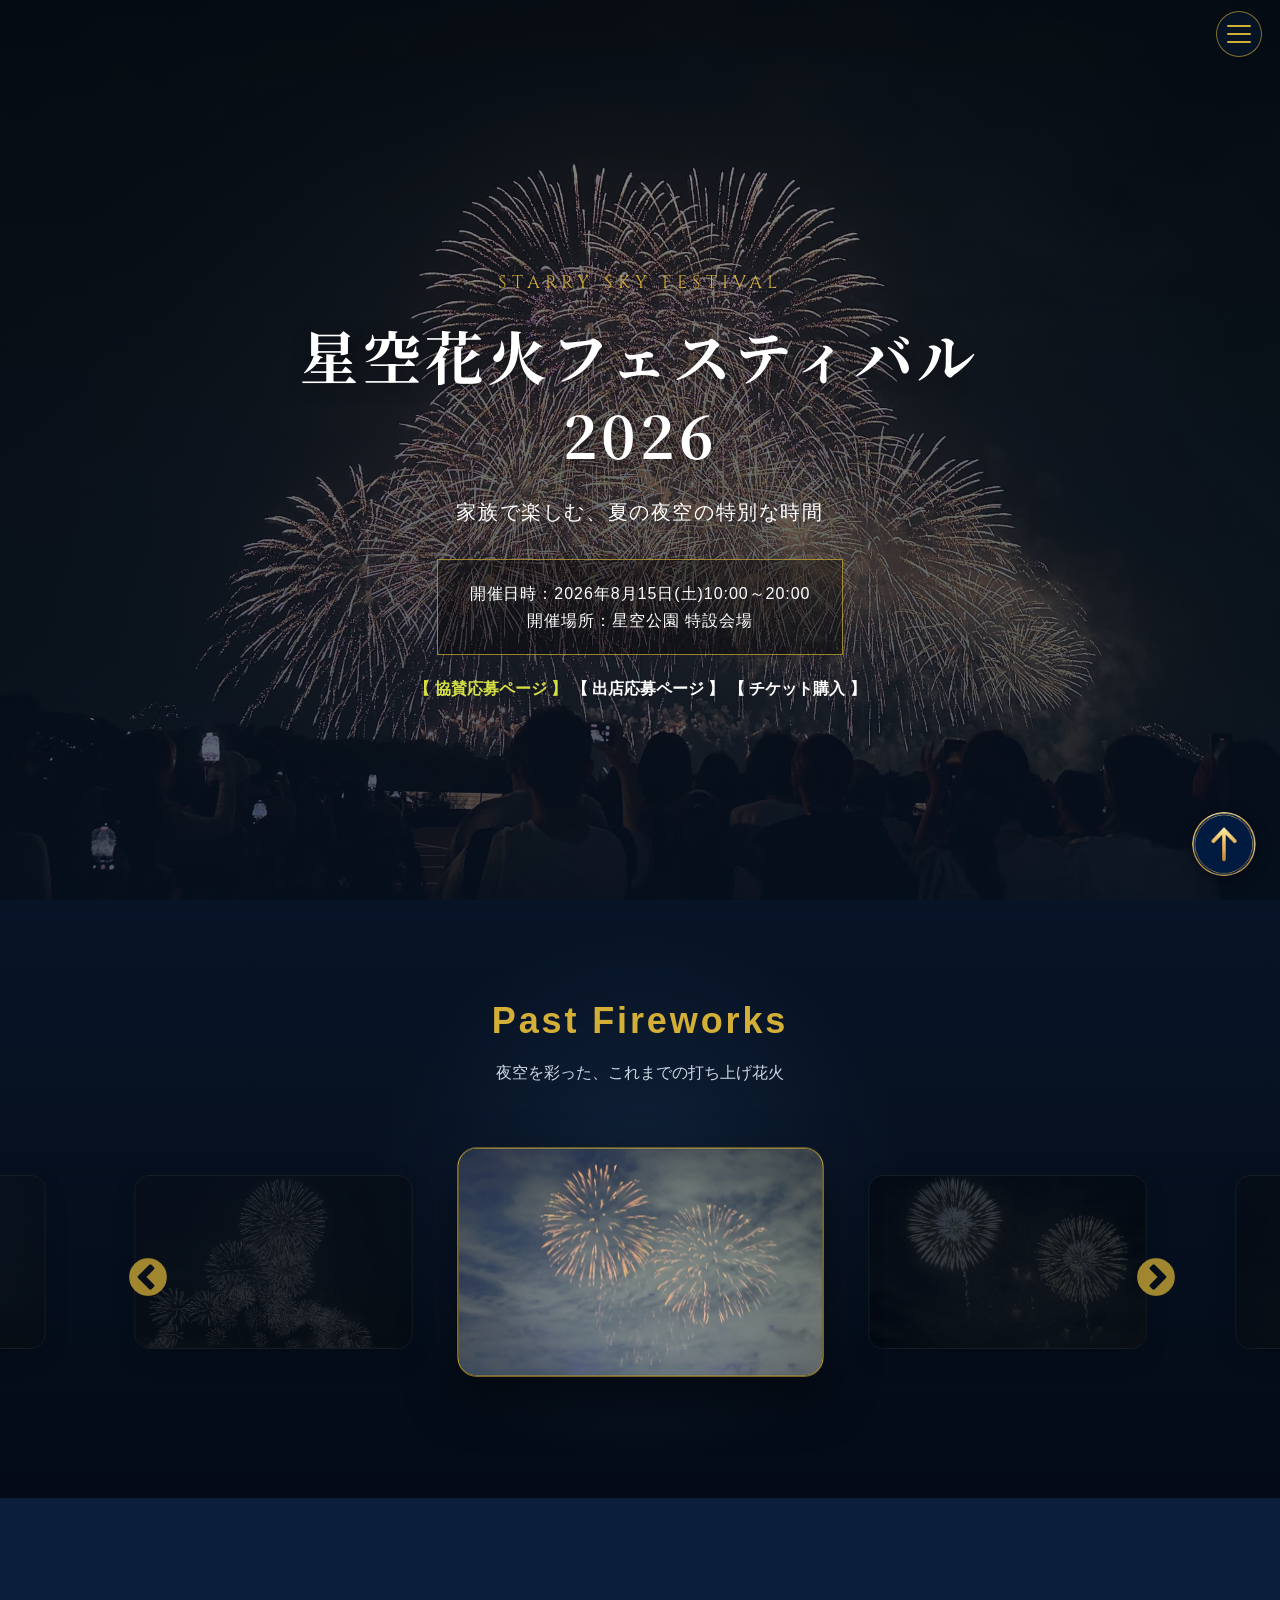
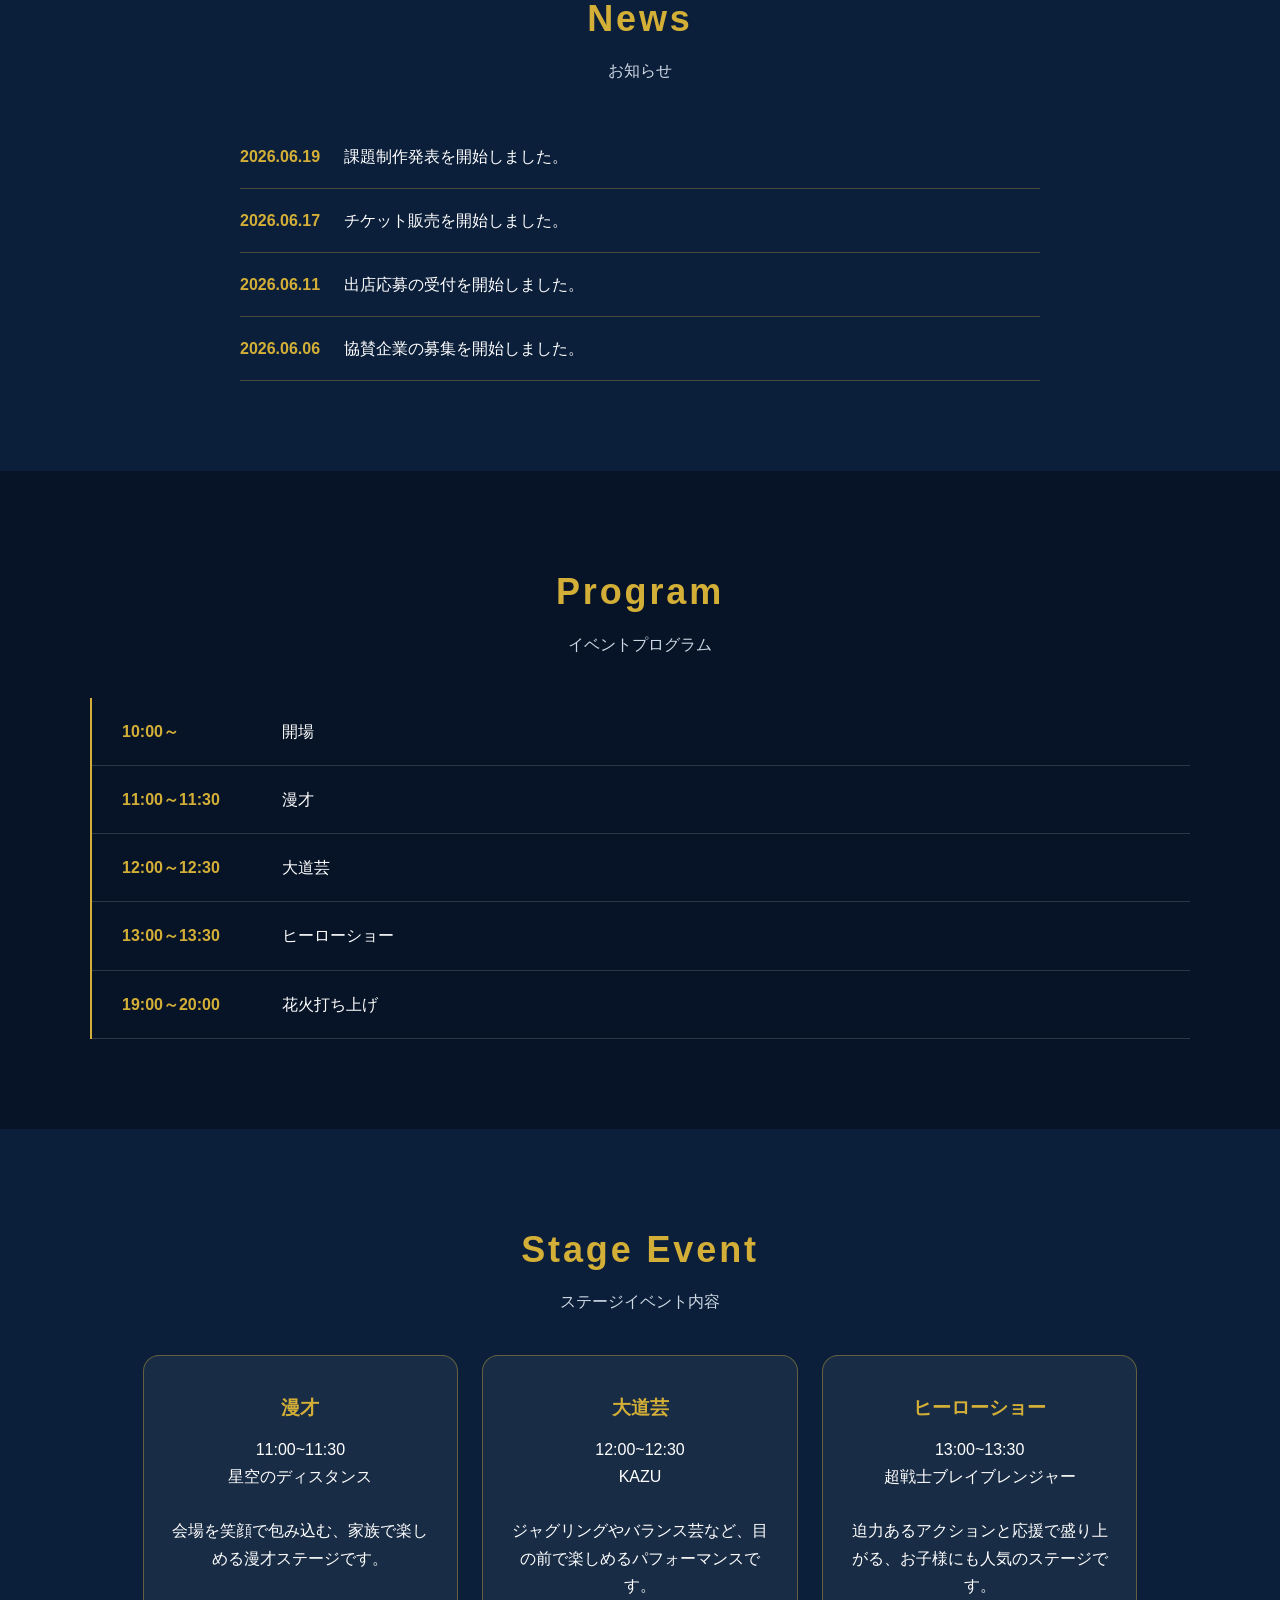
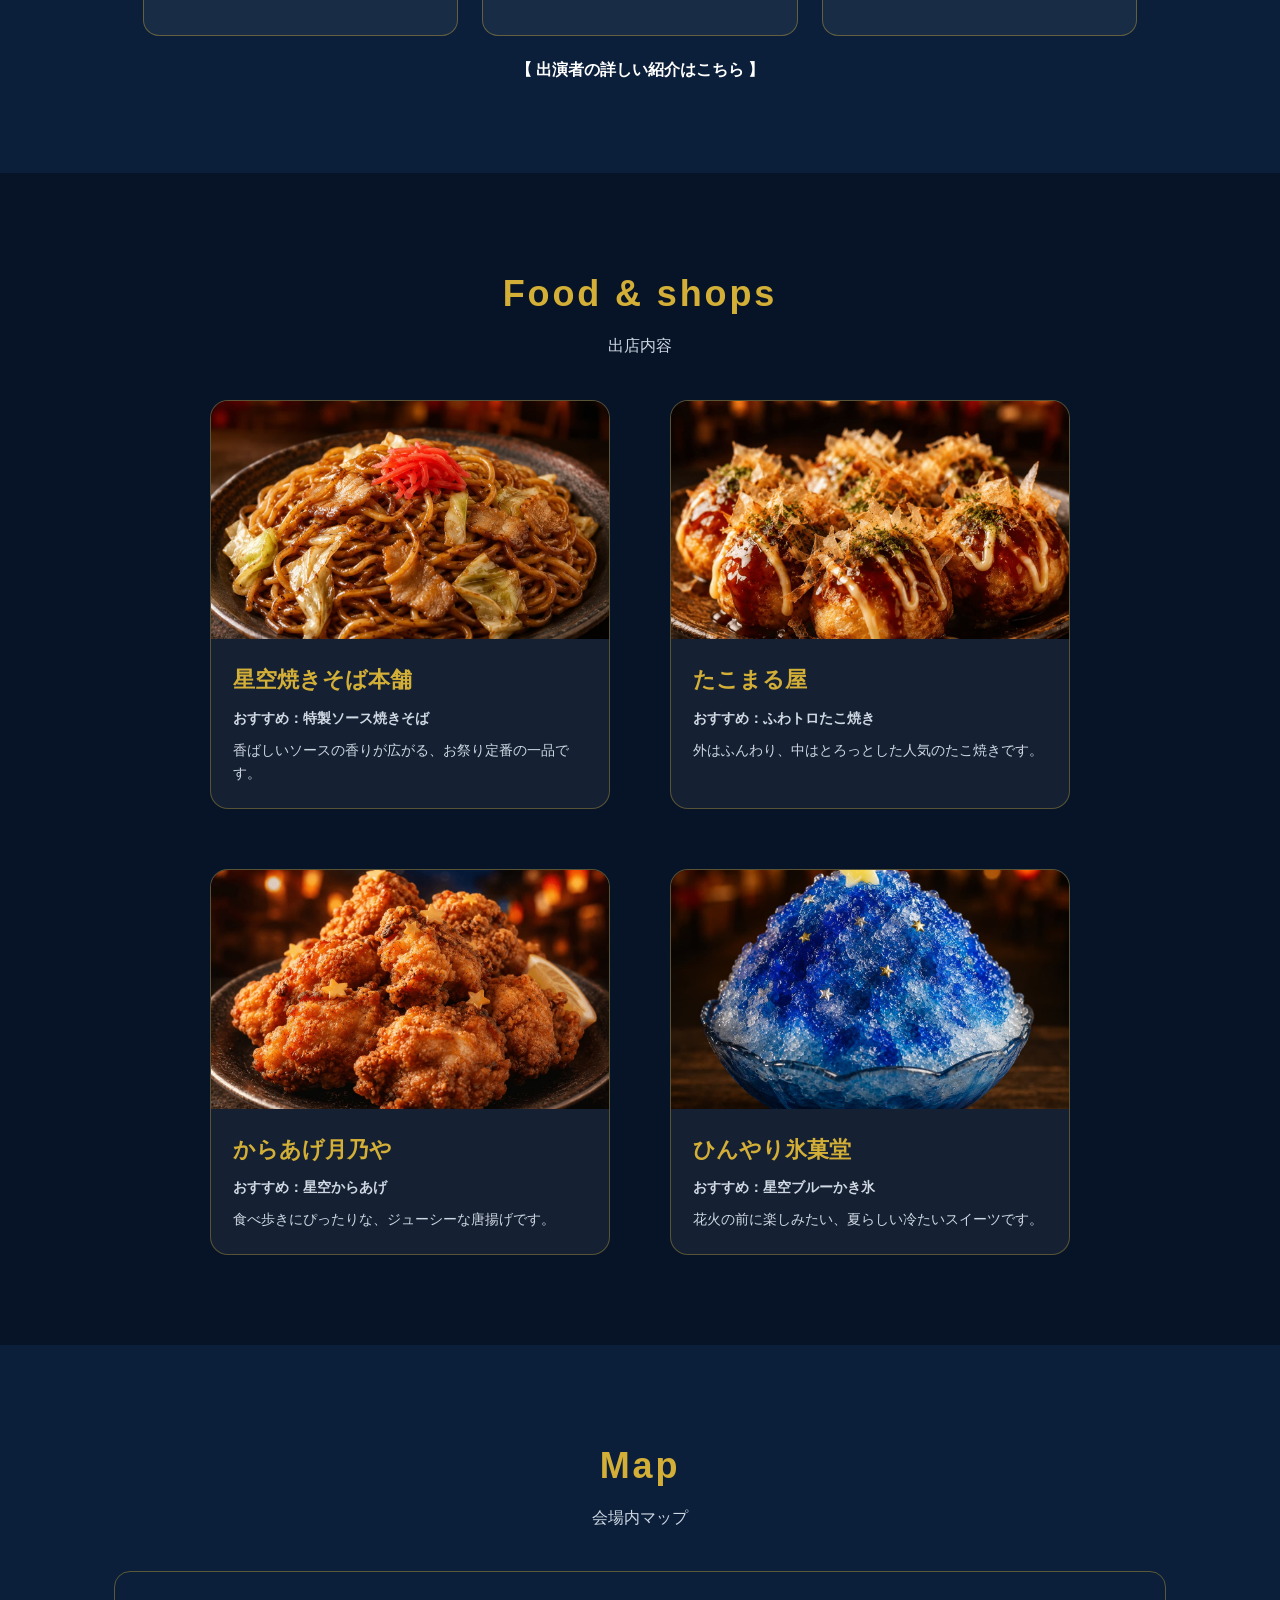
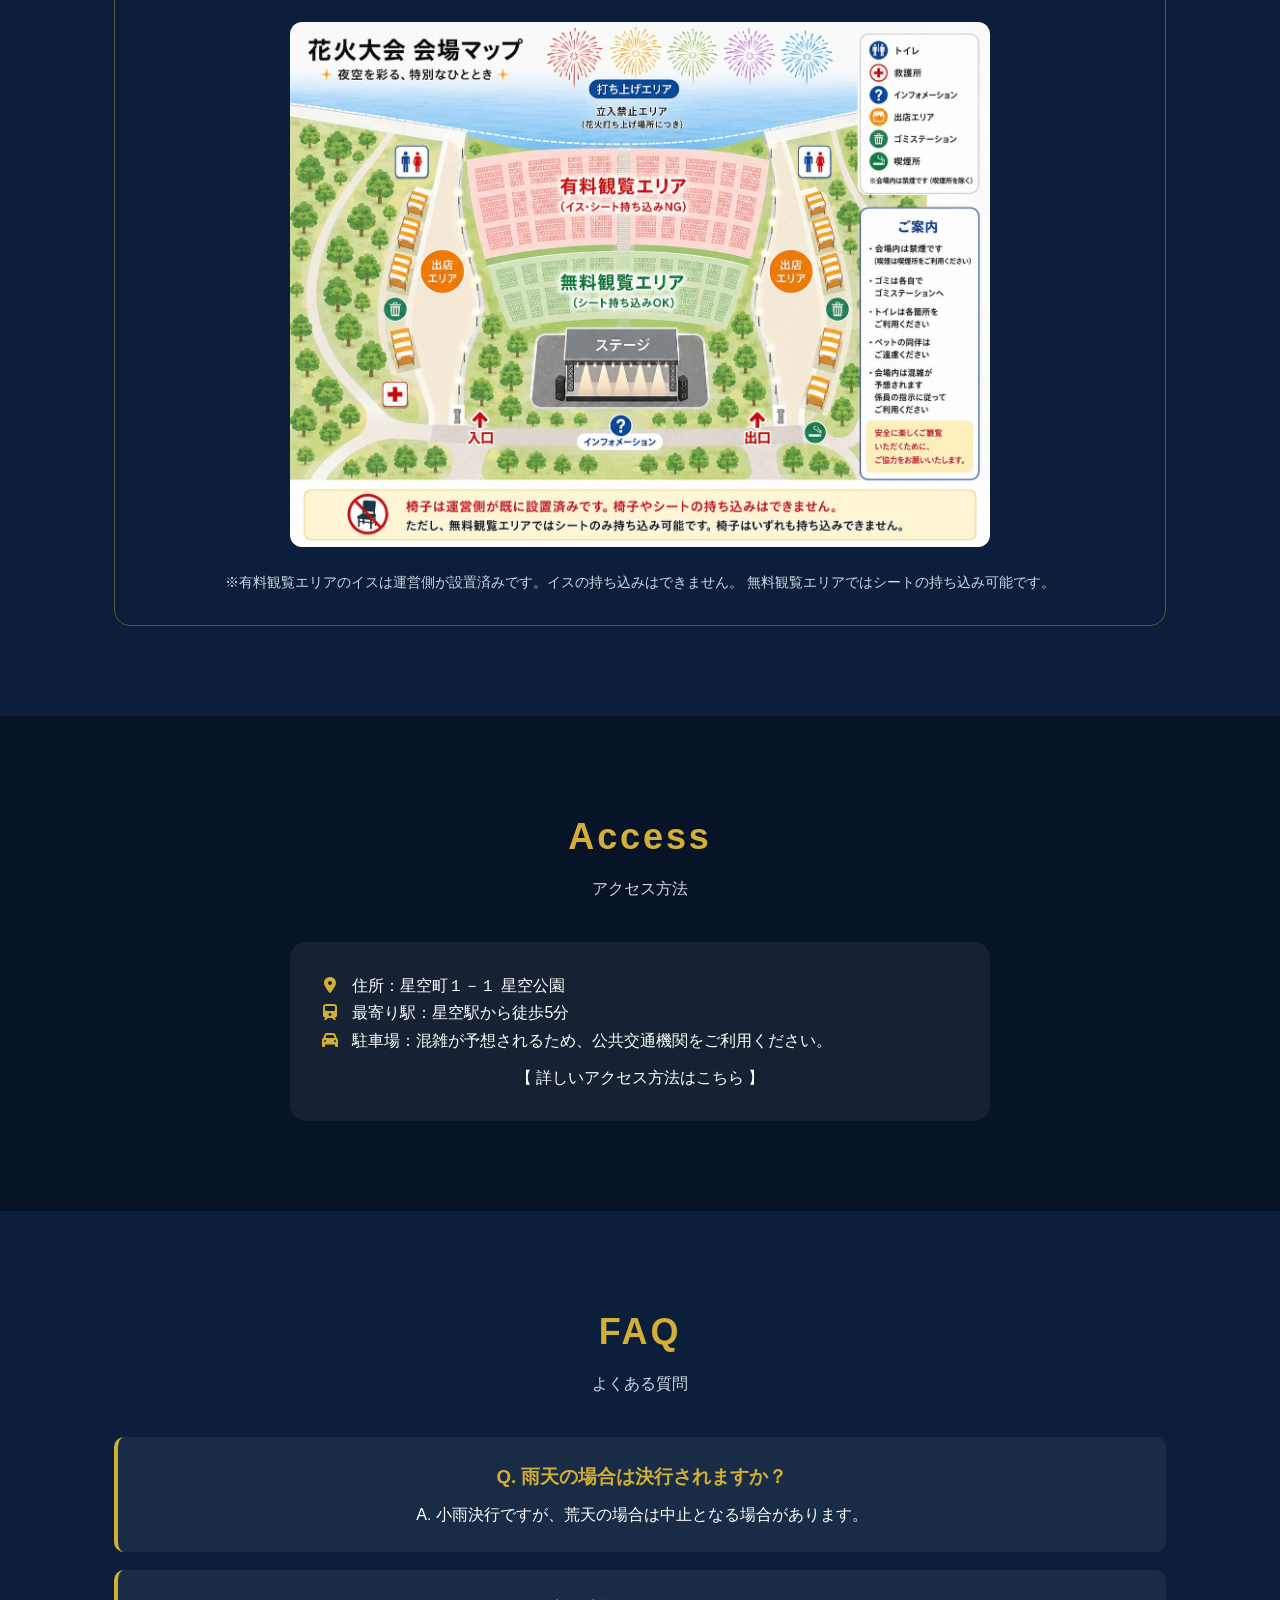
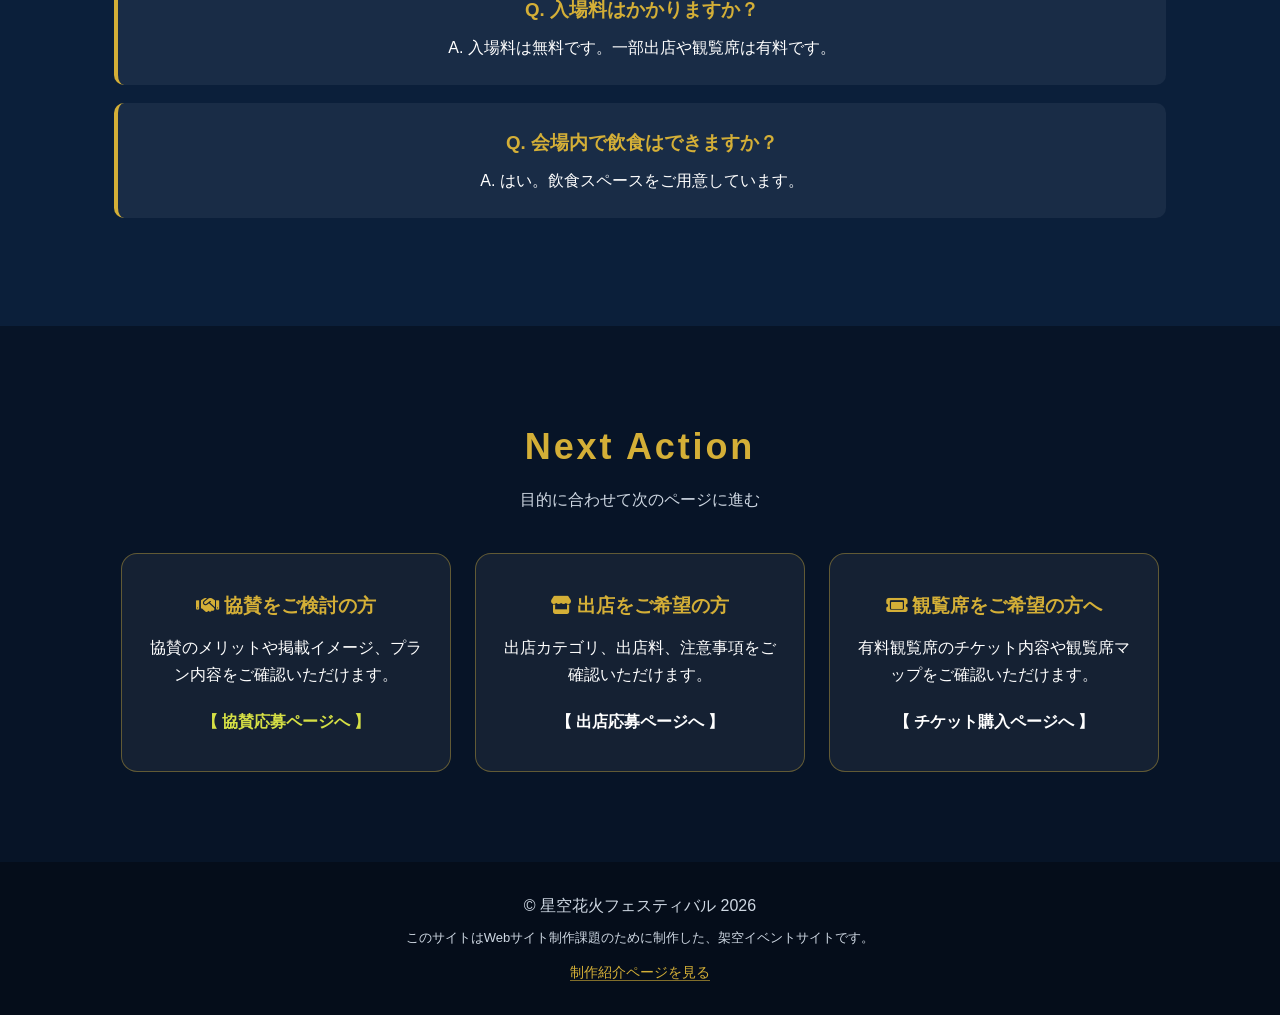
<file: index.html>
<!doctype html>
<html lang="ja">
  <head>
    <meta charset="UTF-8" />
    <meta name="viewport" content="width=device-width, initial-scale=1.0" />
    <!-- Google Fonts -->
    <link rel="preconnect" href="https://fonts.googleapis.com" />
    <link rel="preconnect" href="https://fonts.gstatic.com" crossorigin />
    <link
      href="https://fonts.googleapis.com/css2?family=Cinzel:wght@500;600;700&family=Noto+Serif+JP:wght@400;500;700&display=swap"
      rel="stylesheet"
    />
    <!-- Font Awesome -->
    <link
      rel="stylesheet"
      href="https://cdnjs.cloudflare.com/ajax/libs/font-awesome/6.5.1/css/all.min.css"
    />
    <!-- slick -->
    <link rel="stylesheet" type="text/css" href="slick/slick.css" />
    <link rel="stylesheet" type="text/css" href="slick/slick-theme.css" />
    <!-- 架空サイト -->
    <meta name="robots" content="nofollow, noindex" />
    <meta
      name="description"
      content="このサイトはWebサイト制作課題のために制作した、架空イベントの公式サイト風デモサイトです。"
    />
    <title>星空花火フェスティバル 2026｜課題制作用 架空イベントサイト</title>

    <!-- CSSファイルの読み込み -->
    <link rel="stylesheet" href="css/lightbox.css" />
    <link rel="stylesheet" href="style.css" />
  </head>
  <body id="top" class="home">
    <!-- ヘッダー -->
    <header class="header">
      <div class="header-inner">
        <h1 class="logo">
          <a
            href="index.html"
            aria-label="星空花火フェスティバル2026 トップページ"
          >
            <span class="logo-symbol" aria-hidden="true">✦</span>

            <span class="logo-title">
              <span class="logo-main">星空花火</span>
              <span class="logo-sub">フェスティバル</span>
            </span>

            <span class="logo-year">2026</span>
          </a>
        </h1>
        <ul class="pc-nav" aria-label="主要メニュー">
          <li>
            <a href="html/sponsor.html">
              <i class="fa-solid fa-handshake" aria-hidden="true"></i>
              <span>協賛</span>
            </a>
          </li>

          <li>
            <a href="html/ticket.html">
              <i class="fa-solid fa-ticket" aria-hidden="true"></i>
              <span>チケット</span>
            </a>
          </li>

          <li>
            <a href="html/demise.html">
              <i class="fa-solid fa-store" aria-hidden="true"></i>
              <span>出店</span>
            </a>
          </li>
        </ul>
      </div>
    </header>

    <button
      class="hamburger js-hamburger"
      type="button"
      aria-label="メニューを開く"
      aria-expanded="false"
      aria-controls="global-nav"
    >
      <span></span>
      <span></span>
      <span></span>
    </button>

    <nav id="global-nav" class="nav js-nav" aria-label="メインメニュー">
      <p class="nav-heading">QUICK LINKS</p>

      <ul class="nav-contact">
        <li>
          <a href="html/sponsor.html">
            <i class="fa-solid fa-handshake" aria-hidden="true"></i>
            <span>協賛</span>
          </a>
        </li>

        <li>
          <a href="html/ticket.html">
            <i class="fa-solid fa-ticket" aria-hidden="true"></i>
            <span>チケット</span>
          </a>
        </li>

        <li>
          <a href="html/demise.html">
            <i class="fa-solid fa-store" aria-hidden="true"></i>
            <span>出店</span>
          </a>
        </li>

        <li>
          <a href="html/contact.html">
            <i class="fa-solid fa-envelope" aria-hidden="true"></i>
            <span>お問い合わせ</span>
          </a>
        </li>
        <li>
          <a href="html/access.html">
            <i class="fa-solid fa-map-location-dot" aria-hidden="true"></i>
            <span>アクセス</span>
          </a>
        </li>

        <li>
          <a href="html/presentation.html">
            <i class="fa-solid fa-person-chalkboard" aria-hidden="true"></i>
            <span>HTML/CSS</span>
          </a>
        </li>
      </ul>

      <p class="nav-heading">EVENT INFO</p>

      <ul class="nav-event">
        <li><a href="#news">お知らせ</a></li>
        <li><a href="#program">プログラム</a></li>
        <li><a href="#stage">ステージ</a></li>
        <li><a href="#shop">出店内容</a></li>
        <li><a href="#map">会場内マップ</a></li>
        <li><a href="#access">アクセス</a></li>
        <li><a href="#faq">FAQ</a></li>
      </ul>
    </nav>
    <main>
      <!-- メインビジュアル -->
      <section class="hero">
        <div class="hero-content">
          <p class="hero-subtitle">Starry Sky Festival</p>
          <h2>星空花火フェスティバル 2026</h2>
          <p class="hero-text">家族で楽しむ、夏の夜空の特別な時間</p>

          <div class="event-info">
            <p>開催日時：2026年8月15日(土)10:00～20:00</p>
            <p>開催場所：星空公園 特設会場</p>
          </div>

          <div class="page-second">
            <a class="kyousan" href="html/sponsor.html">【 協賛応募ページ 】</a>
            <a href="html/demise.html">【 出店応募ページ 】</a>
            <a href="html/ticket.html">【 チケット購入 】</a>
          </div>
        </div>
      </section>

      <section class="section dark-section slider-section">
        <h2 class="section-title">Past Fireworks</h2>
        <p class="section-subtitle">夜空を彩った、これまでの打ち上げ花火</p>
        <div class="slider">
          <ul class="autoplay">
            <li>
              <a href="images/hanabi01.jpg" data-lightbox="hanabi">
                <img src="images/hanabi01.jpg" alt="hanabi01" />
              </a>
            </li>
            <li>
              <a href="images/hanabi02.jpg" data-lightbox="hanabi">
                <img src="images/hanabi02.jpg" alt="hanabi02" />
              </a>
            </li>
            <li>
              <a href="images/hanabi03.jpg" data-lightbox="hanabi">
                <img src="images/hanabi03.jpg" alt="hanabi03" />
              </a>
            </li>
            <li>
              <a href="images/hanabi04.jpg" data-lightbox="hanabi">
                <img src="images/hanabi04.jpg" alt="hanabi04" />
              </a>
            </li>
            <li>
              <a href="images/hanabi05.jpg" data-lightbox="hanabi">
                <img src="images/hanabi05.jpg" alt="hanabi05" />
              </a>
            </li>
            <li>
              <a href="images/hanabi06.jpg" data-lightbox="hanabi">
                <img src="images/hanabi06.jpg" alt="hanabi06" />
              </a>
            </li>
            <li>
              <a href="images/hanabi07.jpg" data-lightbox="hanabi">
                <img src="images/hanabi07.jpg" alt="hanabi07" />
              </a>
            </li>
            <li>
              <a href="images/hanabi08.jpg" data-lightbox="hanabi">
                <img src="images/hanabi08.jpg" alt="hanabi08" />
              </a>
            </li>
            <li>
              <a href="images/hanabi09.jpg" data-lightbox="hanabi">
                <img src="images/hanabi09.jpg" alt="hanabi09" />
              </a>
            </li>
          </ul>
        </div>
      </section>

      <section id="news" class="section">
        <h2 class="section-title">News</h2>
        <p class="section-subtitle">お知らせ</p>

        <div class="news-list">
          <article class="news-item">
            <span class="news-date">2026.06.19</span>
            <p>課題制作発表を開始しました。</p>
          </article>

          <article class="news-item">
            <span class="news-date">2026.06.17</span>
            <p>チケット販売を開始しました。</p>
          </article>

          <article class="news-item">
            <span class="news-date">2026.06.11</span>
            <p>出店応募の受付を開始しました。</p>
          </article>

          <article class="news-item">
            <span class="news-date">2026.06.06</span>
            <p>協賛企業の募集を開始しました。</p>
          </article>
        </div>
      </section>
      <!-- プログラム -->
      <section id="program" class="section dark-section">
        <h2 class="section-title">Program</h2>
        <p class="section-subtitle">イベントプログラム</p>

        <div class="timeline">
          <div class="timeline-item">
            <span class="time">10:00～</span>
            <p>開場</p>
          </div>
          <div class="timeline-item">
            <span class="time">11:00～11:30</span>
            <p>漫才</p>
          </div>
          <div class="timeline-item">
            <span class="time">12:00～12:30</span>
            <p>大道芸</p>
          </div>
          <div class="timeline-item">
            <span class="time">13:00～13:30</span>
            <p>ヒーローショー</p>
          </div>
          <div class="timeline-item">
            <span class="time">19:00～20:00</span>
            <p>花火打ち上げ</p>
          </div>
        </div>
      </section>

      <!-- ステージイベント -->
      <section id="stage" class="section">
        <h2 class="section-title">Stage Event</h2>
        <p class="section-subtitle">ステージイベント内容</p>

        <div class="card-area">
          <div class="card">
            <h3>漫才</h3>
            <p>11:00~11:30</p>
            <p>星空のディスタンス</p>
            <br />
            <p>会場を笑顔で包み込む、家族で楽しめる漫才ステージです。</p>
          </div>

          <div class="card">
            <h3>大道芸</h3>
            <p>12:00~12:30</p>
            <p>KAZU</p>
            <br />
            <p>
              ジャグリングやバランス芸など、目の前で楽しめるパフォーマンスです。
            </p>
          </div>

          <div class="card">
            <h3>ヒーローショー</h3>
            <p>13:00~13:30</p>
            <p>超戦士ブレイブレンジャー</p>
            <br />
            <p>
              迫力あるアクションと応援で盛り上がる、お子様にも人気のステージです。
            </p>
          </div>
        </div>
        <div class="page-second">
          <a href="html/stage-intro.html"> 【 出演者の詳しい紹介はこちら 】 </a>
        </div>
      </section>

      <!-- 出店 -->
      <section id="shop" class="section dark-section">
        <h2 class="section-title">Food & shops</h2>
        <p class="section-subtitle">出店内容</p>

        <div class="shop-list">
          <div class="shop-top-card">
            <a href="images/yakisoba.jpg" data-lightbox="shop">
              <img src="images/yakisoba.jpg" alt="焼きそば" />
            </a>
            <div class="shop-top-text">
              <h3>星空焼きそば本舗</h3>
              <p class="shop-recommend">おすすめ：特製ソース焼きそば</p>
              <p>香ばしいソースの香りが広がる、お祭り定番の一品です。</p>
            </div>
          </div>
          <div class="shop-top-card">
            <a href="images/takoyaki.jpg" data-lightbox="shop">
              <img src="images/takoyaki.jpg" alt="たこ焼き" />
            </a>
            <div class="shop-top-text">
              <h3>たこまる屋</h3>
              <p class="shop-recommend">おすすめ：ふわトロたこ焼き</p>
              <p>外はふんわり、中はとろっとした人気のたこ焼きです。</p>
            </div>
          </div>
          <div class="shop-top-card">
            <a href="images/karage.jpg" data-lightbox="shop">
              <img src="images/karage.jpg" alt="唐揚げ" />
            </a>
            <div class="shop-top-text">
              <h3>からあげ月乃や</h3>
              <p class="shop-recommend">おすすめ：星空からあげ</p>
              <p>食べ歩きにぴったりな、ジューシーな唐揚げです。</p>
            </div>
          </div>
          <div class="shop-top-card">
            <a href="images/kakigori.jpg" data-lightbox="shop">
              <img src="images/kakigori.jpg" alt="かき氷" />
            </a>
            <div class="shop-top-text">
              <h3>ひんやり氷菓堂</h3>
              <p class="shop-recommend">おすすめ：星空ブルーかき氷</p>
              <p>花火の前に楽しみたい、夏らしい冷たいスイーツです。</p>
            </div>
          </div>
        </div>
      </section>

      <!-- 会場マップ -->
      <section id="map" class="section">
        <h2 class="section-title">Map</h2>
        <p class="section-subtitle">会場内マップ</p>

        <div class="map-box">
          <a href="images/map.jpg" data-lightbox="map">
            <img src="images/map.jpg" alt="会場マップ" />
          </a>
          <p class="map-note">
            ※有料観覧エリアのイスは運営側が設置済みです。イスの持ち込みはできません。
            無料観覧エリアではシートの持ち込み可能です。
          </p>
        </div>
      </section>

      <!-- アクセス -->
      <section id="access" class="section dark-section">
        <h2 class="section-title">Access</h2>
        <p class="section-subtitle">アクセス方法</p>

        <div class="access-box">
          <p>
            <i class="fa-solid fa-location-dot" aria-hidden="true"></i>
            住所：星空町１－１ 星空公園
          </p>
          <p>
            <i class="fa-solid fa-train" aria-hidden="true"></i>
            最寄り駅：星空駅から徒歩5分
          </p>
          <p>
            <i class="fa-solid fa-car" aria-hidden="true"></i>
            駐車場：混雑が予想されるため、公共交通機関をご利用ください。
          </p>
          <div class="access-button">
            <p>
              <a href="html/access.html">【 詳しいアクセス方法はこちら 】</a>
            </p>
          </div>
        </div>
      </section>

      <!-- FAQ -->
      <section id="faq" class="section">
        <h2 class="section-title">FAQ</h2>
        <p class="section-subtitle">よくある質問</p>

        <div class="faq-item">
          <h3>Q. 雨天の場合は決行されますか？</h3>
          <p>A. 小雨決行ですが、荒天の場合は中止となる場合があります。</p>
        </div>

        <div class="faq-item">
          <h3>Q. 入場料はかかりますか？</h3>
          <p>A. 入場料は無料です。一部出店や観覧席は有料です。</p>
        </div>

        <div class="faq-item">
          <h3>Q. 会場内で飲食はできますか？</h3>
          <p>A. はい。飲食スペースをご用意しています。</p>
        </div>
      </section>

      <!-- 次のアクション -->
      <section class="section dark-section">
        <h2 class="section-title">Next Action</h2>
        <p class="section-subtitle">目的に合わせて次のページに進む</p>
        <div class="card-area">
          <div class="card">
            <h3>
              <i class="fa-solid fa-handshake" aria-hidden="true"></i>
              協賛をご検討の方
            </h3>
            <p>
              協賛のメリットや掲載イメージ、プラン内容をご確認いただけます。
            </p>
            <div class="page-second">
              <a class="kyousan" href="html/sponsor.html"
                >【 協賛応募ページへ 】</a
              >
            </div>
          </div>

          <div class="card">
            <h3>
              <i class="fa-solid fa-store" aria-hidden="true"></i>
              出店をご希望の方
            </h3>
            <p>出店カテゴリ、出店料、注意事項をご確認いただけます。</p>
            <div class="page-second">
              <a href="html/demise.html">【 出店応募ページへ 】</a>
            </div>
          </div>

          <div class="card">
            <h3>
              <i class="fa-solid fa-ticket" aria-hidden="true"></i>
              観覧席をご希望の方へ
            </h3>
            <p>有料観覧席のチケット内容や観覧席マップをご確認いただけます。</p>
            <div class="page-second">
              <a href="html/ticket.html">【 チケット購入ページへ 】</a>
            </div>
          </div>
        </div>
      </section>
    </main>

    <!-- フッター -->
    <footer class="footer">
      <p>&copy; 星空花火フェスティバル 2026</p>
      <p class="footer-note">
        このサイトはWebサイト制作課題のために制作した、架空イベントサイトです。
      </p>
      <p class="footer-presen">
        <a href="html/presentation.html">制作紹介ページを見る</a>
      </p>
    </footer>

    <!-- ページトップボタン -->
    <a href="#top" class="page-top-button" aria-label="ページトップへ戻る">
      <img src="images/page-top.png" alt="" />
    </a>

    <!-- jQuery -->
    <script src="https://ajax.googleapis.com/ajax/libs/jquery/3.6.0/jquery.min.js"></script>

    <!-- slick jQuery -->
    <script type="text/javascript" src="slick/slick.min.js"></script>
    <!-- LightBox -->
    <script src="js/lightbox.js"></script>
    <!-- JavaScript -->
    <script src="js/main.js"></script>
  </body>
</html>
</file>
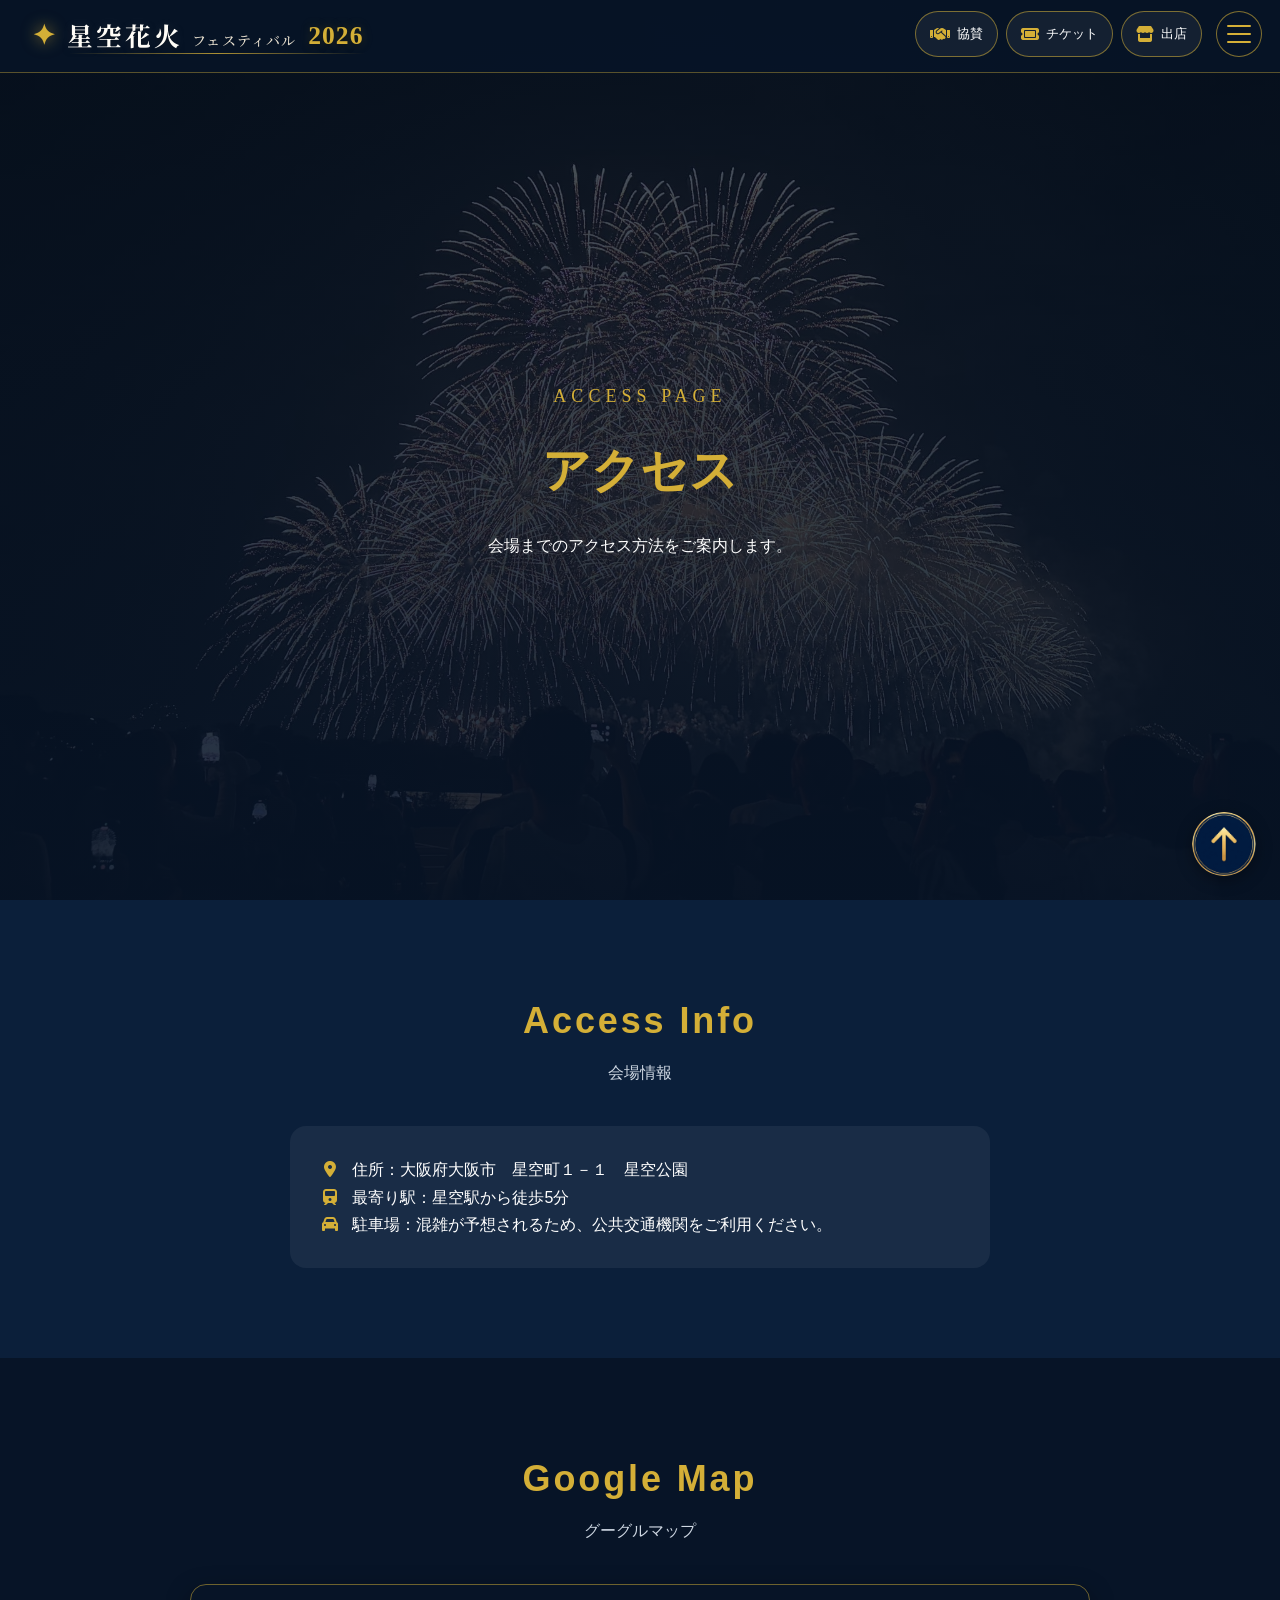
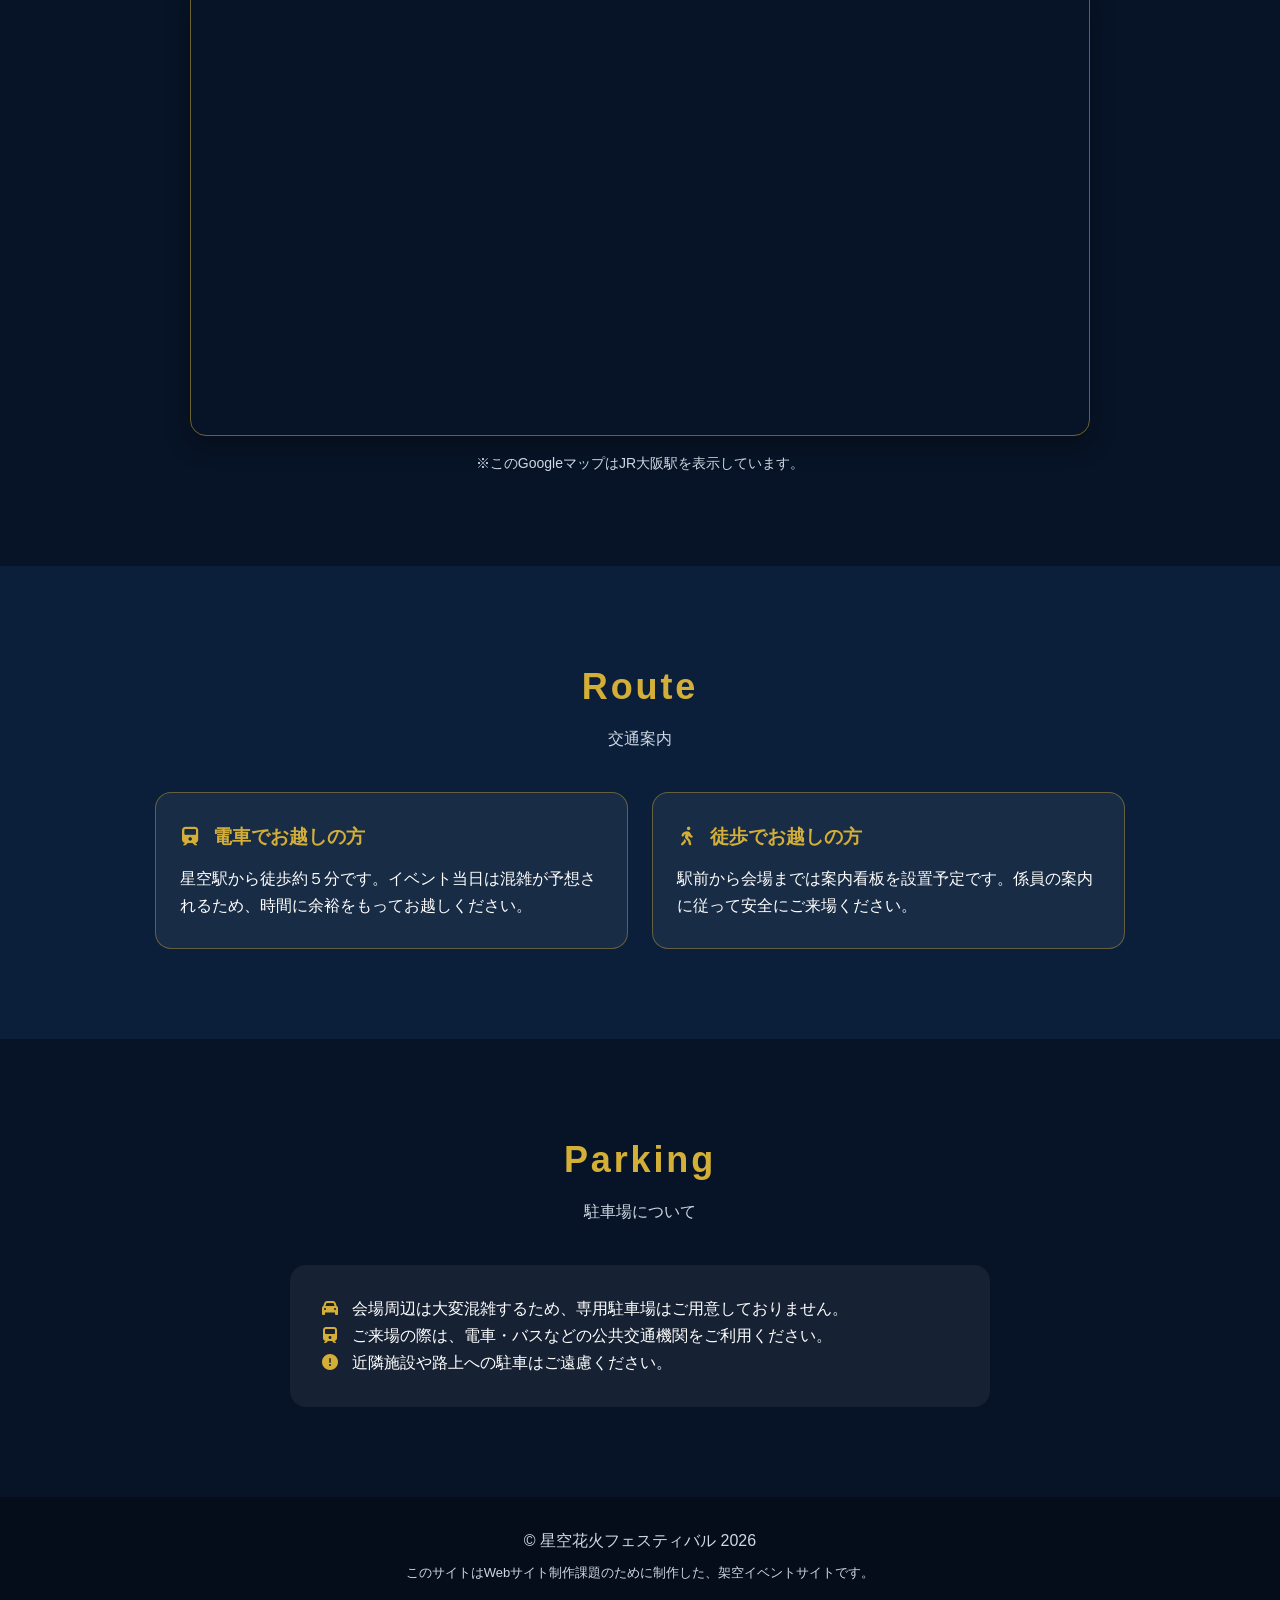
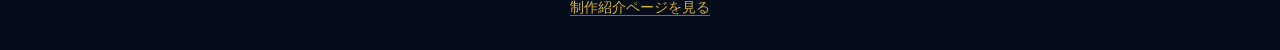
<file: html/access.html>
<!doctype html>
<html lang="ja">
  <head>
    <meta charset="UTF-8" />
    <meta name="viewport" content="width=device-width, initial-scale=1.0" />
    <!-- Google Fonts -->
    <link rel="preconnect" href="https://fonts.googleapis.com" />
    <link rel="preconnect" href="https://fonts.gstatic.com" crossorigin />
    <link
      href="https://fonts.googleapis.com/css2?family=Noto+Serif+JP:wght@400;500;700&display=swap"
      rel="stylesheet"
    />
    <!-- Font Awesome -->
    <link
      rel="stylesheet"
      href="https://cdnjs.cloudflare.com/ajax/libs/font-awesome/6.5.1/css/all.min.css"
    />
    <!-- slick -->
    <link rel="stylesheet" type="text/css" href="../slick/slick.css" />
    <link rel="stylesheet" type="text/css" href="../slick/slick-theme.css" />
    <!-- 架空サイト -->
    <meta name="robots" content="nofollow, noindex" />
    <meta
      name="description"
      content="このサイトはWebサイト制作課題のために制作した、架空イベントの公式サイト風デモサイトです。"
    />
    <title>アクセス｜課題制作用 架空イベントサイト</title>

    <!-- CSSファイルの読み込み -->
    <link rel="stylesheet" href="../style.css" />
  </head>
  <body id="top">
    <!-- ヘッダー -->
    <header class="header">
      <div class="header-inner">
        <h1 class="logo">
          <a
            href="../index.html"
            aria-label="星空花火フェスティバル2026 トップページ"
          >
            <span class="logo-symbol" aria-hidden="true">✦</span>

            <span class="logo-title">
              <span class="logo-main">星空花火</span>
              <span class="logo-sub">フェスティバル</span>
            </span>

            <span class="logo-year">2026</span>
          </a>
        </h1>
        <ul class="pc-nav" aria-label="主要メニュー">
          <li>
            <a href="sponsor.html">
              <i class="fa-solid fa-handshake" aria-hidden="true"></i>
              <span>協賛</span>
            </a>
          </li>

          <li>
            <a href="ticket.html">
              <i class="fa-solid fa-ticket" aria-hidden="true"></i>
              <span>チケット</span>
            </a>
          </li>

          <li>
            <a href="demise.html">
              <i class="fa-solid fa-store" aria-hidden="true"></i>
              <span>出店</span>
            </a>
          </li>
        </ul>
      </div>
    </header>

    <button
      class="hamburger js-hamburger"
      type="button"
      aria-label="メニューを開く"
      aria-expanded="false"
      aria-controls="global-nav"
    >
      <span></span>
      <span></span>
      <span></span>
    </button>

    <nav id="global-nav" class="nav js-nav" aria-label="メインメニュー">
      <p class="nav-heading">QUICK LINKS</p>

      <ul class="nav-contact">
        <li class="nav-home">
          <a href="../index.html">
            <i class="fa-solid fa-house" aria-hidden="true"></i>
            <span>トップページ</span>
          </a>
        </li>
        <li>
          <a href="sponsor.html">
            <i class="fa-solid fa-handshake" aria-hidden="true"></i>
            <span>協賛</span>
          </a>
        </li>

        <li>
          <a href="ticket.html">
            <i class="fa-solid fa-ticket" aria-hidden="true"></i>
            <span>チケット</span>
          </a>
        </li>

        <li>
          <a href="demise.html">
            <i class="fa-solid fa-store" aria-hidden="true"></i>
            <span>出店</span>
          </a>
        </li>

        <li>
          <a href="contact.html">
            <i class="fa-solid fa-envelope" aria-hidden="true"></i>
            <span>お問い合わせ</span>
          </a>
        </li>
      </ul>

      <p class="nav-heading">ACCESS INFO</p>

      <ul class="nav-event">
        <li><a href="#access">会場情報</a></li>
        <li><a href="#map">マップ</a></li>
        <li><a href="#route">交通案内</a></li>
        <li><a href="#parking">駐車場について</a></li>
      </ul>
    </nav>

    <main>
      <!-- メインビジュアル -->
      <section class="page-second-hero">
        <p class="hero-subtitle">Access Page</p>
        <h2>アクセス</h2>
        <p>会場までのアクセス方法をご案内します。</p>
      </section>

      <!-- アクセス概要 -->
      <section id="access" class="section">
        <h2 class="section-title">Access Info</h2>
        <p class="section-subtitle">会場情報</p>

        <div class="access-box">
          <p>
            <i class="fa-solid fa-location-dot" aria-hidden="true"></i>
            住所：大阪府大阪市　星空町１－１　星空公園
          </p>

          <p>
            <i class="fa-solid fa-train" aria-hidden="true"></i>
            最寄り駅：星空駅から徒歩5分
          </p>

          <p>
            <i class="fa-solid fa-car" aria-hidden="true"></i>
            駐車場：混雑が予想されるため、公共交通機関をご利用ください。
          </p>
        </div>
      </section>

      <!-- グーグルマップ -->
      <section id="map" class="section dark-section">
        <h2 class="section-title">Google Map</h2>
        <p class="section-subtitle">グーグルマップ</p>

        <div class="google-map">
          <iframe
            src="https://www.google.com/maps/embed?pb=!1m18!1m12!1m3!1d1640.0534137202594!2d135.4948562587219!3d34.7024854!2m3!1f0!2f0!3f0!3m2!1i1024!2i768!4f13.1!3m3!1m2!1s0x6000e68d95e3a70b%3A0x1baec822e859c84a!2z5aSn6Ziq6aeF!5e0!3m2!1sja!2sjp!4v1781676280677!5m2!1sja!2sjp"
            width="600"
            height="450"
            style="border: 0"
            allowfullscreen=""
            loading="lazy"
            referrerpolicy="no-referrer-when-downgrade"
          ></iframe>
        </div>

        <p class="map-note">※このGoogleマップはJR大阪駅を表示しています。</p>
      </section>

      <!-- 交通案内 -->
      <section id="route" class="section">
        <h2 class="section-title">Route</h2>
        <p class="section-subtitle">交通案内</p>

        <div class="access-guide">
          <div class="access-guide-card">
            <h3>
              <i class="fa-solid fa-train" aria-hidden="true"></i>
              電車でお越しの方
            </h3>
            <p>
              星空駅から徒歩約５分です。イベント当日は混雑が予想されるため、時間に余裕をもってお越しください。
            </p>
          </div>

          <div class="access-guide-card">
            <h3>
              <i class="fa-solid fa-person-walking" aria-hidden="true"></i>
              徒歩でお越しの方
            </h3>
            <p>
              駅前から会場までは案内看板を設置予定です。係員の案内に従って安全にご来場ください。
            </p>
          </div>
        </div>
      </section>

      <section id="parking" class="section dark-section">
        <h2 class="section-title">Parking</h2>
        <p class="section-subtitle">駐車場について</p>

        <div class="access-box">
          <p>
            <i class="fa-solid fa-car" aria-hidden="true"></i>
            会場周辺は大変混雑するため、専用駐車場はご用意しておりません。
          </p>

          <p>
            <i class="fa-solid fa-train" aria-hidden="true"></i>
            ご来場の際は、電車・バスなどの公共交通機関をご利用ください。
          </p>

          <p>
            <i class="fa-solid fa-circle-exclamation" aria-hidden="true"></i>
            近隣施設や路上への駐車はご遠慮ください。
          </p>
        </div>
      </section>
    </main>

    <!-- フッター -->
    <footer class="footer">
      <p>&copy; 星空花火フェスティバル 2026</p>
      <p class="footer-note">
        このサイトはWebサイト制作課題のために制作した、架空イベントサイトです。
      </p>
      <p class="footer-presen">
        <a href="presentation.html">制作紹介ページを見る</a>
      </p>
    </footer>

    <!-- ページトップボタン -->
    <a href="#top" class="page-top-button" aria-label="ページトップへ戻る">
      <img src="../images/page-top.png" alt="" />
    </a>

    <!-- jQuery -->
    <script src="https://ajax.googleapis.com/ajax/libs/jquery/3.6.0/jquery.min.js"></script>

    <!-- slick jQuery -->
    <script type="text/javascript" src="../slick/slick.min.js"></script>

    <!-- JavaScript -->
    <script src="../js/main.js"></script>
  </body>
</html>
</file>
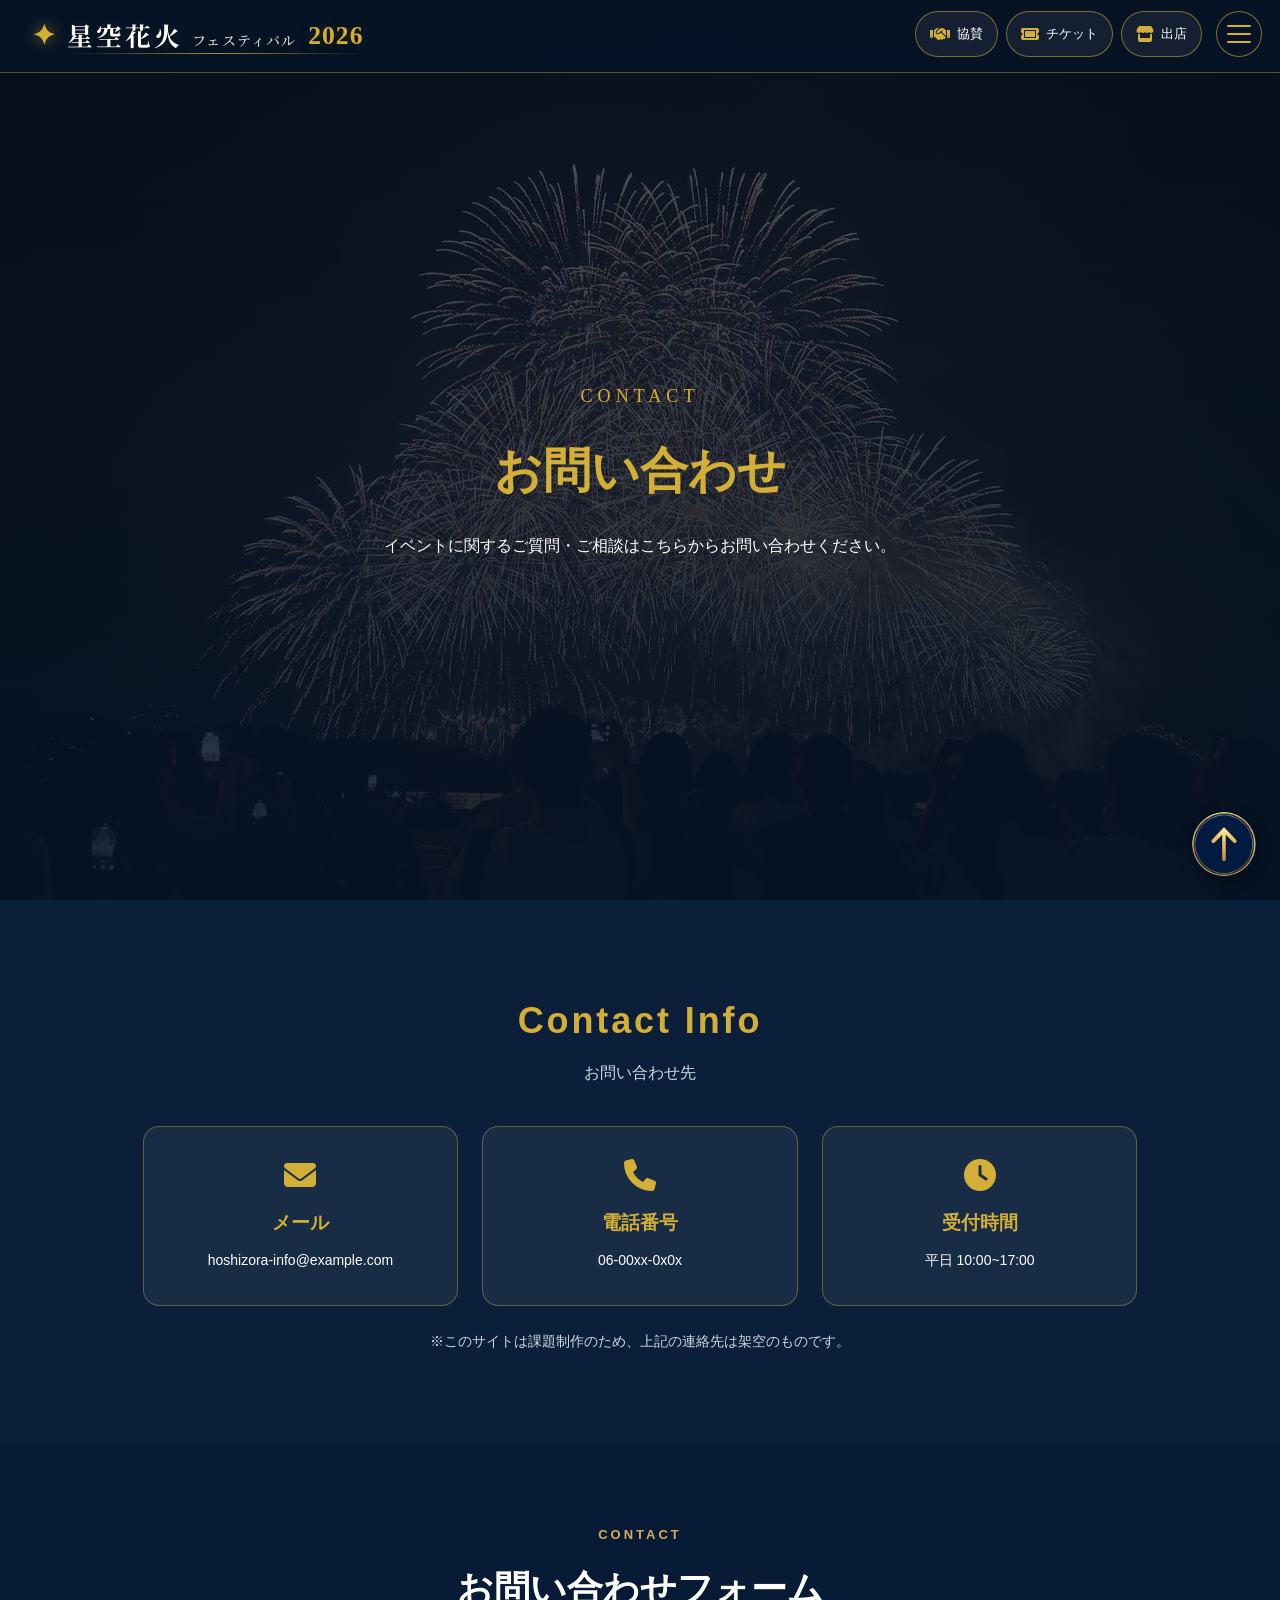
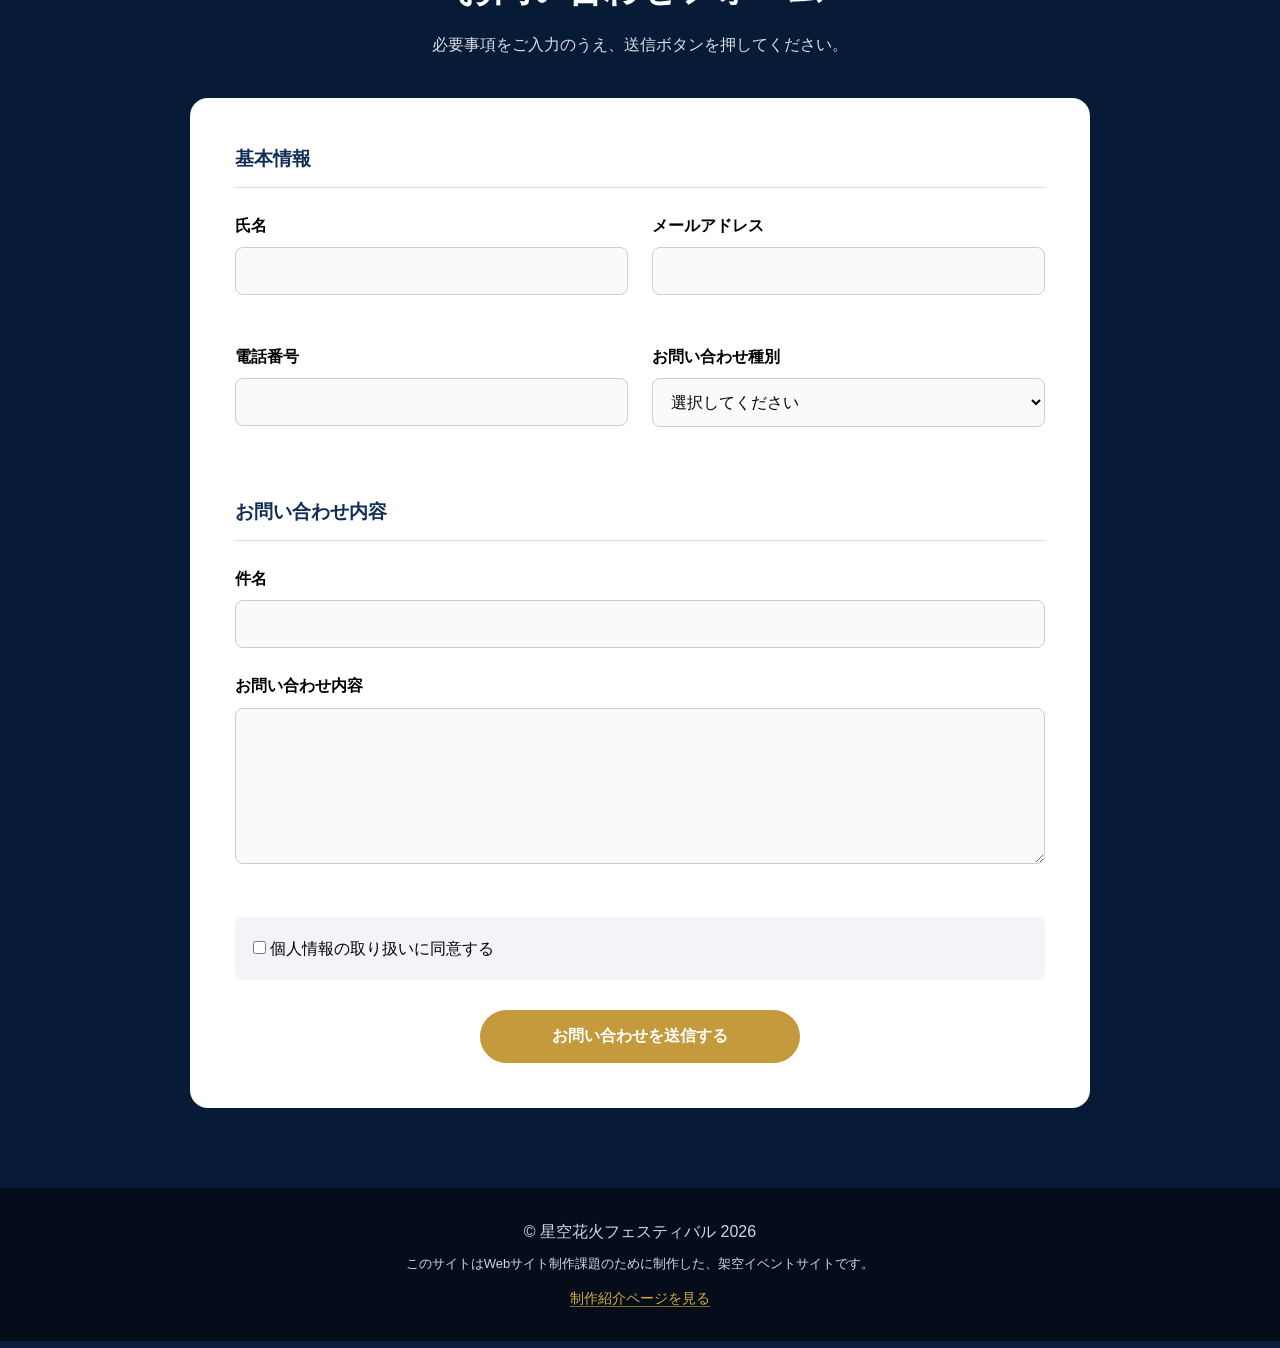
<file: html/contact.html>
<!doctype html>
<html lang="ja">
  <head>
    <meta charset="UTF-8" />
    <meta name="viewport" content="width=device-width, initial-scale=1.0" />
    <!-- Google Fonts -->
    <link rel="preconnect" href="https://fonts.googleapis.com" />
    <link rel="preconnect" href="https://fonts.gstatic.com" crossorigin />
    <link
      href="https://fonts.googleapis.com/css2?family=Noto+Serif+JP:wght@400;500;700&display=swap"
      rel="stylesheet"
    />
    <!-- Font Awesome -->
    <link
      rel="stylesheet"
      href="https://cdnjs.cloudflare.com/ajax/libs/font-awesome/6.5.1/css/all.min.css"
    />
    <!-- slick -->
    <link rel="stylesheet" type="text/css" href="../slick/slick.css" />
    <link rel="stylesheet" type="text/css" href="../slick/slick-theme.css" />
    <!-- 架空サイト -->
    <meta name="robots" content="nofollow, noindex" />
    <meta
      name="description"
      content="このサイトはWebサイト制作課題のために制作した、架空イベントの公式サイト風デモサイトです。"
    />
    <title>お問い合わせ｜課題制作用 架空イベントサイト</title>

    <!-- CSSファイルの読み込み -->
    <link rel="stylesheet" href="../style.css" />
  </head>
  <body id="top">
    <!-- ヘッダー -->
    <header class="header">
      <div class="header-inner">
        <h1 class="logo">
          <a
            href="../index.html"
            aria-label="星空花火フェスティバル2026 トップページ"
          >
            <span class="logo-symbol" aria-hidden="true">✦</span>

            <span class="logo-title">
              <span class="logo-main">星空花火</span>
              <span class="logo-sub">フェスティバル</span>
            </span>

            <span class="logo-year">2026</span>
          </a>
        </h1>
        <ul class="pc-nav" aria-label="主要メニュー">
          <li>
            <a href="sponsor.html">
              <i class="fa-solid fa-handshake" aria-hidden="true"></i>
              <span>協賛</span>
            </a>
          </li>

          <li>
            <a href="ticket.html">
              <i class="fa-solid fa-ticket" aria-hidden="true"></i>
              <span>チケット</span>
            </a>
          </li>

          <li>
            <a href="demise.html">
              <i class="fa-solid fa-store" aria-hidden="true"></i>
              <span>出店</span>
            </a>
          </li>
        </ul>
      </div>
    </header>

    <button
      class="hamburger js-hamburger"
      type="button"
      aria-label="メニューを開く"
      aria-expanded="false"
      aria-controls="global-nav"
    >
      <span></span>
      <span></span>
      <span></span>
    </button>

    <nav id="global-nav" class="nav js-nav" aria-label="メインメニュー">
      <p class="nav-heading">QUICK LINKS</p>

      <ul class="nav-contact">
        <li class="nav-home">
          <a href="../index.html">
            <i class="fa-solid fa-house" aria-hidden="true"></i>
            <span>トップページ</span>
          </a>
        </li>

        <li>
          <a href="sponsor.html">
            <i class="fa-solid fa-handshake" aria-hidden="true"></i>
            <span>協賛</span>
          </a>
        </li>

        <li>
          <a href="ticket.html">
            <i class="fa-solid fa-ticket" aria-hidden="true"></i>
            <span>チケット</span>
          </a>
        </li>

        <li>
          <a href="demise.html">
            <i class="fa-solid fa-store" aria-hidden="true"></i>
            <span>出店</span>
          </a>
        </li>

        <li>
          <a href="access.html">
            <i class="fa-solid fa-map-location-dot" aria-hidden="true"></i>
            <span>アクセス</span>
          </a>
        </li>
      </ul>

      <p class="nav-heading">CONTACT INFO</p>

      <ul class="nav-event">
        <li><a href="#contact-info">お問い合わせ先</a></li>
        <li><a href="#form">お問い合わせフォーム</a></li>
        <li><a href="../index.html">【トップへ戻る】</a></li>
      </ul>
    </nav>
    <main>
      <!-- メインビジュアル -->
      <section class="page-second-hero">
        <p class="hero-subtitle">Contact</p>
        <h2>お問い合わせ</h2>
        <p>イベントに関するご質問・ご相談はこちらからお問い合わせください。</p>
      </section>

      <!-- お問い合わせ先 -->
      <section id="contact-info" class="section">
        <h2 class="section-title">Contact Info</h2>
        <p class="section-subtitle">お問い合わせ先</p>

        <div class="contact-card-area">
          <div class="contact-card">
            <i class="fa-solid fa-envelope" aria-hidden="true"></i>
            <h3>メール</h3>
            <p>hoshizora-info@example.com</p>
          </div>

          <div class="contact-card">
            <i class="fa-solid fa-phone" aria-hidden="true"></i>
            <h3>電話番号</h3>
            <p>06-00xx-0x0x</p>
          </div>

          <div class="contact-card">
            <i class="fa-solid fa-clock" aria-hidden="true"></i>
            <h3>受付時間</h3>
            <p>平日 10:00~17:00</p>
          </div>
        </div>

        <p class="contact-note">
          ※このサイトは課題制作のため、上記の連絡先は架空のものです。
        </p>
      </section>

      <!-- お問い合わせフォーム -->
      <section id="form" class="form-section">
        <div class="form-container">
          <div class="form-title">
            <p>CONTACT</p>
            <h2>お問い合わせフォーム</h2>
            <p>必要事項をご入力のうえ、送信ボタンを押してください。</p>
          </div>

          <form action="error-page.html" method="get">
            <!-- 基本情報 -->
            <div class="form-block">
              <h3>基本情報</h3>
              <div class="form-grid">
                <div class="form-item">
                  <label for="name">氏名</label>
                  <input type="text" id="name" name="name" />
                </div>

                <div class="form-item">
                  <label for="email">メールアドレス</label>
                  <input type="email" id="email" name="email" />
                </div>

                <div class="form-item">
                  <label for="tel">電話番号</label>
                  <input type="tel" id="tel" name="tel" />
                </div>

                <div class="form-item">
                  <label for="category">お問い合わせ種別</label>
                  <select id="category" name="category">
                    <option value="">選択してください</option>
                    <option value="ticket">チケットについて</option>
                    <option value="sponsor">協賛について</option>
                    <option value="shop">出店について</option>
                    <option value="access">アクセスについて</option>
                    <option value="other">その他</option>
                  </select>
                </div>
              </div>
            </div>

            <!-- お問い合わせ内容 -->
            <div class="form-block">
              <h3>お問い合わせ内容</h3>

              <div class="form-item">
                <label for="subject">件名</label>
                <input type="text" id="subject" name="subject" />
              </div>

              <div class="form-item">
                <label for="message">お問い合わせ内容</label>
                <textarea id="message" name="message" rows="7"></textarea>
              </div>
            </div>

            <!-- 同意 -->
            <div class="form-agreement">
              <label>
                <input type="checkbox" name="agreement" />
                個人情報の取り扱いに同意する
              </label>
            </div>

            <!-- 送信ボタン -->
            <div class="form-submit">
              <button type="submit">お問い合わせを送信する</button>
            </div>
          </form>
        </div>
      </section>
    </main>

    <!-- フッター -->
    <footer class="footer">
      <p>&copy; 星空花火フェスティバル 2026</p>
      <p class="footer-note">
        このサイトはWebサイト制作課題のために制作した、架空イベントサイトです。
      </p>
      <p class="footer-presen">
        <a href="presentation.html">制作紹介ページを見る</a>
      </p>
    </footer>

    <!-- ページトップボタン -->
    <a href="#top" class="page-top-button" aria-label="ページトップへ戻る">
      <img src="../images/page-top.png" alt="" />
    </a>

    <!-- jQuery -->
    <script src="https://ajax.googleapis.com/ajax/libs/jquery/3.6.0/jquery.min.js"></script>

    <!-- slick jQuery -->
    <script type="text/javascript" src="../slick/slick.min.js"></script>

    <!-- JavaScript -->
    <script src="../js/main.js"></script>
  </body>
</html>
</file>
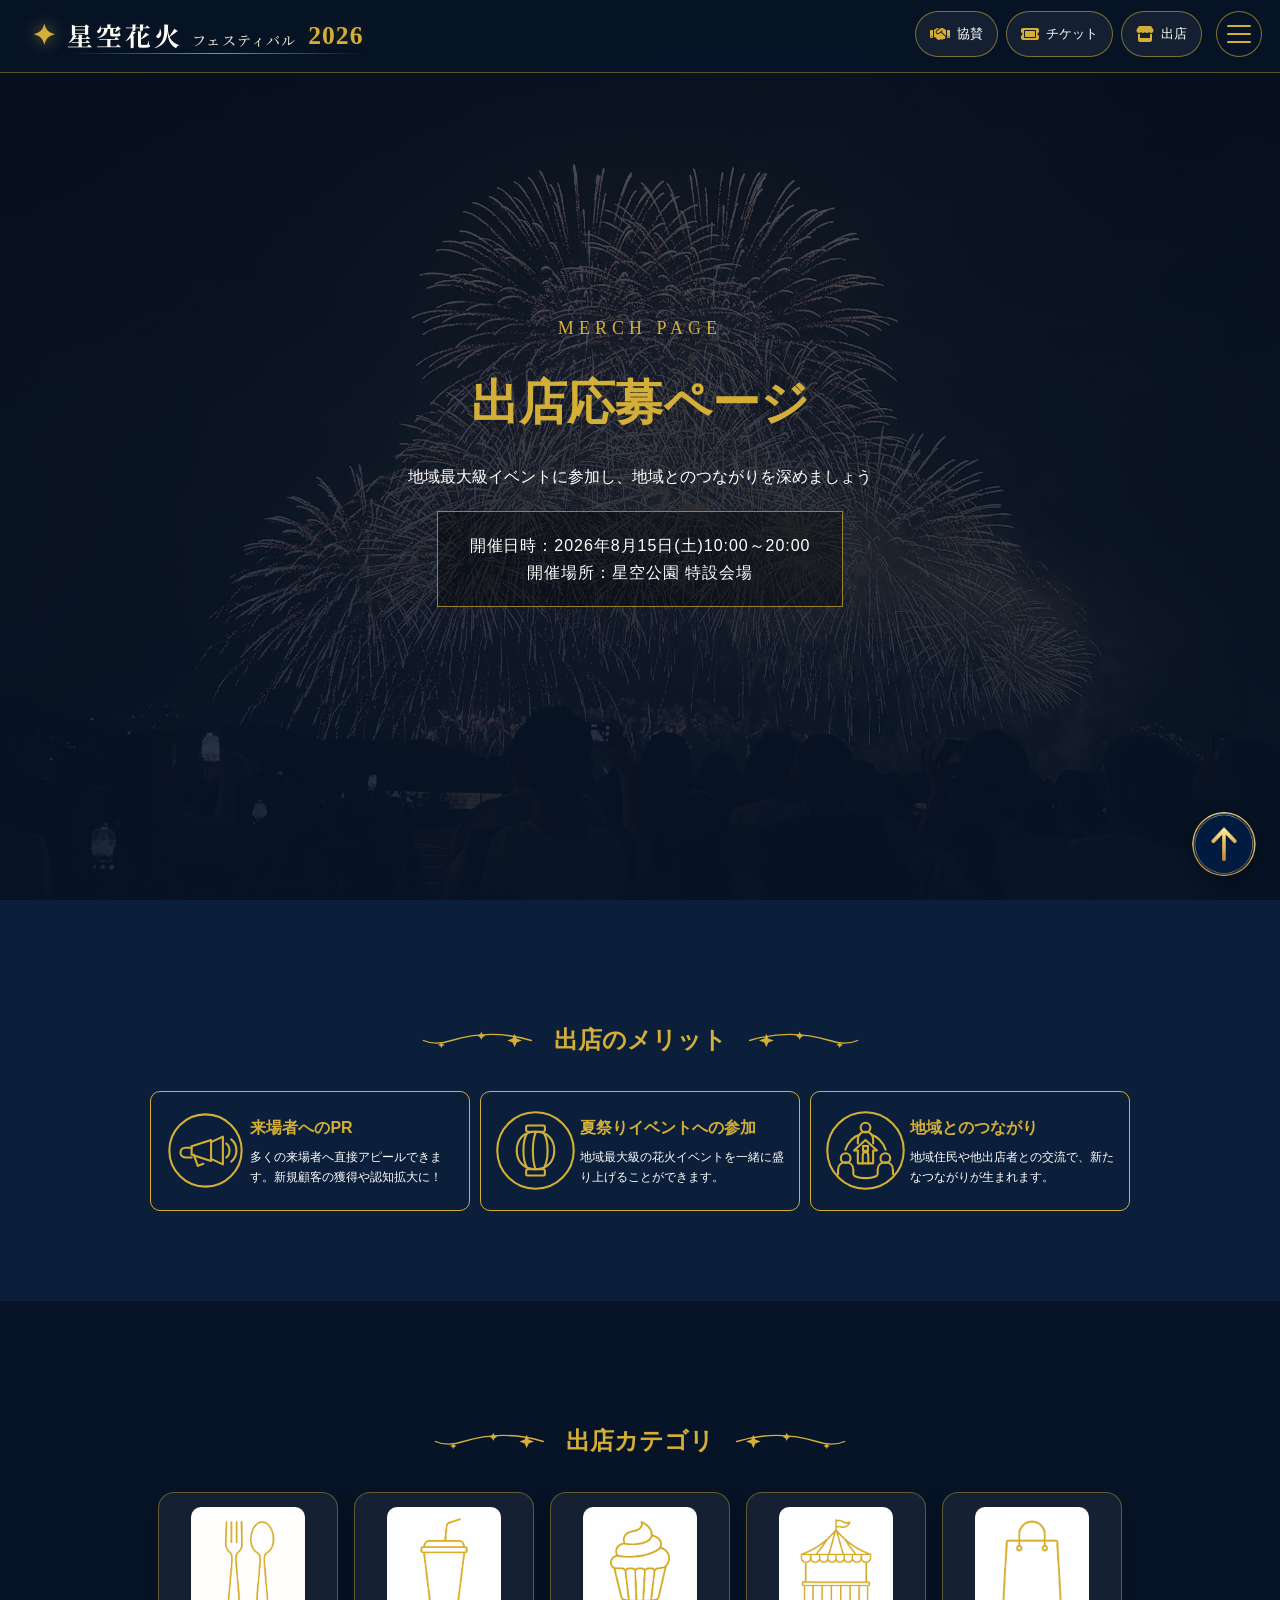
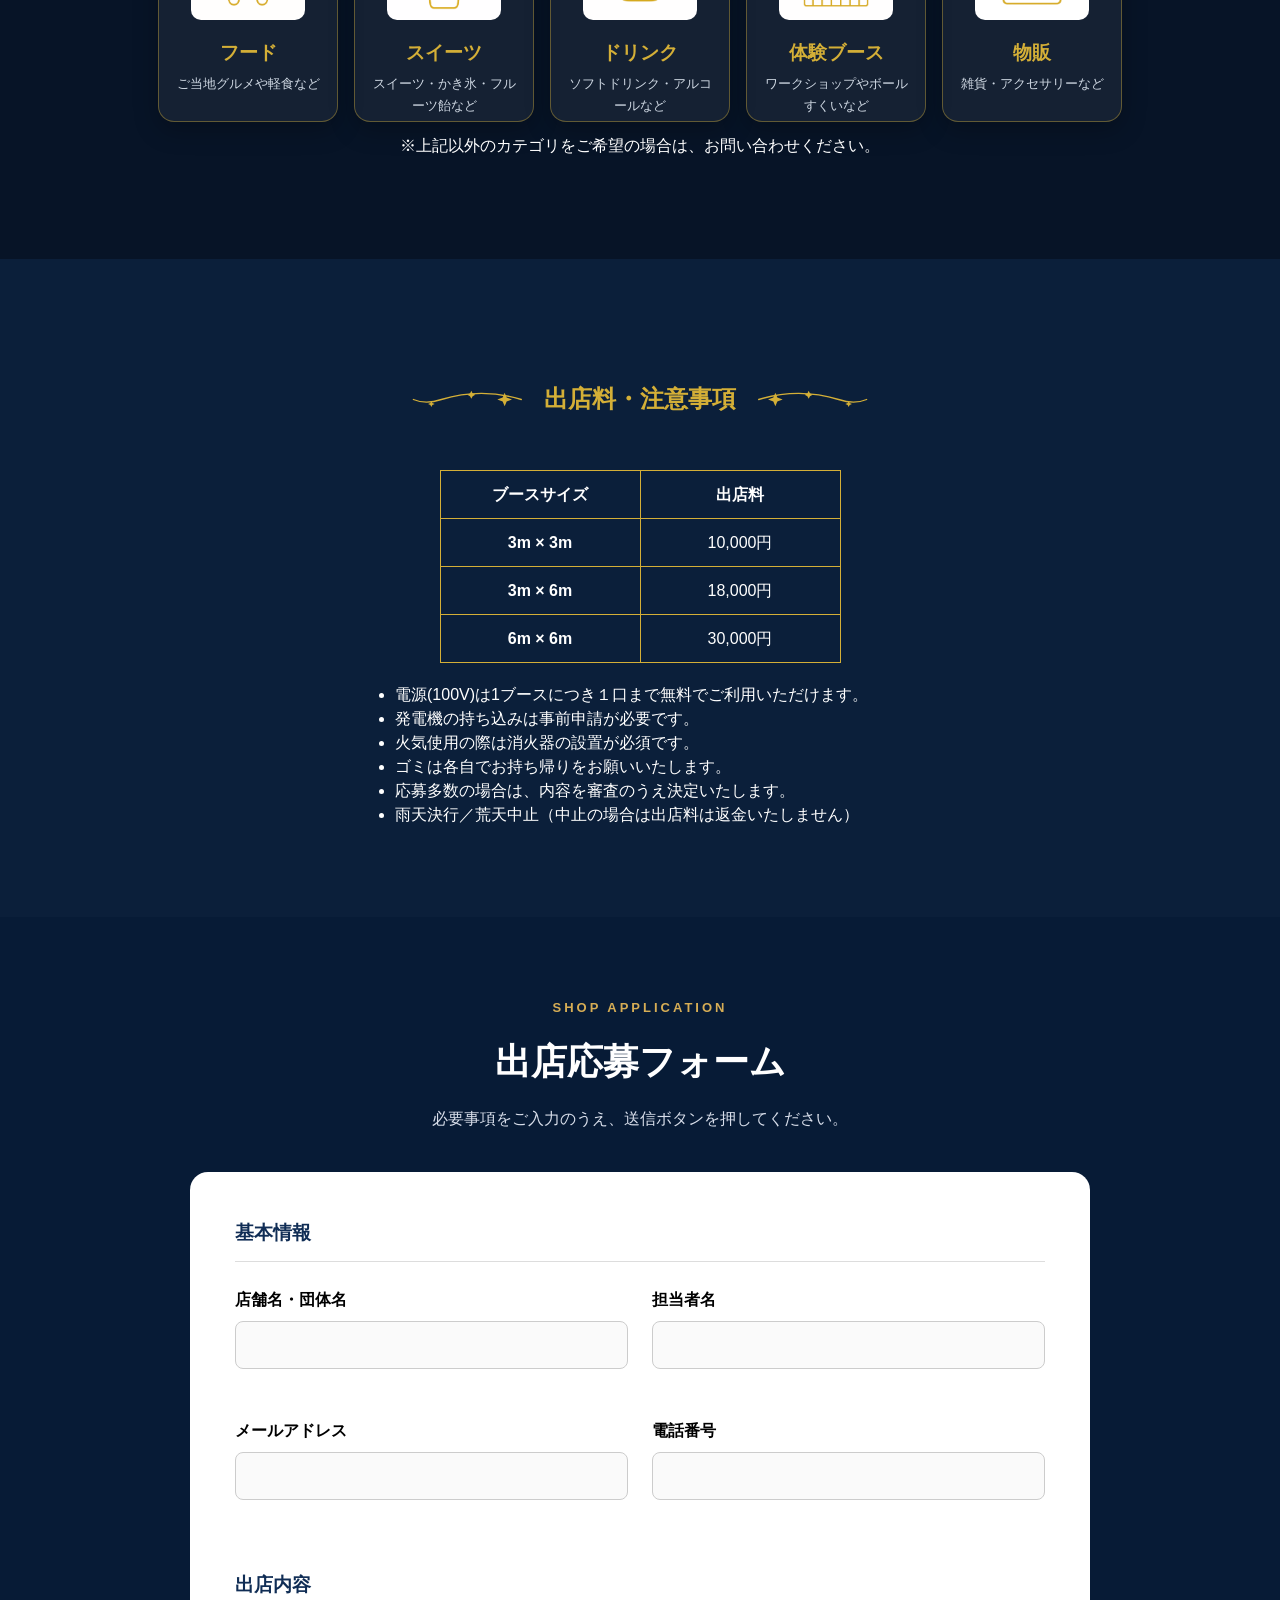
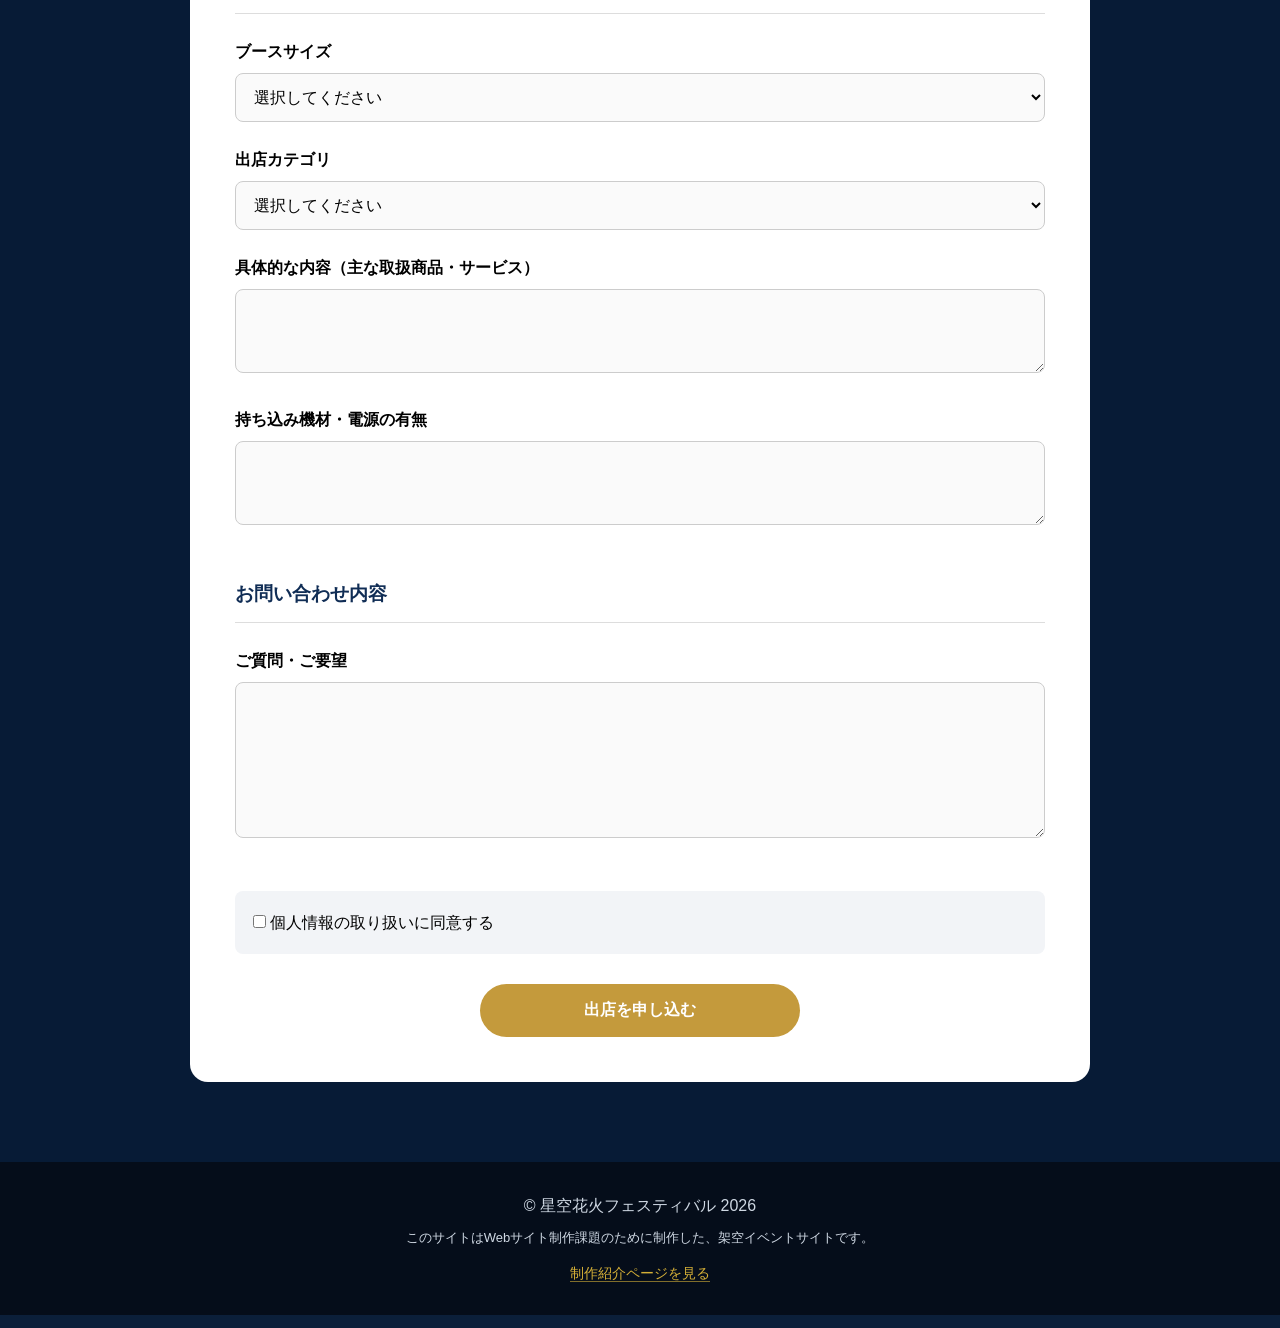
<file: html/demise.html>
<!doctype html>
<html lang="ja">
  <head>
    <meta charset="UTF-8" />
    <meta name="viewport" content="width=device-width, initial-scale=1.0" />
    <!-- Google Fonts -->
    <link rel="preconnect" href="https://fonts.googleapis.com" />
    <link rel="preconnect" href="https://fonts.gstatic.com" crossorigin />
    <link
      href="https://fonts.googleapis.com/css2?family=Noto+Serif+JP:wght@400;500;700&display=swap"
      rel="stylesheet"
    />
    <!-- Font Awesome -->
    <link
      rel="stylesheet"
      href="https://cdnjs.cloudflare.com/ajax/libs/font-awesome/6.5.1/css/all.min.css"
    />
    <!-- slick -->
    <link rel="stylesheet" type="text/css" href="../slick/slick.css" />
    <link rel="stylesheet" type="text/css" href="../slick/slick-theme.css" />

    <!-- 架空サイト -->
    <meta name="robots" content="nofollow, noindex" />
    <meta
      name="description"
      content="このサイトはWebサイト制作課題のために制作した、架空イベントの公式サイト風デモサイトです。"
    />
    <title>出店募集｜課題制作用 架空イベントサイト</title>

    <!-- CSSファイルの読み込み -->
    <link rel="stylesheet" href="../style.css" />
  </head>
  <body id="top">
    <!-- ヘッダー -->
    <header class="header">
      <div class="header-inner">
        <h1 class="logo">
          <a
            href="../index.html"
            aria-label="星空花火フェスティバル2026 トップページ"
          >
            <span class="logo-symbol" aria-hidden="true">✦</span>

            <span class="logo-title">
              <span class="logo-main">星空花火</span>
              <span class="logo-sub">フェスティバル</span>
            </span>

            <span class="logo-year">2026</span>
          </a>
        </h1>
        <ul class="pc-nav" aria-label="主要メニュー">
          <li>
            <a href="sponsor.html">
              <i class="fa-solid fa-handshake" aria-hidden="true"></i>
              <span>協賛</span>
            </a>
          </li>

          <li>
            <a href="ticket.html">
              <i class="fa-solid fa-ticket" aria-hidden="true"></i>
              <span>チケット</span>
            </a>
          </li>

          <li>
            <a href="demise.html">
              <i class="fa-solid fa-store" aria-hidden="true"></i>
              <span>出店</span>
            </a>
          </li>
        </ul>
      </div>
    </header>

    <button
      class="hamburger js-hamburger"
      type="button"
      aria-label="メニューを開く"
      aria-expanded="false"
      aria-controls="global-nav"
    >
      <span></span>
      <span></span>
      <span></span>
    </button>

    <nav id="global-nav" class="nav js-nav" aria-label="メインメニュー">
      <p class="nav-heading">QUICK LINKS</p>

      <ul class="nav-contact">
        <li class="nav-home">
          <a href="../index.html">
            <i class="fa-solid fa-house" aria-hidden="true"></i>
            <span>トップページ</span>
          </a>
        </li>

        <li>
          <a href="sponsor.html">
            <i class="fa-solid fa-handshake" aria-hidden="true"></i>
            <span>協賛</span>
          </a>
        </li>

        <li>
          <a href="ticket.html">
            <i class="fa-solid fa-ticket" aria-hidden="true"></i>
            <span>チケット</span>
          </a>
        </li>

        <li>
          <a href="contact.html">
            <i class="fa-solid fa-envelope" aria-hidden="true"></i>
            <span>お問い合わせ</span>
          </a>
        </li>

        <li>
          <a href="access.html">
            <i class="fa-solid fa-map-location-dot" aria-hidden="true"></i>
            <span>アクセス</span>
          </a>
        </li>
      </ul>

      <p class="nav-heading">SHOPS INFO</p>

      <ul class="nav-event">
        <li><a href="#merit">出店のメリット</a></li>
        <li><a href="#category">出店カテゴリ</a></li>
        <li><a href="#plan">出店料・注意事項</a></li>
        <li><a href="#form">応募フォーム</a></li>
        <li><a href="../index.html">【トップへ戻る】</a></li>
      </ul>
    </nav>

    <main>
      <section class="page-second-hero">
        <p class="hero-subtitle">Merch Page</p>
        <h2>出店応募ページ</h2>
        <p>地域最大級イベントに参加し、地域とのつながりを深めましょう</p>
        <div class="event-info">
          <p>開催日時：2026年8月15日(土)10:00～20:00</p>
          <p>開催場所：星空公園 特設会場</p>
        </div>
      </section>

      <section id="merit" class="section">
        <div class="merit-h2">
          <img src="../images/merit-h2-icon1.svg" />
          <h2>出店のメリット</h2>
          <img src="../images/merit-h2-icon2.svg" />
        </div>

        <div class="merit-contents">
          <div class="merit-card">
            <img
              class="merit-icon"
              src="../images/merit-icon1.svg"
              alt="メガホン"
            />
            <div class="merit-text">
              <h3>来場者へのPR</h3>
              <p>
                多くの来場者へ直接アピールできます。新規顧客の獲得や認知拡大に！
              </p>
            </div>
          </div>
          <div class="merit-card">
            <img
              class="merit-icon"
              src="../images/merit-icon4.svg"
              alt="提灯"
            />
            <div class="merit-text">
              <h3>夏祭りイベントへの参加</h3>
              <p>地域最大級の花火イベントを一緒に盛り上げることができます。</p>
            </div>
          </div>
          <div class="merit-card">
            <img
              class="merit-icon"
              src="../images/merit-icon5.svg"
              alt="人の輪"
            />
            <div class="merit-text">
              <h3>地域とのつながり</h3>
              <p>地域住民や他出店者との交流で、新たなつながりが生まれます。</p>
            </div>
          </div>
        </div>
      </section>

      <section id="category" class="section dark-section">
        <div class="merit-h2">
          <img src="../images/merit-h2-icon1.svg" />
          <h2>出店カテゴリ</h2>
          <img src="../images/merit-h2-icon2.svg" />
        </div>
        <div class="flex-box">
          <div class="shop-card">
            <img src="../images/demise-icon1.png" alt="ナイフ＆フォーク" />
            <div class="shop-text">
              <h3>フード</h3>
              <p>ご当地グルメや軽食など</p>
            </div>
          </div>
          <div class="shop-card">
            <img src="../images/demise-icon2.png" alt="カップケーキ" />
            <div class="shop-text">
              <h3>スイーツ</h3>
              <p>スイーツ・かき氷・フルーツ飴など</p>
            </div>
          </div>
          <div class="shop-card">
            <img src="../images/demise-icon3.png" alt="ドリンク" />
            <div class="shop-text">
              <h3>ドリンク</h3>
              <p>ソフトドリンク・アルコールなど</p>
            </div>
          </div>
          <div class="shop-card">
            <img src="../images/demise-icon4.png" alt="ブース" />
            <div class="shop-text">
              <h3>体験ブース</h3>
              <p>ワークショップやボールすくいなど</p>
            </div>
          </div>
          <div class="shop-card">
            <img src="../images/demise-icon5.png" alt="手提げバック" />
            <div class="shop-text">
              <h3>物販</h3>
              <p>雑貨・アクセサリーなど</p>
            </div>
          </div>
        </div>
        <p>※上記以外のカテゴリをご希望の場合は、お問い合わせください。</p>
      </section>

      <section id="plan" class="section">
        <div class="merit-h2">
          <img src="../images/merit-h2-icon1.svg" />
          <h2>出店料・注意事項</h2>
          <img src="../images/merit-h2-icon2.svg" />
        </div>
        <table class="shop-plan">
          <tr>
            <th>ブースサイズ</th>
            <th>出店料</th>
          </tr>
          <tr>
            <th>3m × 3m</th>
            <td>10,000円</td>
          </tr>
          <tr>
            <th>3m × 6m</th>
            <td>18,000円</td>
          </tr>
          <tr>
            <th>6m × 6m</th>
            <td>30,000円</td>
          </tr>
        </table>
        <ul class="caution">
          <li>電源(100V)は1ブースにつき１口まで無料でご利用いただけます。</li>
          <li>発電機の持ち込みは事前申請が必要です。</li>
          <li>火気使用の際は消火器の設置が必須です。</li>
          <li>ゴミは各自でお持ち帰りをお願いいたします。</li>
          <li>応募多数の場合は、内容を審査のうえ決定いたします。</li>
          <li>雨天決行／荒天中止（中止の場合は出店料は返金いたしません）</li>
        </ul>
      </section>

      <section id="form" class="form-section">
        <div class="form-container">
          <!-- 見出し -->
          <div class="form-title">
            <p>SHOP APPLICATION</p>
            <h2>出店応募フォーム</h2>
            <p>必要事項をご入力のうえ、送信ボタンを押してください。</p>
          </div>

          <!-- フォーム -->
          <form action="error-page.html" method="get">
            <!-- 基本情報 -->
            <div class="form-block">
              <h3>基本情報</h3>

              <div class="form-grid">
                <div class="form-item">
                  <label for="company">店舗名・団体名</label>
                  <input type="text" id="company" name="company" />
                </div>

                <div class="form-item">
                  <label for="person">担当者名</label>
                  <input type="text" id="person" name="person" />
                </div>

                <div class="form-item">
                  <label for="email">メールアドレス</label>
                  <input type="email" id="email" name="email" />
                </div>

                <div class="form-item">
                  <label for="tel">電話番号</label>
                  <input type="tel" id="tel" name="tel" />
                </div>
              </div>
            </div>

            <!-- 出店内容 -->
            <div class="form-block">
              <h3>出店内容</h3>

              <div class="form-item">
                <label for="shop-plan">ブースサイズ</label>

                <select id="shop-plan" name="shop-plan">
                  <option value="">選択してください</option>
                  <option value="3m3m">3m×3m：10,000円</option>
                  <option value="3m6m">3m×6m：18,000円</option>
                  <option value="6m6m">6m×6m：30,000円</option>
                </select>
              </div>

              <div class="form-item">
                <label for="shop-category">出店カテゴリ</label>

                <select id="shop-category" name="shop-category">
                  <option value="">選択してください</option>
                  <option value="food">フード</option>
                  <option value="sweets">スイーツ</option>
                  <option value="drink">ドリンク</option>
                  <option value="experience">体験ブース</option>
                  <option value="merch">物販</option>
                </select>
              </div>
              <div class="form-item">
                <label for="shop-item"
                  >具体的な内容（主な取扱商品・サービス）</label
                >
                <textarea id="shop-item" name="shop-item" rows="3"></textarea>
              </div>
              <div class="form-item">
                <label for="shop-bring">持ち込み機材・電源の有無</label>
                <textarea id="shop-bring" name="shop-bring" rows="3"></textarea>
              </div>
            </div>

            <!-- お問い合わせ -->
            <div class="form-block">
              <h3>お問い合わせ内容</h3>

              <div class="form-item">
                <label for="message">ご質問・ご要望</label>
                <textarea id="message" name="message" rows="7"></textarea>
              </div>
            </div>

            <!-- 同意 -->
            <div class="form-agreement">
              <label>
                <input type="checkbox" name="agreement" />
                個人情報の取り扱いに同意する
              </label>
            </div>

            <!-- 送信ボタン -->
            <div class="form-submit">
              <button type="submit">出店を申し込む</button>
            </div>
          </form>
        </div>
      </section>
    </main>

    <!-- フッター -->
    <footer class="footer">
      <p>&copy; 星空花火フェスティバル 2026</p>
      <p class="footer-note">
        このサイトはWebサイト制作課題のために制作した、架空イベントサイトです。
      </p>
      <p class="footer-presen">
        <a href="presentation.html">制作紹介ページを見る</a>
      </p>
    </footer>

    <!-- ページトップボタン -->
    <a href="#top" class="page-top-button" aria-label="ページトップへ戻る">
      <img src="../images/page-top.png" alt="" />
    </a>

    <!-- jQuery -->
    <script src="https://ajax.googleapis.com/ajax/libs/jquery/3.6.0/jquery.min.js"></script>

    <!-- slick jQuery -->
    <script type="text/javascript" src="../slick/slick.min.js"></script>

    <!-- JavaScript -->
    <script src="../js/main.js"></script>
  </body>
</html>
</file>
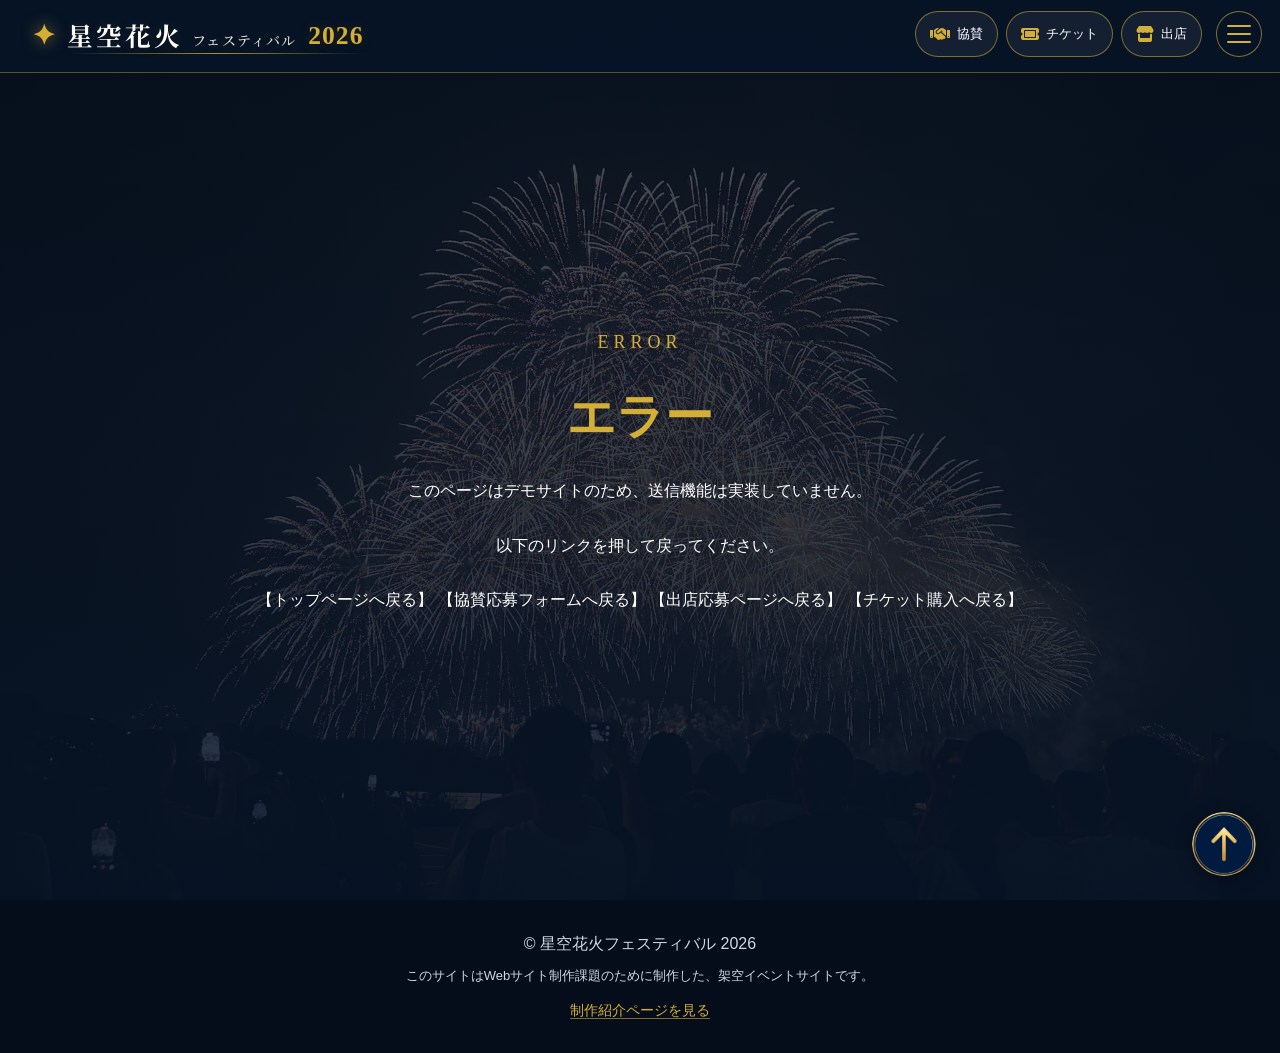
<file: html/error-page.html>
<!doctype html>
<html lang="ja">
  <head>
    <meta charset="UTF-8" />
    <meta name="viewport" content="width=device-width, initial-scale=1.0" />
    <!-- Google Fonts -->
    <link rel="preconnect" href="https://fonts.googleapis.com" />
    <link rel="preconnect" href="https://fonts.gstatic.com" crossorigin />
    <link
      href="https://fonts.googleapis.com/css2?family=Noto+Serif+JP:wght@400;500;700&display=swap"
      rel="stylesheet"
    />
    <!-- Font Awesome -->
    <link
      rel="stylesheet"
      href="https://cdnjs.cloudflare.com/ajax/libs/font-awesome/6.5.1/css/all.min.css"
    />
    <!-- slick -->
    <link rel="stylesheet" type="text/css" href="../slick/slick.css" />
    <link rel="stylesheet" type="text/css" href="../slick/slick-theme.css" />
    <!-- 架空サイト -->
    <meta name="robots" content="nofollow, noindex" />
    <meta
      name="description"
      content="このサイトはWebサイト制作課題のために制作した、架空イベントの公式サイト風デモサイトです。"
    />
    <title>ERROR｜課題制作用 架空イベントサイト</title>

    <!-- CSSファイルの読み込み -->
    <link rel="stylesheet" href="../style.css" />
  </head>
  <body id="top">
    <header class="header">
      <div class="header-inner">
        <h1 class="logo">
          <a
            href="../index.html"
            aria-label="星空花火フェスティバル2026 トップページ"
          >
            <span class="logo-symbol" aria-hidden="true">✦</span>

            <span class="logo-title">
              <span class="logo-main">星空花火</span>
              <span class="logo-sub">フェスティバル</span>
            </span>

            <span class="logo-year">2026</span>
          </a>
        </h1>
        <ul class="pc-nav" aria-label="主要メニュー">
          <li>
            <a href="sponsor.html">
              <i class="fa-solid fa-handshake" aria-hidden="true"></i>
              <span>協賛</span>
            </a>
          </li>

          <li>
            <a href="ticket.html">
              <i class="fa-solid fa-ticket" aria-hidden="true"></i>
              <span>チケット</span>
            </a>
          </li>

          <li>
            <a href="demise.html">
              <i class="fa-solid fa-store" aria-hidden="true"></i>
              <span>出店</span>
            </a>
          </li>
        </ul>
      </div>
    </header>

    <button
      class="hamburger js-hamburger"
      type="button"
      aria-label="メニューを開く"
      aria-expanded="false"
      aria-controls="global-nav"
    >
      <span></span>
      <span></span>
      <span></span>
    </button>

    <nav id="global-nav" class="nav js-nav" aria-label="メインメニュー">
      <p class="nav-heading">QUICK LINKS</p>

      <ul class="nav-contact">
        <li class="nav-home">
          <a href="../index.html">
            <i class="fa-solid fa-house" aria-hidden="true"></i>
            <span>トップページ</span>
          </a>
        </li>

        <li>
          <a href="sponsor.html">
            <i class="fa-solid fa-handshake" aria-hidden="true"></i>
            <span>協賛</span>
          </a>
        </li>

        <li>
          <a href="ticket.html">
            <i class="fa-solid fa-ticket" aria-hidden="true"></i>
            <span>チケット</span>
          </a>
        </li>

        <li>
          <a href="demise.html">
            <i class="fa-solid fa-store" aria-hidden="true"></i>
            <span>出店</span>
          </a>
        </li>

        <li>
          <a href="contact.html">
            <i class="fa-solid fa-envelope" aria-hidden="true"></i>
            <span>お問い合わせ</span>
          </a>
        </li>

        <li>
          <a href="access.html">
            <i class="fa-solid fa-map-location-dot" aria-hidden="true"></i>
            <span>アクセス</span>
          </a>
        </li>
      </ul>
    </nav>

    <main>
      <!-- エラーページ -->
      <section class="page-second-hero">
        <p class="hero-subtitle">Error</p>
        <h2>エラー</h2>
        <p>このページはデモサイトのため、送信機能は実装していません。</p>
        <br />
        <p>以下のリンクを押して戻ってください。</p>
        <br />
        <p>
          <a class="return" href="../index.html">【トップページへ戻る】</a>
          <a class="return" href="sponsor.html">【協賛応募フォームへ戻る】</a>
          <a class="return" href="demise.html">【出店応募ページへ戻る】</a>
          <a class="return" href="ticket.html">【チケット購入へ戻る】</a>
        </p>
      </section>
    </main>

    <!-- フッター -->
    <footer class="footer">
      <p>&copy; 星空花火フェスティバル 2026</p>
      <p class="footer-note">
        このサイトはWebサイト制作課題のために制作した、架空イベントサイトです。
      </p>
      <p class="footer-presen">
        <a href="presentation.html">制作紹介ページを見る</a>
      </p>
    </footer>

    <!-- ページトップボタン -->
    <a href="#top" class="page-top-button" aria-label="ページトップへ戻る">
      <img src="../images/page-top.png" alt="" />
    </a>

    <!-- jQuery -->
    <script src="https://ajax.googleapis.com/ajax/libs/jquery/3.6.0/jquery.min.js"></script>

    <!-- slick jQuery -->
    <script type="text/javascript" src="../slick/slick.min.js"></script>

    <!-- JavaScript -->
    <script src="../js/main.js"></script>
  </body>
</html>
</file>
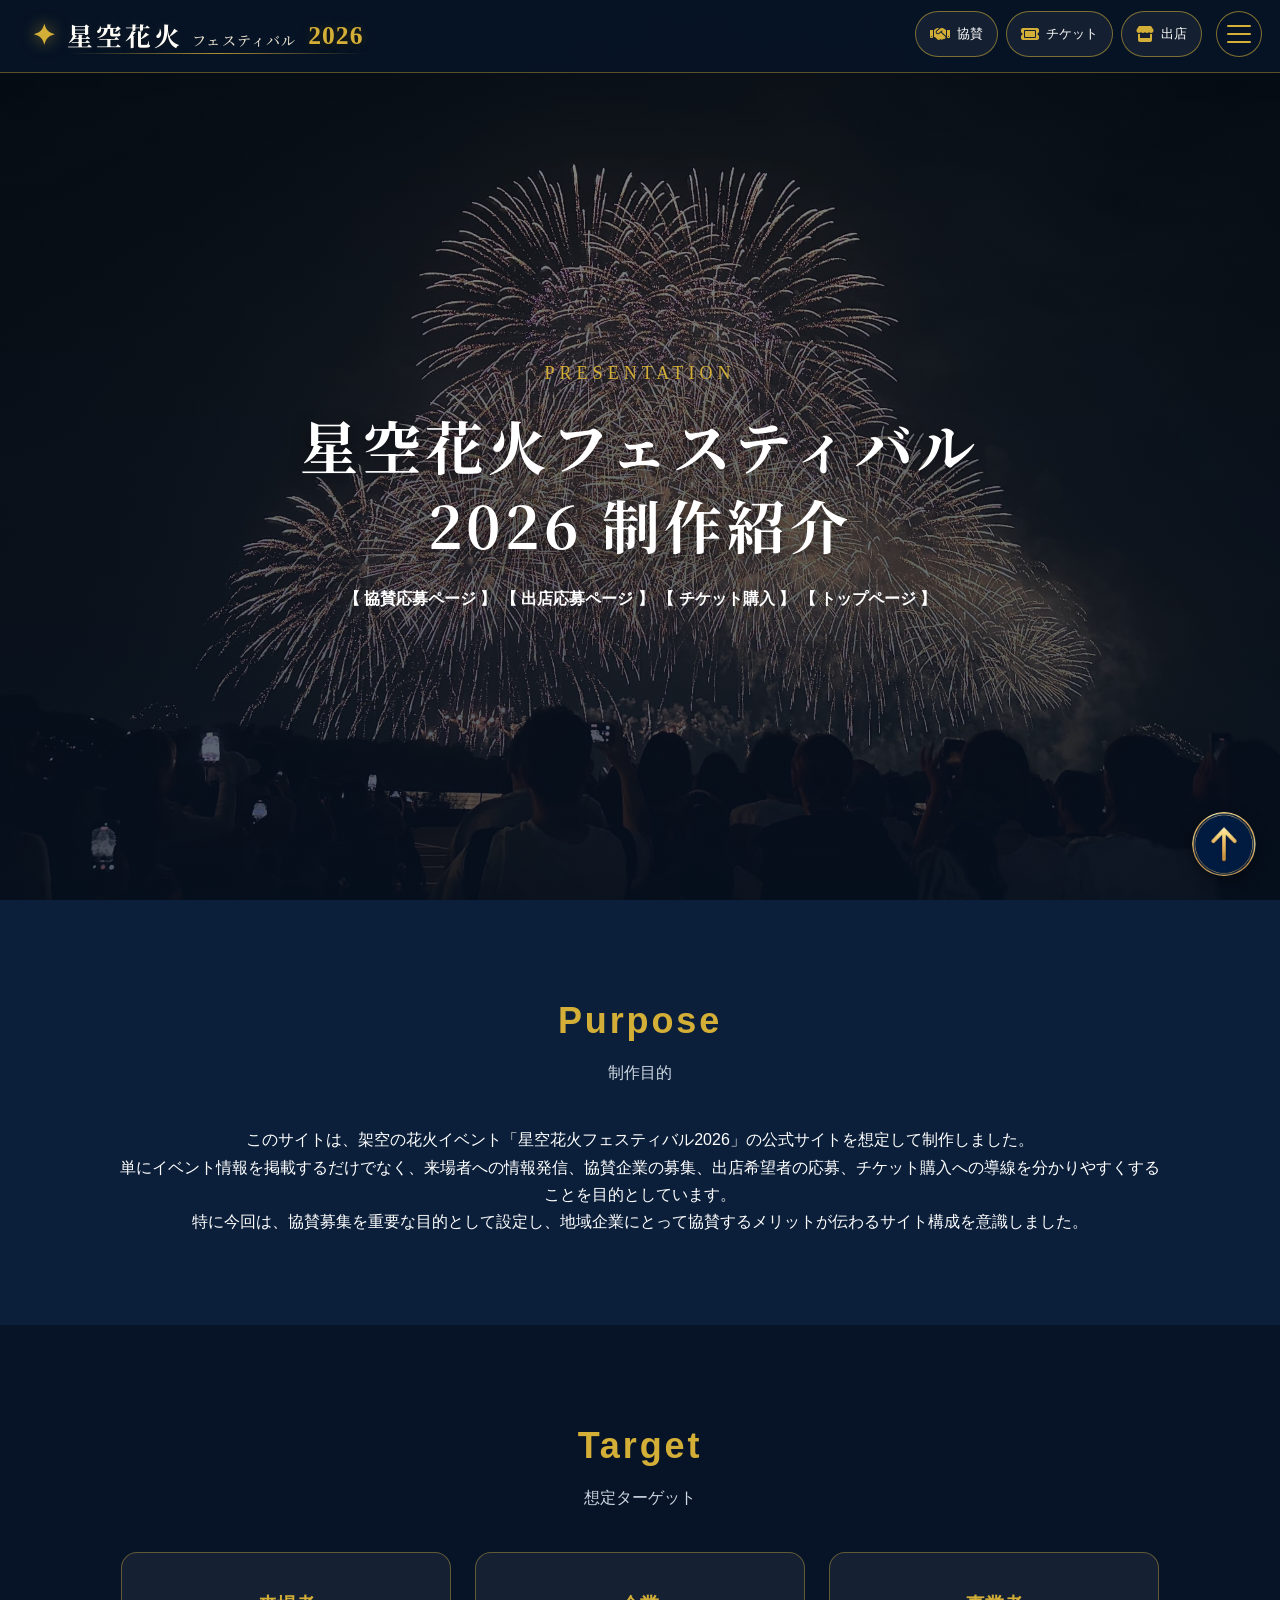
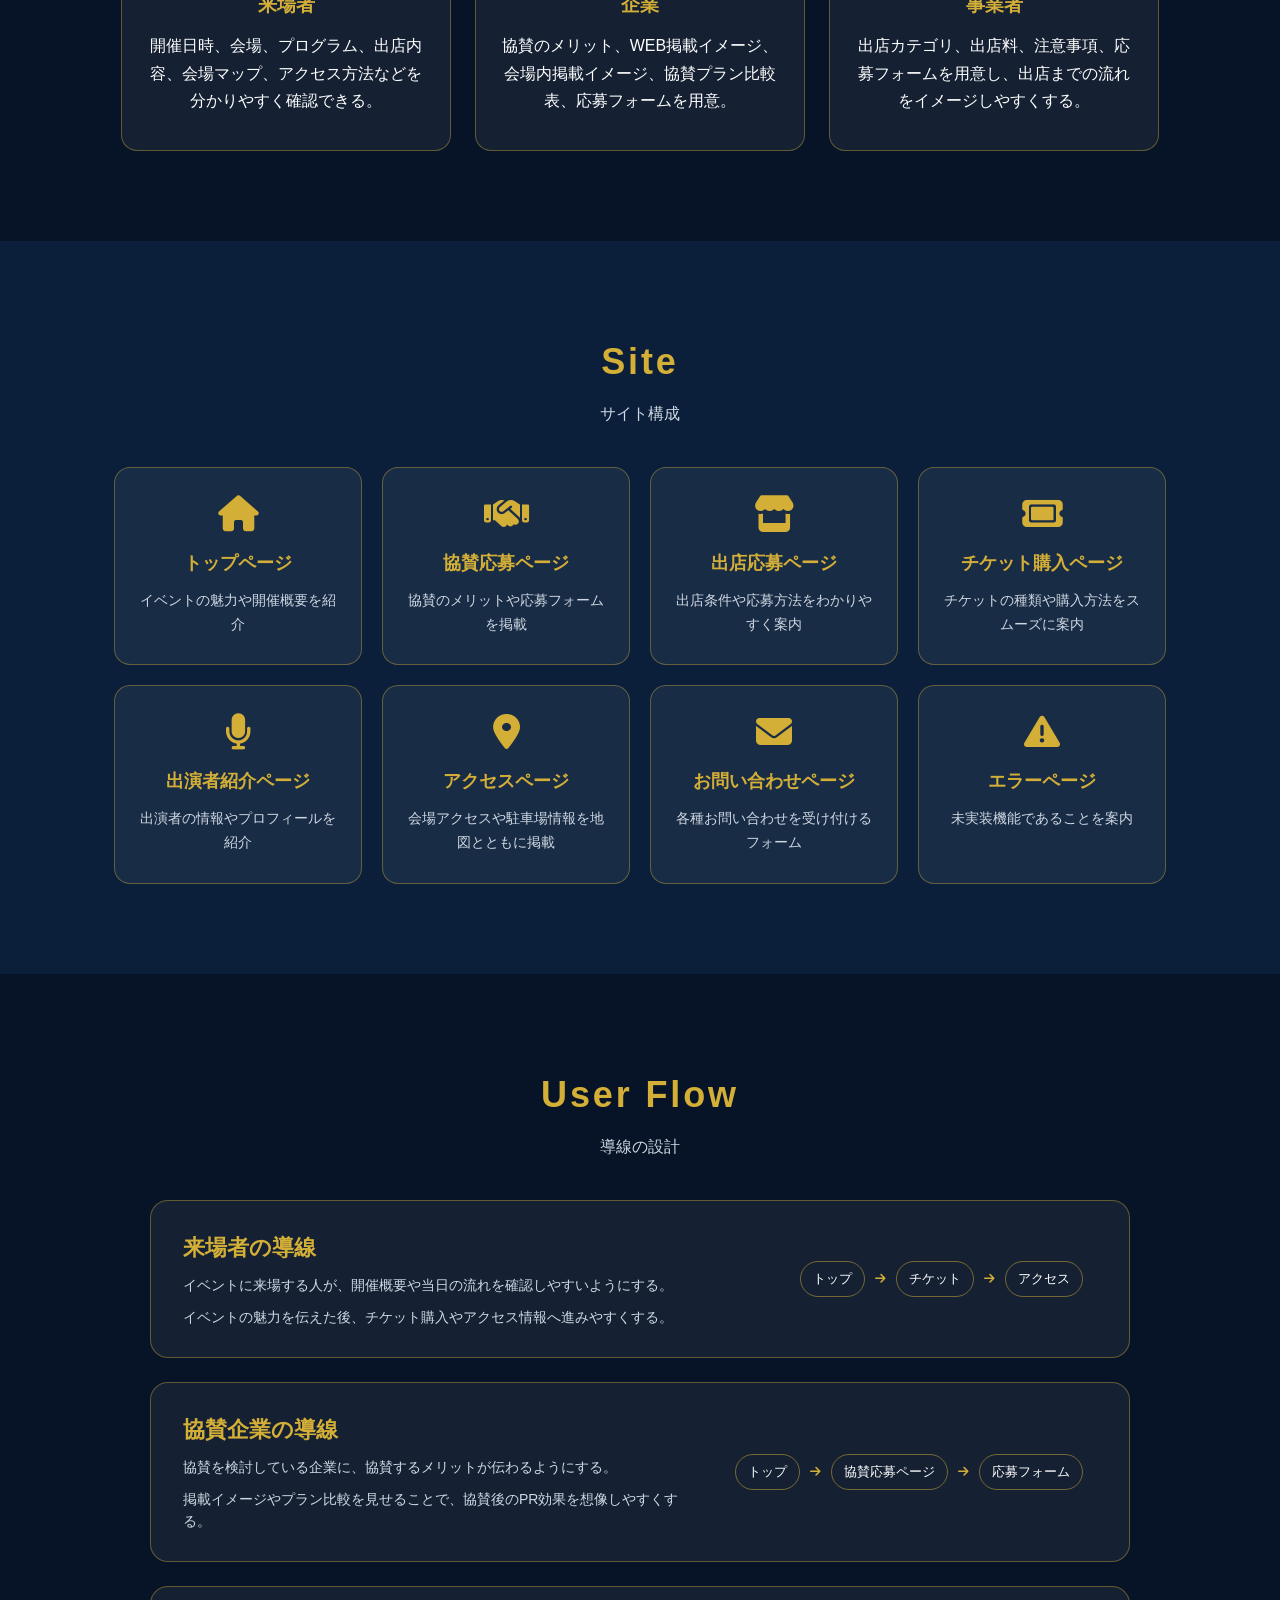
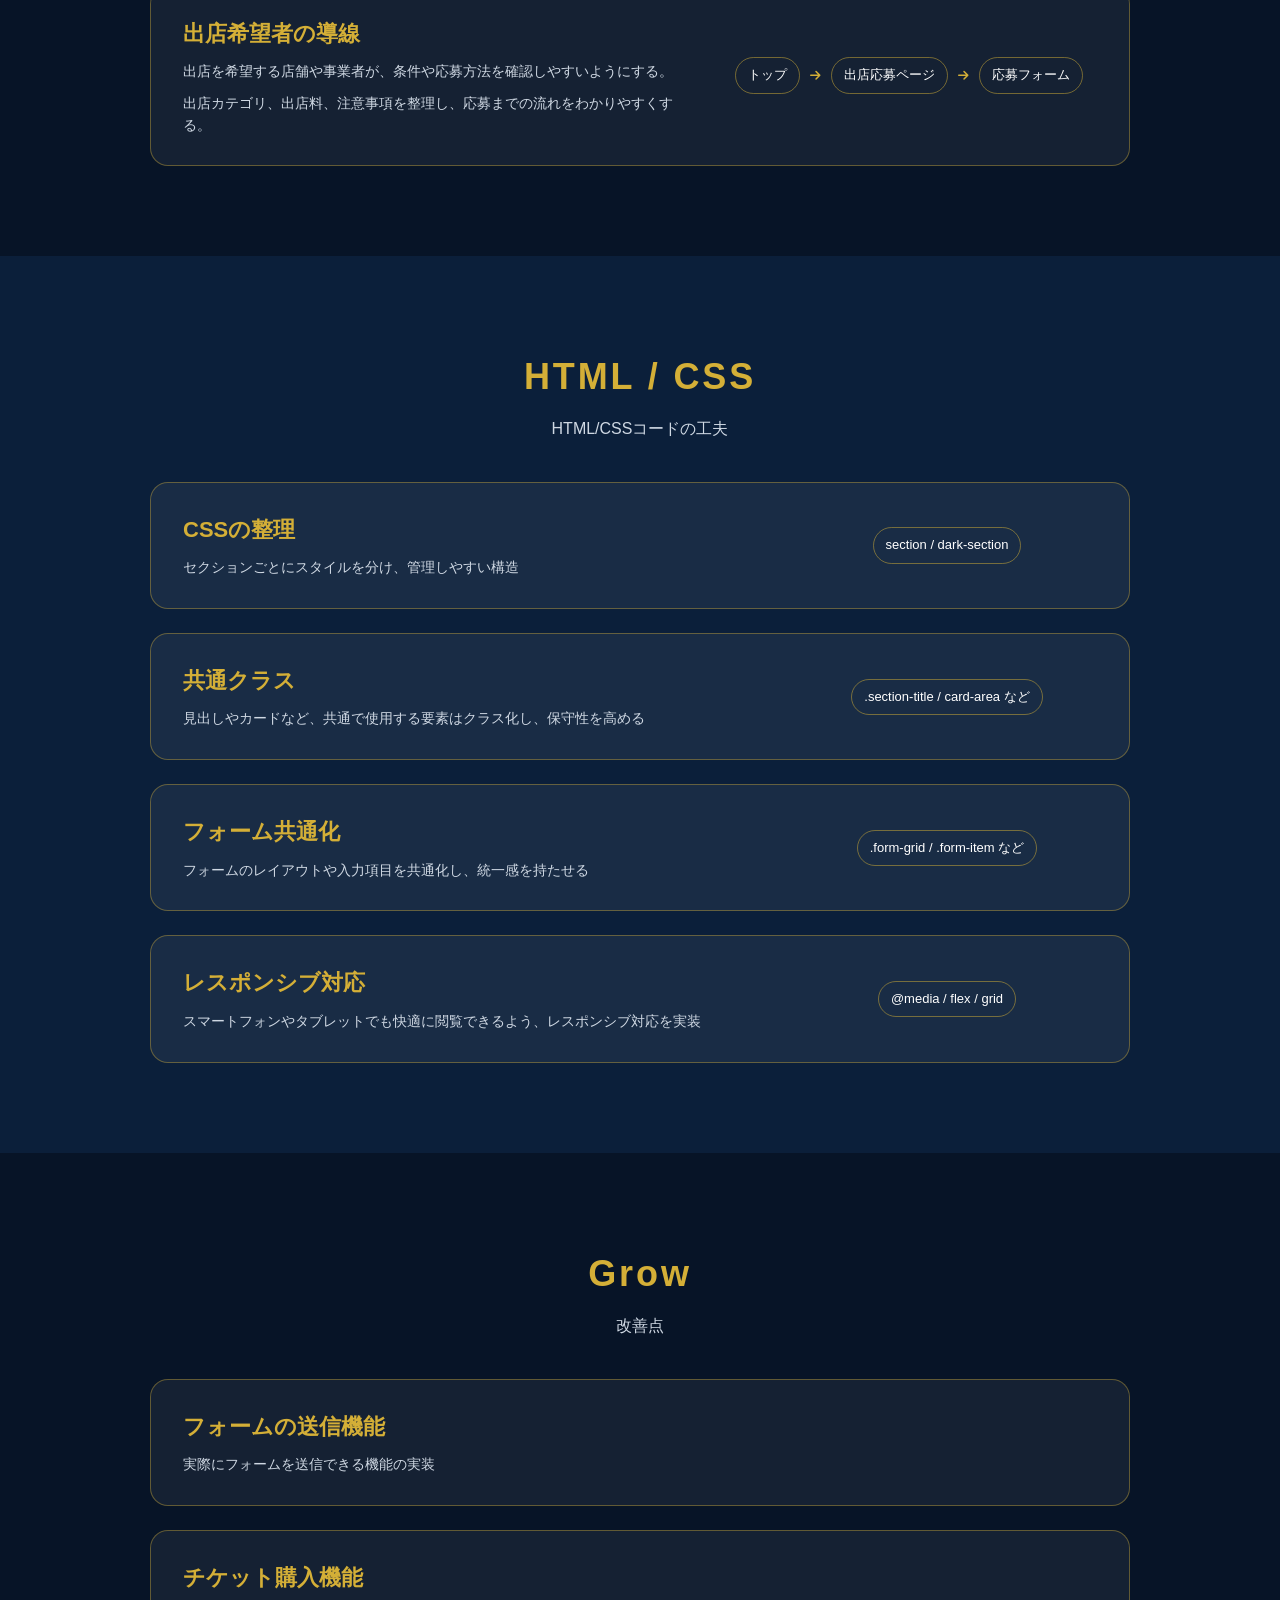
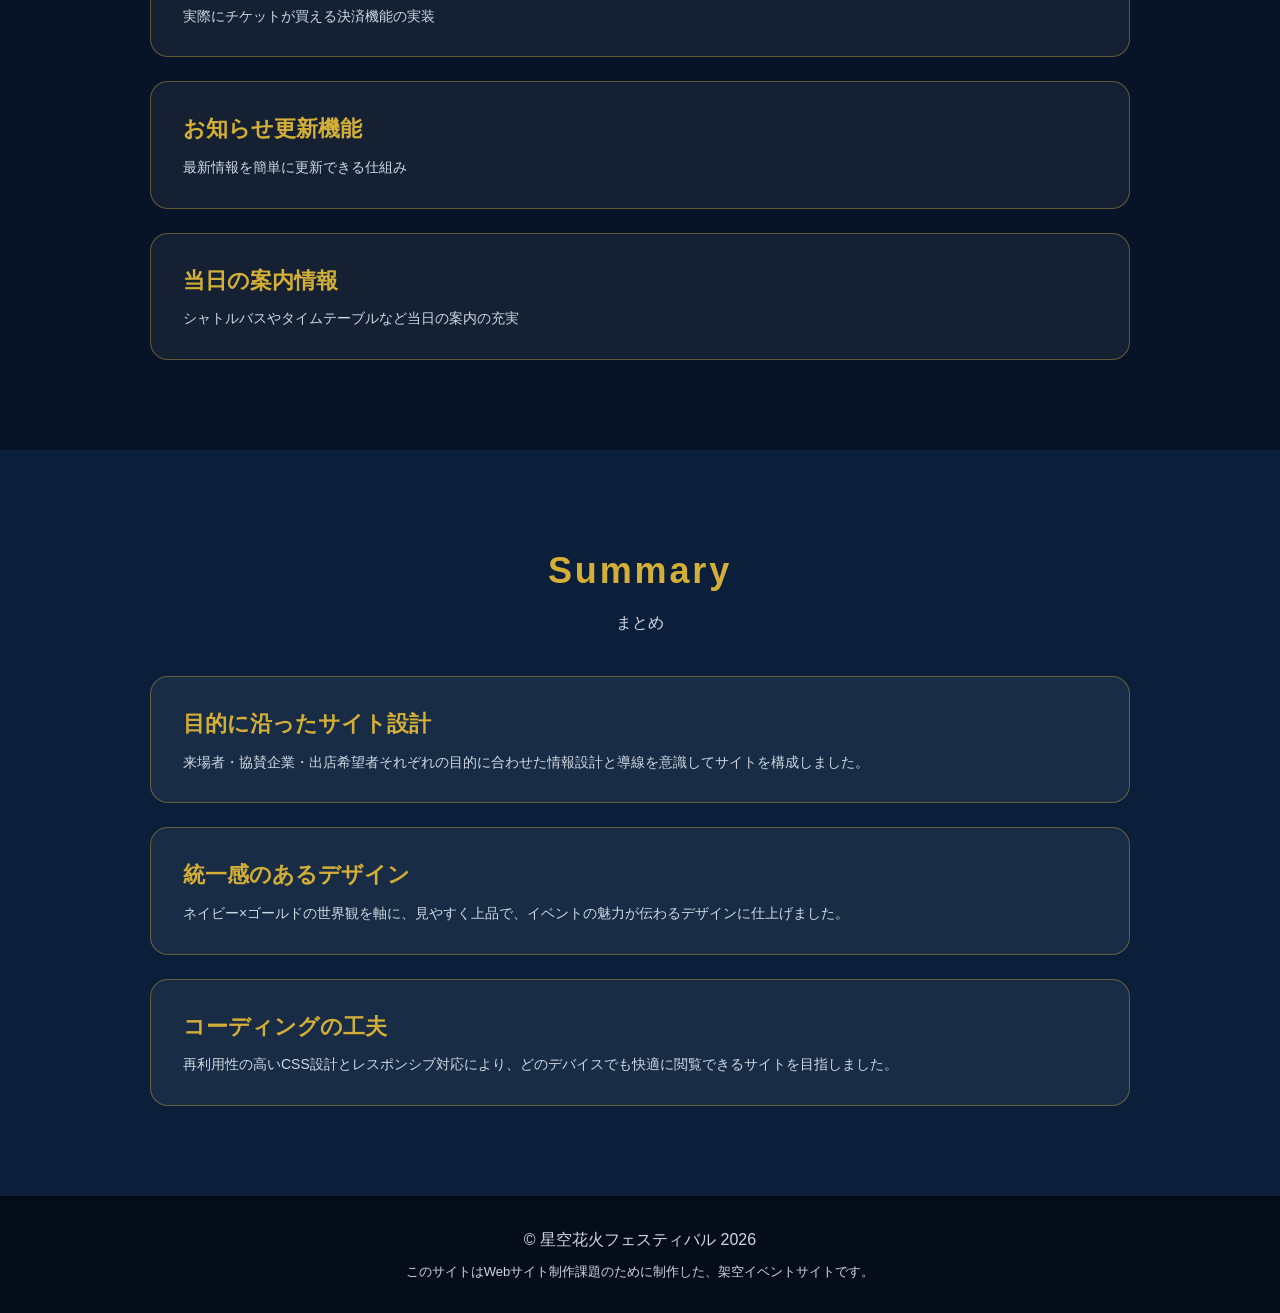
<file: html/presentation.html>
<!doctype html>
<html lang="ja">
  <head>
    <meta charset="UTF-8" />
    <meta name="viewport" content="width=device-width, initial-scale=1.0" />
    <!-- Google Fonts -->
    <link rel="preconnect" href="https://fonts.googleapis.com" />
    <link rel="preconnect" href="https://fonts.gstatic.com" crossorigin />
    <link
      href="https://fonts.googleapis.com/css2?family=Noto+Serif+JP:wght@400;500;700&display=swap"
      rel="stylesheet"
    />
    <!-- Font Awesome -->
    <link
      rel="stylesheet"
      href="https://cdnjs.cloudflare.com/ajax/libs/font-awesome/6.5.1/css/all.min.css"
    />
    <!-- slick -->
    <link rel="stylesheet" type="text/css" href="../slick/slick.css" />
    <link rel="stylesheet" type="text/css" href="../slick/slick-theme.css" />
    <!-- 架空サイト -->
    <meta name="robots" content="nofollow, noindex" />
    <meta
      name="description"
      content="このサイトはWebサイト制作課題のために制作した、架空イベントの公式サイト風デモサイトです。"
    />
    <title>発表資料｜課題制作用 架空イベントサイト</title>

    <!-- CSSファイルの読み込み -->
    <link rel="stylesheet" href="../style.css" />
  </head>
  <body id="top">
    <!-- ヘッダー -->
    <header class="header">
      <div class="header-inner">
        <h1 class="logo">
          <a
            href="../index.html"
            aria-label="星空花火フェスティバル2026 トップページ"
          >
            <span class="logo-symbol" aria-hidden="true">✦</span>

            <span class="logo-title">
              <span class="logo-main">星空花火</span>
              <span class="logo-sub">フェスティバル</span>
            </span>

            <span class="logo-year">2026</span>
          </a>
        </h1>
        <ul class="pc-nav" aria-label="主要メニュー">
          <li>
            <a href="sponsor.html">
              <i class="fa-solid fa-handshake" aria-hidden="true"></i>
              <span>協賛</span>
            </a>
          </li>

          <li>
            <a href="ticket.html">
              <i class="fa-solid fa-ticket" aria-hidden="true"></i>
              <span>チケット</span>
            </a>
          </li>

          <li>
            <a href="demise.html">
              <i class="fa-solid fa-store" aria-hidden="true"></i>
              <span>出店</span>
            </a>
          </li>
        </ul>
      </div>
    </header>

    <button
      class="hamburger js-hamburger"
      type="button"
      aria-label="メニューを開く"
      aria-expanded="false"
      aria-controls="global-nav"
    >
      <span></span>
      <span></span>
      <span></span>
    </button>

    <nav id="global-nav" class="nav js-nav" aria-label="メインメニュー">
      <p class="nav-heading">QUICK LINKS</p>

      <ul class="nav-contact">
        <li class="nav-home">
          <a href="../index.html">
            <i class="fa-solid fa-house" aria-hidden="true"></i>
            <span>トップページ</span>
          </a>
        </li>

        <li>
          <a href="sponsor.html">
            <i class="fa-solid fa-handshake" aria-hidden="true"></i>
            <span>協賛</span>
          </a>
        </li>

        <li>
          <a href="ticket.html">
            <i class="fa-solid fa-ticket" aria-hidden="true"></i>
            <span>チケット</span>
          </a>
        </li>

        <li>
          <a href="demise.html">
            <i class="fa-solid fa-store" aria-hidden="true"></i>
            <span>出店</span>
          </a>
        </li>

        <li>
          <a href="contact.html">
            <i class="fa-solid fa-envelope" aria-hidden="true"></i>
            <span>お問い合わせ</span>
          </a>
        </li>

        <li>
          <a href="access.html">
            <i class="fa-solid fa-map-location-dot" aria-hidden="true"></i>
            <span>アクセス</span>
          </a>
        </li>
      </ul>

      <p class="nav-heading">PRESENTATION</p>

      <ul class="nav-event">
        <li><a href="#purpose">制作目的</a></li>
        <li><a href="#target">ターゲット</a></li>
        <li><a href="#site">サイト構成</a></li>
        <li><a href="#way">導線設計</a></li>
        <li><a href="#code">コード</a></li>
        <li><a href="#grow">改善点</a></li>
        <li><a href="#summary">まとめ</a></li>
      </ul>
    </nav>

    <main>
      <!-- メインビジュアル -->
      <section class="hero">
        <div class="hero-content">
          <p class="hero-subtitle">Presentation</p>
          <h2>星空花火フェスティバル 2026 制作紹介</h2>

          <div class="page-second">
            <a href="sponsor.html">【 協賛応募ページ 】</a>
            <a href="demise.html">【 出店応募ページ 】</a>
            <a href="ticket.html">【 チケット購入 】</a>
            <a href="../index.html">【 トップページ 】</a>
          </div>
        </div>
      </section>

      <section id="purpose" class="section">
        <h2 class="section-title">Purpose</h2>
        <p class="section-subtitle">制作目的</p>

        <div class="card-area">
          <p>
            このサイトは、架空の花火イベント「星空花火フェスティバル2026」の公式サイトを想定して制作しました。<br />
            単にイベント情報を掲載するだけでなく、来場者への情報発信、協賛企業の募集、出店希望者の応募、チケット購入への導線を分かりやすくすることを目的としています。<br />
            特に今回は、協賛募集を重要な目的として設定し、地域企業にとって協賛するメリットが伝わるサイト構成を意識しました。
          </p>
        </div>
      </section>

      <section id="target" class="section dark-section">
        <h2 class="section-title">Target</h2>
        <p class="section-subtitle">想定ターゲット</p>

        <div class="card-area">
          <div class="card">
            <h3>来場者</h3>
            <p>
              開催日時、会場、プログラム、出店内容、会場マップ、アクセス方法などを分かりやすく確認できる。
            </p>
          </div>
          <div class="card">
            <h3>企業</h3>
            <p>
              協賛のメリット、WEB掲載イメージ、会場内掲載イメージ、協賛プラン比較表、応募フォームを用意。
            </p>
          </div>
          <div class="card">
            <h3>事業者</h3>
            <p>
              出店カテゴリ、出店料、注意事項、応募フォームを用意し、出店までの流れをイメージしやすくする。
            </p>
          </div>
        </div>
      </section>

      <section id="site" class="section">
        <h2 class="section-title">Site</h2>
        <p class="section-subtitle">サイト構成</p>

        <div class="presen-card-area">
          <a href="../index.html" class="presen-card">
            <i class="fa-solid fa-house"></i>
            <h3>トップページ</h3>
            <p>イベントの魅力や開催概要を紹介</p>
          </a>
          <a href="sponsor.html" class="presen-card">
            <i class="fa-solid fa-handshake"></i>
            <h3>協賛応募ページ</h3>
            <p>協賛のメリットや応募フォームを掲載</p>
          </a>
          <a href="demise.html" class="presen-card">
            <i class="fa-solid fa-store"></i>
            <h3>出店応募ページ</h3>
            <p>出店条件や応募方法をわかりやすく案内</p>
          </a>
          <a href="ticket.html" class="presen-card">
            <i class="fa-solid fa-ticket"></i>
            <h3>チケット購入ページ</h3>
            <p>チケットの種類や購入方法をスムーズに案内</p>
          </a>
          <a href="stage-intro.html" class="presen-card">
            <i class="fa-solid fa-microphone"></i>
            <h3>出演者紹介ページ</h3>
            <p>出演者の情報やプロフィールを紹介</p>
          </a>
          <a href="access.html" class="presen-card">
            <i class="fa-solid fa-location-dot"></i>
            <h3>アクセスページ</h3>
            <p>会場アクセスや駐車場情報を地図とともに掲載</p>
          </a>
          <a href="contact.html" class="presen-card">
            <i class="fa-solid fa-envelope"></i>
            <h3>お問い合わせページ</h3>
            <p>各種お問い合わせを受け付けるフォーム</p>
          </a>
          <a href="error-page.html" class="presen-card">
            <i class="fa-solid fa-triangle-exclamation"></i>
            <h3>エラーページ</h3>
            <p>未実装機能であることを案内</p>
          </a>
        </div>
      </section>

      <section id="way" class="section dark-section">
        <h2 class="section-title">User Flow</h2>
        <p class="section-subtitle">導線の設計</p>

        <div class="flow-card-area">
          <div class="flow-card">
            <div class="flow-text">
              <h3>来場者の導線</h3>
              <p>
                イベントに来場する人が、開催概要や当日の流れを確認しやすいようにする。
              </p>
              <p class="flow-note">
                イベントの魅力を伝えた後、チケット購入やアクセス情報へ進みやすくする。
              </p>
            </div>
            <div class="flow-route">
              <span>トップ</span>
              <i class="fa-solid fa-arrow-right"></i>
              <span>チケット</span>
              <i class="fa-solid fa-arrow-right"></i>
              <span>アクセス</span>
            </div>
          </div>

          <div class="flow-card">
            <div class="flow-text">
              <h3>協賛企業の導線</h3>
              <p>
                協賛を検討している企業に、協賛するメリットが伝わるようにする。
              </p>
              <p class="flow-note">
                掲載イメージやプラン比較を見せることで、協賛後のPR効果を想像しやすくする。
              </p>
            </div>
            <div class="flow-route">
              <span>トップ</span>
              <i class="fa-solid fa-arrow-right"></i>
              <span>協賛応募ページ</span>
              <i class="fa-solid fa-arrow-right"></i>
              <span>応募フォーム</span>
            </div>
          </div>
          <div class="flow-card">
            <div class="flow-text">
              <h3>出店希望者の導線</h3>
              <p>
                出店を希望する店舗や事業者が、条件や応募方法を確認しやすいようにする。
              </p>
              <p class="flow-note">
                出店カテゴリ、出店料、注意事項を整理し、応募までの流れをわかりやすくする。
              </p>
            </div>
            <div class="flow-route">
              <span>トップ</span>
              <i class="fa-solid fa-arrow-right"></i>
              <span>出店応募ページ</span>
              <i class="fa-solid fa-arrow-right"></i>
              <span>応募フォーム</span>
            </div>
          </div>
        </div>
      </section>

      <section id="code" class="section">
        <h2 class="section-title">HTML / CSS</h2>
        <p class="section-subtitle">HTML/CSSコードの工夫</p>

        <div class="flow-card-area">
          <div class="flow-card">
            <div class="flow-text">
              <h3>CSSの整理</h3>
              <p>セクションごとにスタイルを分け、管理しやすい構造</p>
            </div>
            <div class="flow-route">
              <span>section / dark-section</span>
            </div>
          </div>

          <div class="flow-card">
            <div class="flow-text">
              <h3>共通クラス</h3>
              <p>
                見出しやカードなど、共通で使用する要素はクラス化し、保守性を高める
              </p>
            </div>
            <div class="flow-route">
              <span>.section-title / card-area など</span>
            </div>
          </div>

          <div class="flow-card">
            <div class="flow-text">
              <h3>フォーム共通化</h3>
              <p>フォームのレイアウトや入力項目を共通化し、統一感を持たせる</p>
            </div>
            <div class="flow-route">
              <span>.form-grid / .form-item など</span>
            </div>
          </div>

          <div class="flow-card">
            <div class="flow-text">
              <h3>レスポンシブ対応</h3>
              <p>
                スマートフォンやタブレットでも快適に閲覧できるよう、レスポンシブ対応を実装
              </p>
            </div>
            <div class="flow-route">
              <span>@media / flex / grid</span>
            </div>
          </div>
        </div>
      </section>

      <section id="grow" class="section dark-section">
        <h2 class="section-title">Grow</h2>
        <p class="section-subtitle">改善点</p>

        <div class="flow-card-area">
          <div class="flow-card">
            <div class="flow-text">
              <h3>フォームの送信機能</h3>
              <p>実際にフォームを送信できる機能の実装</p>
            </div>
          </div>

          <div class="flow-card">
            <div class="flow-text">
              <h3>チケット購入機能</h3>
              <p>実際にチケットが買える決済機能の実装</p>
            </div>
          </div>

          <div class="flow-card">
            <div class="flow-text">
              <h3>お知らせ更新機能</h3>
              <p>最新情報を簡単に更新できる仕組み</p>
            </div>
          </div>

          <div class="flow-card">
            <div class="flow-text">
              <h3>当日の案内情報</h3>
              <p>シャトルバスやタイムテーブルなど当日の案内の充実</p>
            </div>
          </div>
        </div>
      </section>

      <section id="summary" class="section">
        <h2 class="section-title">Summary</h2>
        <p class="section-subtitle">まとめ</p>

        <div class="flow-card-area">
          <div class="flow-card">
            <div class="flow-text">
              <h3>目的に沿ったサイト設計</h3>
              <p>
                来場者・協賛企業・出店希望者それぞれの目的に合わせた情報設計と導線を意識してサイトを構成しました。
              </p>
            </div>
          </div>

          <div class="flow-card">
            <div class="flow-text">
              <h3>統一感のあるデザイン</h3>
              <p>
                ネイビー×ゴールドの世界観を軸に、見やすく上品で、イベントの魅力が伝わるデザインに仕上げました。
              </p>
            </div>
          </div>

          <div class="flow-card">
            <div class="flow-text">
              <h3>コーディングの工夫</h3>
              <p>
                再利用性の高いCSS設計とレスポンシブ対応により、どのデバイスでも快適に閲覧できるサイトを目指しました。
              </p>
            </div>
          </div>
        </div>
      </section>
    </main>

    <!-- フッター -->
    <footer class="footer">
      <p>&copy; 星空花火フェスティバル 2026</p>
      <p class="footer-note">
        このサイトはWebサイト制作課題のために制作した、架空イベントサイトです。
      </p>
    </footer>

    <!-- ページトップボタン -->
    <a href="#top" class="page-top-button" aria-label="ページトップへ戻る">
      <img src="../images/page-top.png" alt="" />
    </a>

    <!-- jQuery -->
    <script src="https://ajax.googleapis.com/ajax/libs/jquery/3.6.0/jquery.min.js"></script>

    <!-- slick jQuery -->
    <script type="text/javascript" src="../slick/slick.min.js"></script>

    <!-- JavaScript -->
    <script src="../js/main.js"></script>
  </body>
</html>
</file>
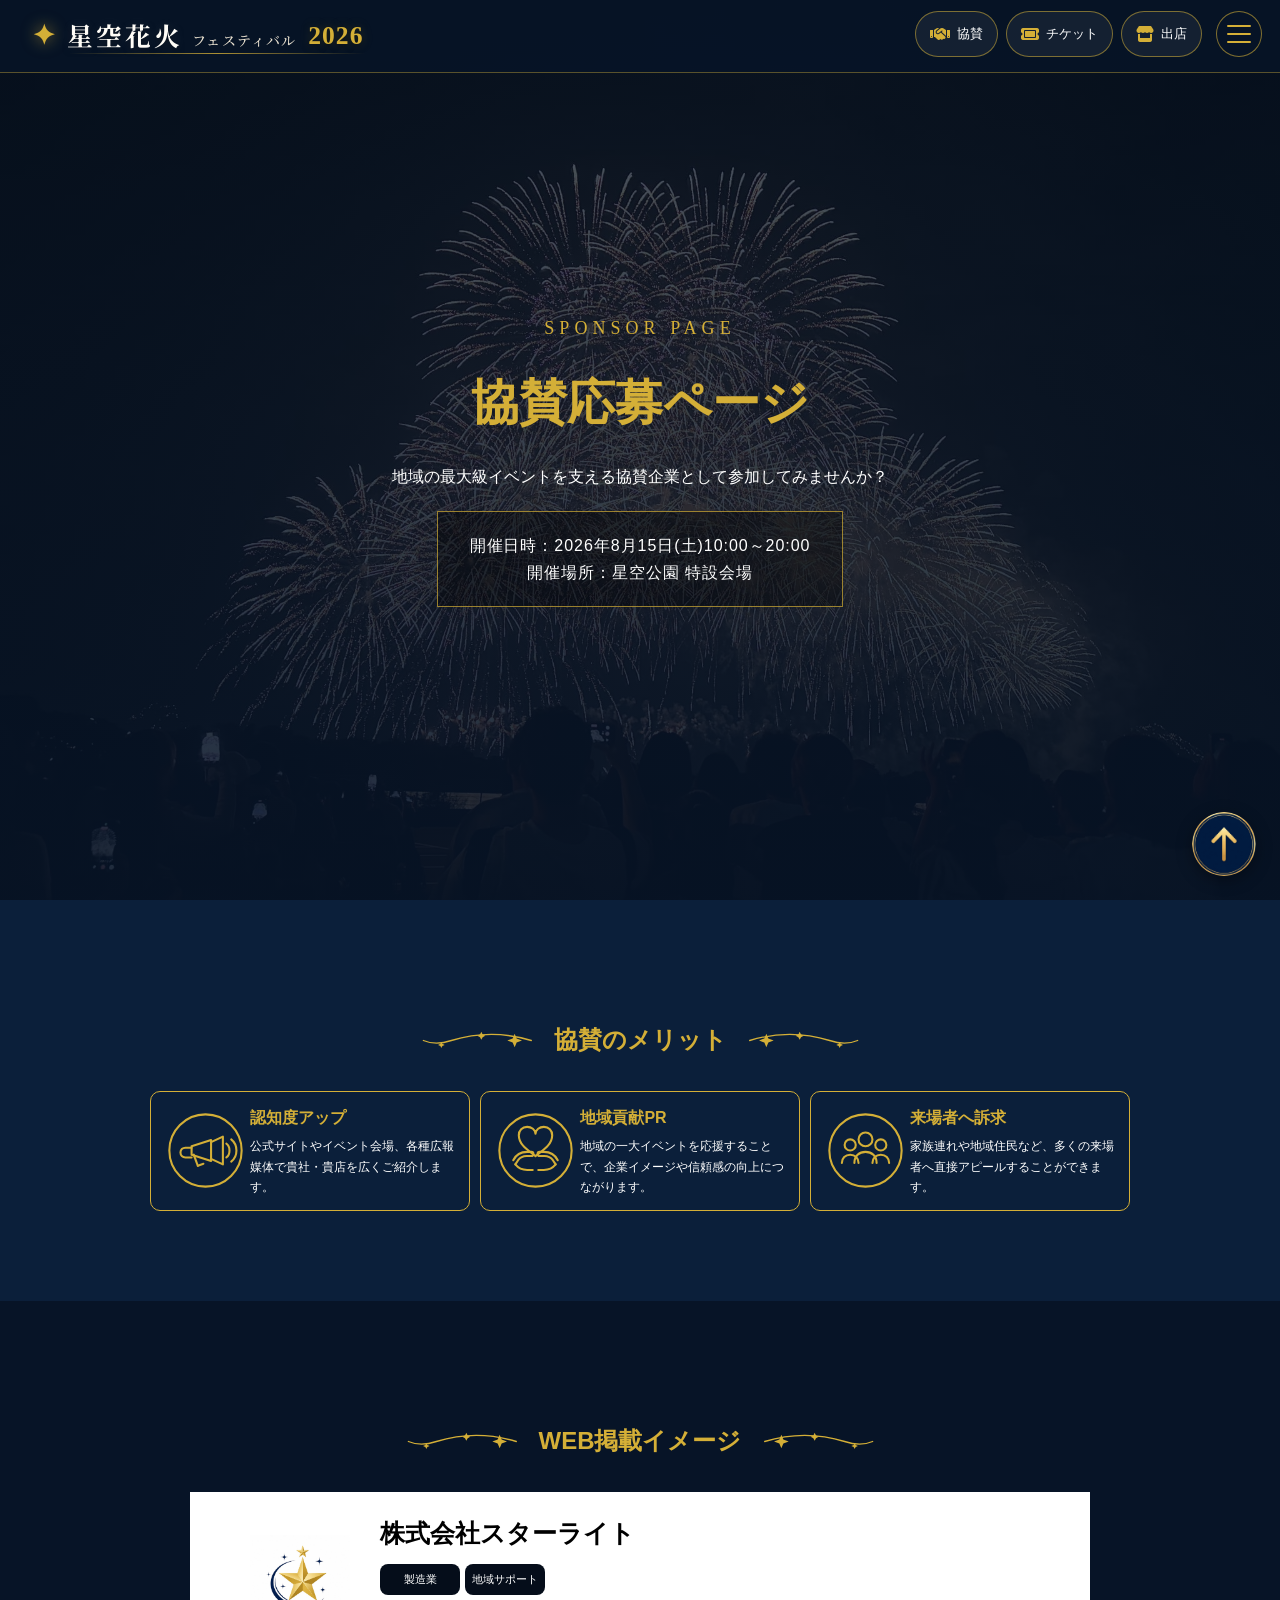
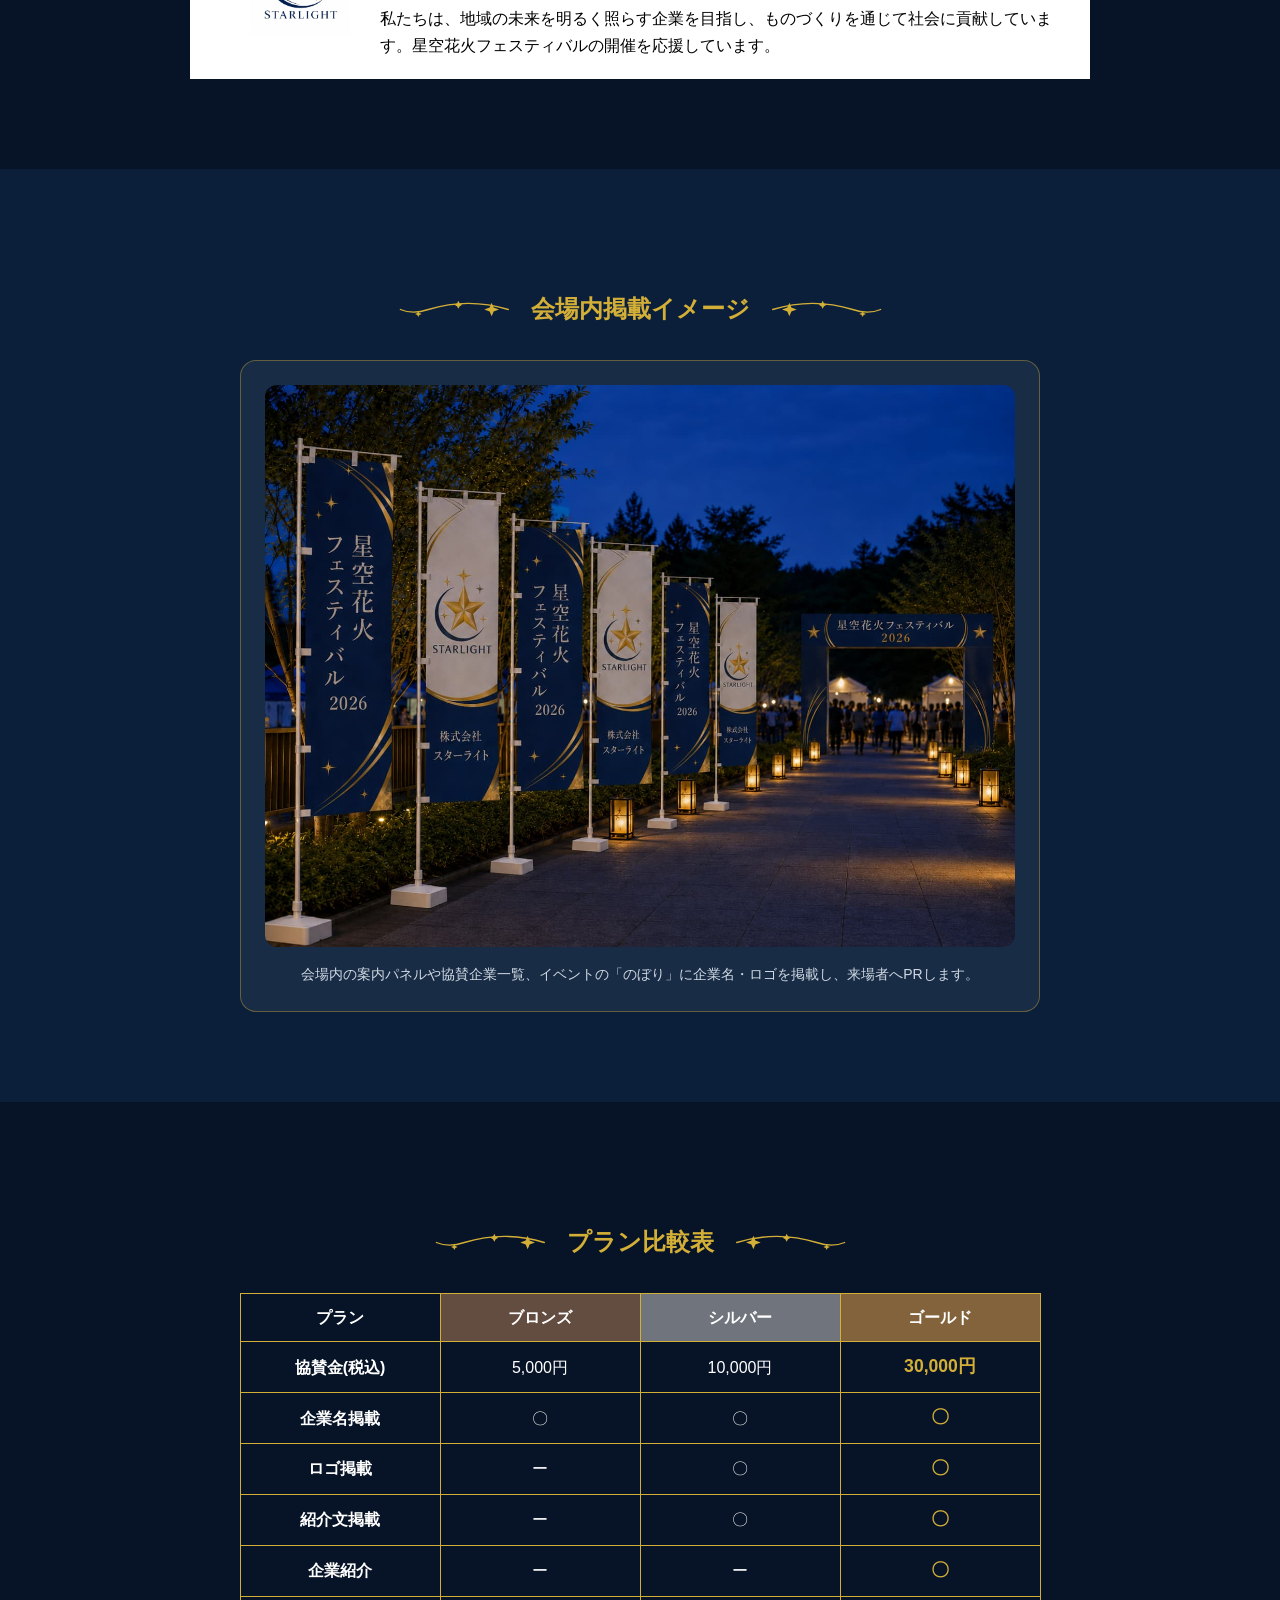
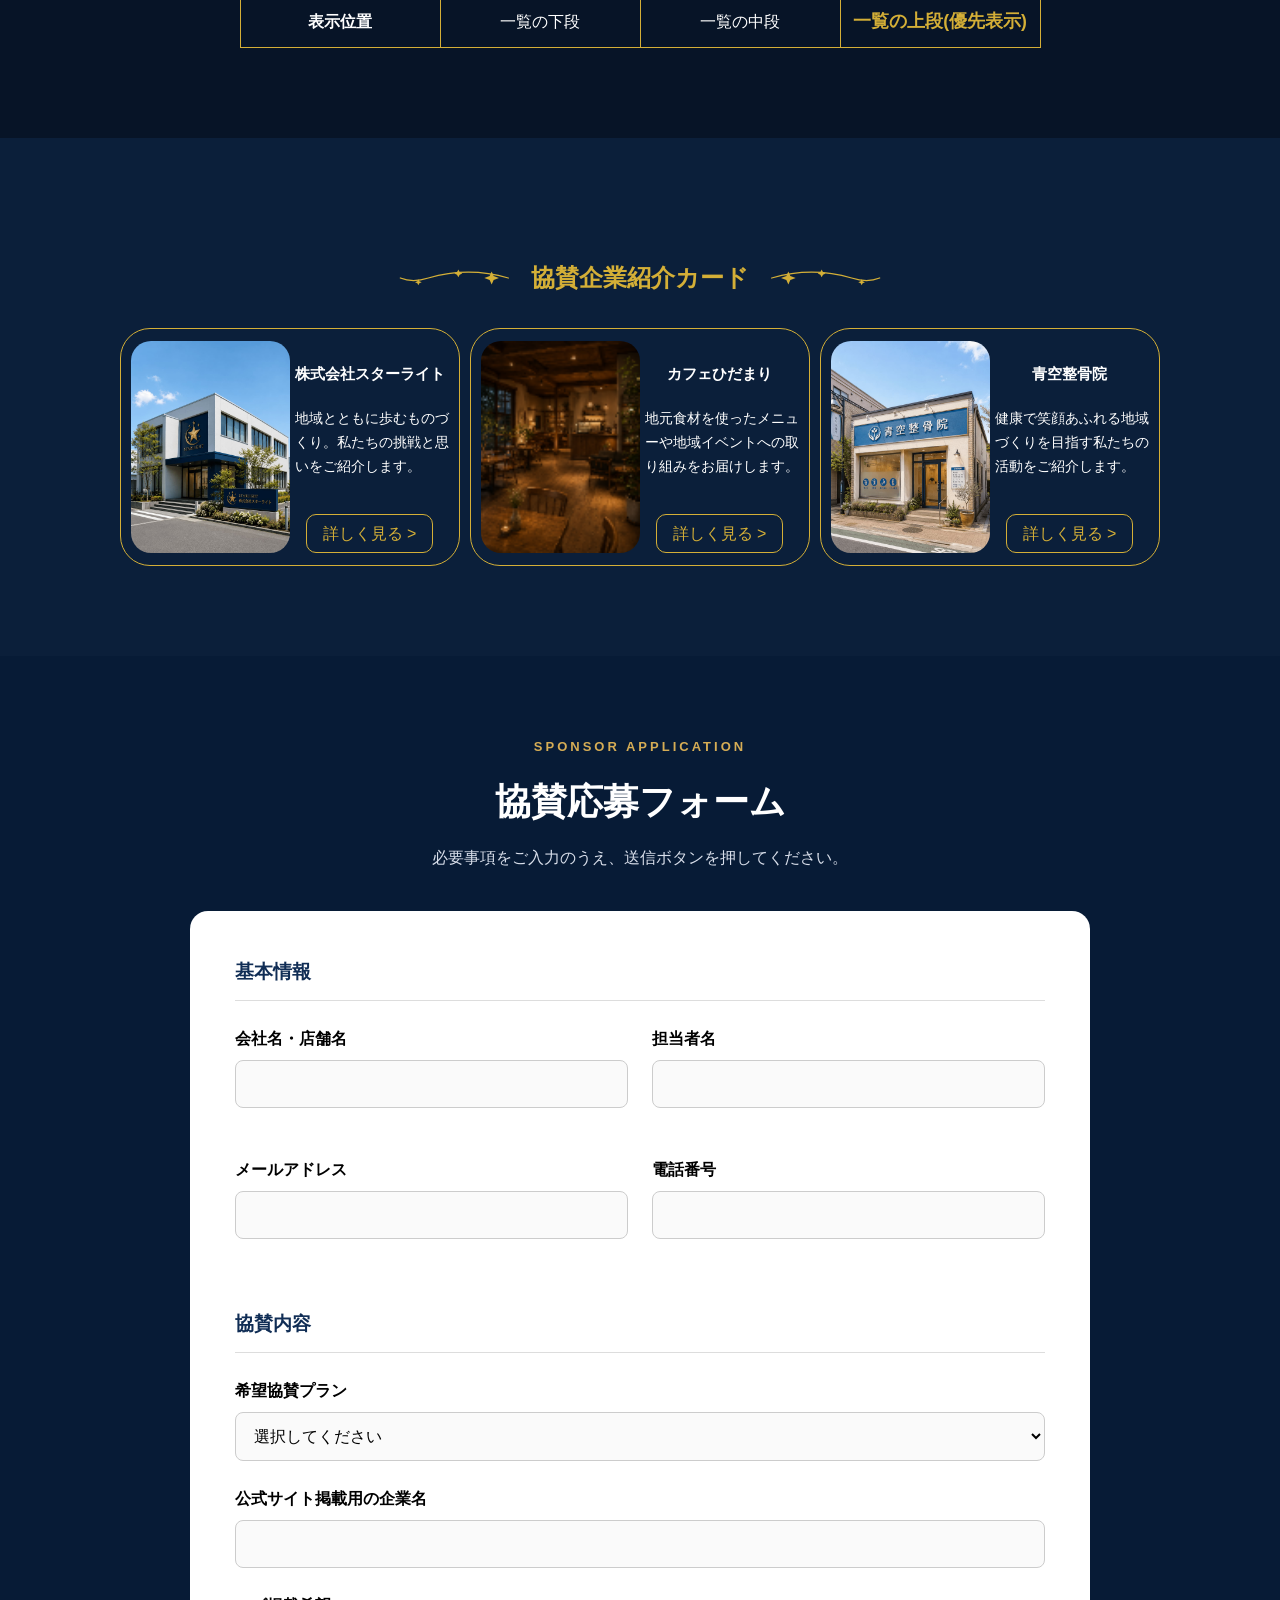
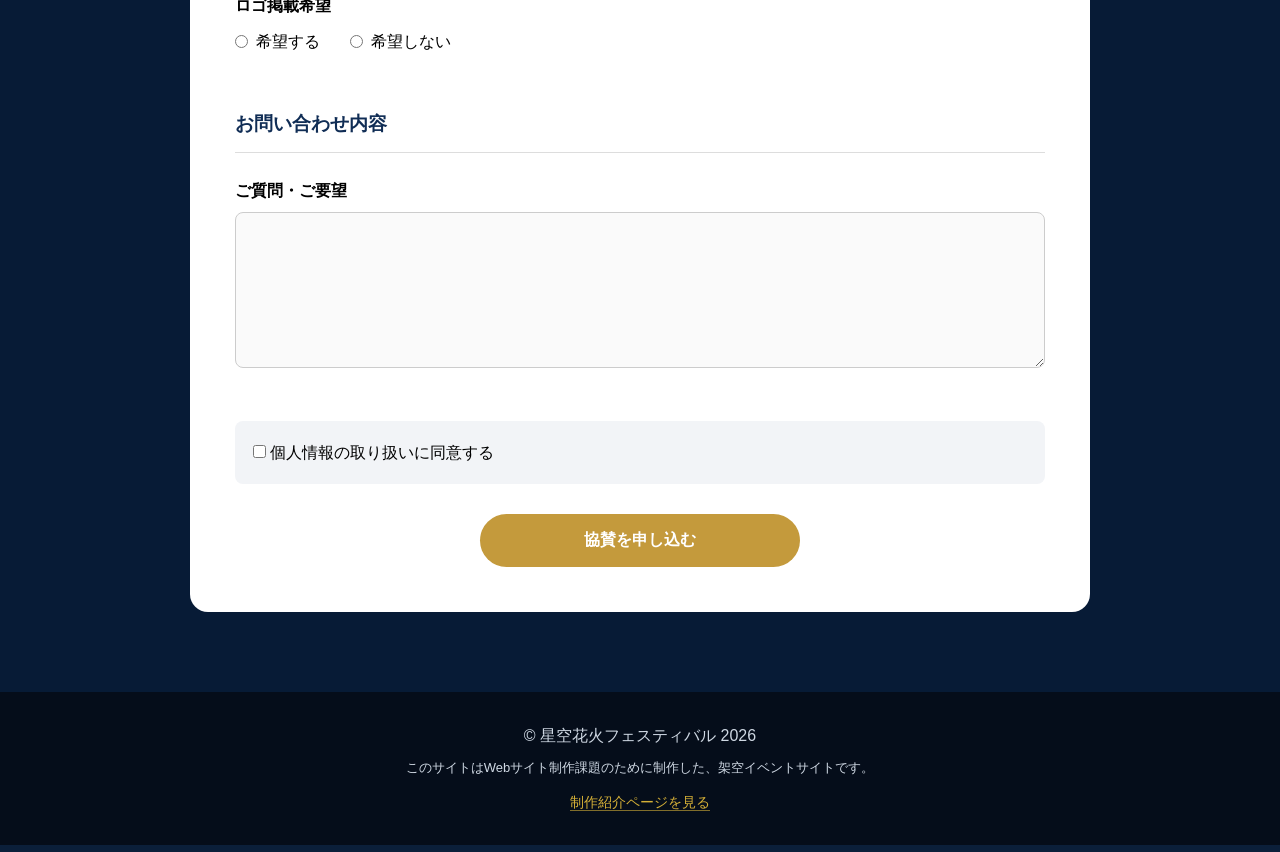
<file: html/sponsor.html>
<!doctype html>
<html lang="ja">
  <head>
    <meta charset="UTF-8" />
    <meta name="viewport" content="width=device-width, initial-scale=1.0" />
    <!-- Google Fonts -->
    <link rel="preconnect" href="https://fonts.googleapis.com" />
    <link rel="preconnect" href="https://fonts.gstatic.com" crossorigin />
    <link
      href="https://fonts.googleapis.com/css2?family=Noto+Serif+JP:wght@400;500;700&display=swap"
      rel="stylesheet"
    />
    <!-- Font Awesome -->
    <link
      rel="stylesheet"
      href="https://cdnjs.cloudflare.com/ajax/libs/font-awesome/6.5.1/css/all.min.css"
    />
    <!-- slick -->
    <link rel="stylesheet" type="text/css" href="../slick/slick.css" />
    <link rel="stylesheet" type="text/css" href="../slick/slick-theme.css" />

    <meta name="robots" content="nofollow, noindex" />
    <meta
      name="description"
      content="このサイトはWebサイト制作課題のために制作した、架空イベントの公式サイト風デモサイトです。"
    />
    <title>協賛募集｜課題制作用 架空イベントサイト</title>

    <!-- CSSファイルの読み込み -->
    <link rel="stylesheet" href="../style.css" />
  </head>
  <body id="top">
    <!-- ヘッダー -->
    <header class="header">
      <div class="header-inner">
        <h1 class="logo">
          <a
            href="../index.html"
            aria-label="星空花火フェスティバル2026 トップページ"
          >
            <span class="logo-symbol" aria-hidden="true">✦</span>

            <span class="logo-title">
              <span class="logo-main">星空花火</span>
              <span class="logo-sub">フェスティバル</span>
            </span>

            <span class="logo-year">2026</span>
          </a>
        </h1>
        <ul class="pc-nav" aria-label="主要メニュー">
          <li>
            <a href="sponsor.html">
              <i class="fa-solid fa-handshake" aria-hidden="true"></i>
              <span>協賛</span>
            </a>
          </li>

          <li>
            <a href="ticket.html">
              <i class="fa-solid fa-ticket" aria-hidden="true"></i>
              <span>チケット</span>
            </a>
          </li>

          <li>
            <a href="demise.html">
              <i class="fa-solid fa-store" aria-hidden="true"></i>
              <span>出店</span>
            </a>
          </li>
        </ul>
      </div>
    </header>

    <button
      class="hamburger js-hamburger"
      type="button"
      aria-label="メニューを開く"
      aria-expanded="false"
      aria-controls="global-nav"
    >
      <span></span>
      <span></span>
      <span></span>
    </button>

    <nav id="global-nav" class="nav js-nav" aria-label="メインメニュー">
      <p class="nav-heading">QUICK LINKS</p>

      <ul class="nav-contact">
        <li class="nav-home">
          <a href="../index.html">
            <i class="fa-solid fa-house" aria-hidden="true"></i>
            <span>トップページ</span>
          </a>
        </li>

        <li>
          <a href="ticket.html">
            <i class="fa-solid fa-ticket" aria-hidden="true"></i>
            <span>チケット</span>
          </a>
        </li>

        <li>
          <a href="demise.html">
            <i class="fa-solid fa-store" aria-hidden="true"></i>
            <span>出店</span>
          </a>
        </li>

        <li>
          <a href="contact.html">
            <i class="fa-solid fa-envelope" aria-hidden="true"></i>
            <span>お問い合わせ</span>
          </a>
        </li>

        <li>
          <a href="access.html">
            <i class="fa-solid fa-map-location-dot" aria-hidden="true"></i>
            <span>アクセス</span>
          </a>
        </li>
      </ul>

      <p class="nav-heading">SPONSOR INFO</p>

      <ul class="nav-event">
        <li><a href="#merit">協賛メリット</a></li>
        <li><a href="#plan">協賛プラン</a></li>
        <li><a href="#intro">協賛企業紹介</a></li>
        <li><a href="#form">応募フォーム</a></li>
      </ul>
    </nav>

    <main>
      <section class="page-second-hero">
        <p class="hero-subtitle">Sponsor Page</p>
        <h2>協賛応募ページ</h2>
        <p>地域の最大級イベントを支える協賛企業として参加してみませんか？</p>
        <div class="event-info">
          <p>開催日時：2026年8月15日(土)10:00～20:00</p>
          <p>開催場所：星空公園 特設会場</p>
        </div>
      </section>

      <section id="merit" class="section">
        <div class="merit-h2">
          <img src="../images/merit-h2-icon1.svg" />
          <h2>協賛のメリット</h2>
          <img src="../images/merit-h2-icon2.svg" />
        </div>

        <div class="merit-contents">
          <div class="merit-card">
            <img
              class="merit-icon"
              src="../images/merit-icon1.svg"
              alt="メガホン"
            />
            <div class="merit-text">
              <h3>認知度アップ</h3>
              <p>
                公式サイトやイベント会場、各種広報媒体で貴社・貴店を広くご紹介します。
              </p>
            </div>
          </div>
          <div class="merit-card">
            <img
              class="merit-icon"
              src="../images/merit-icon2.svg"
              alt="ハート"
            />
            <div class="merit-text">
              <h3>地域貢献PR</h3>
              <p>
                地域の一大イベントを応援することで、企業イメージや信頼感の向上につながります。
              </p>
            </div>
          </div>
          <div class="merit-card">
            <img
              class="merit-icon"
              src="../images/merit-icon3.svg"
              alt="来場者"
            />
            <div class="merit-text">
              <h3>来場者へ訴求</h3>
              <p>
                家族連れや地域住民など、多くの来場者へ直接アピールすることができます。
              </p>
            </div>
          </div>
        </div>
      </section>

      <section class="section dark-section">
        <div class="merit-h2">
          <img src="../images/merit-h2-icon1.svg" />
          <h2>WEB掲載イメージ</h2>
          <img src="../images/merit-h2-icon2.svg" />
        </div>
        <div class="sponsor-image">
          <img src="../images/logo1.jpg" alt="協賛ロゴ" />
          <div class="sponsor-image-text">
            <h4 class="sponsor-name">株式会社スターライト</h4>
            <div class="genre">
              <p>製造業</p>
              <p>地域サポート</p>
            </div>
            <p>
              私たちは、地域の未来を明るく照らす企業を目指し、ものづくりを通じて社会に貢献しています。星空花火フェスティバルの開催を応援しています。
            </p>
          </div>
        </div>
      </section>

      <section class="section">
        <div class="merit-h2">
          <img src="../images/merit-h2-icon1.svg" />
          <h2>会場内掲載イメージ</h2>
          <img src="../images/merit-h2-icon2.svg" />
        </div>
        <div class="venue-sponsor-image">
          <img src="../images/venue-sponsor.jpg" alt="会場内掲載イメージ" />
          <p>
            会場内の案内パネルや協賛企業一覧、イベントの「のぼり」に企業名・ロゴを掲載し、来場者へPRします。
          </p>
        </div>
      </section>

      <section id="plan" class="section dark-section">
        <div class="merit-h2">
          <img src="../images/merit-h2-icon1.svg" />
          <h2>プラン比較表</h2>
          <img src="../images/merit-h2-icon2.svg" />
        </div>
        <div class="table-scroll">
          <table class="sponsor-plan">
            <tr>
              <th>プラン</th>
              <th>ブロンズ</th>
              <th>シルバー</th>
              <th>ゴールド</th>
            </tr>
            <tr>
              <th>協賛金(税込)</th>
              <td>5,000円</td>
              <td>10,000円</td>
              <td>30,000円</td>
            </tr>
            <tr>
              <th>企業名掲載</th>
              <td>〇</td>
              <td>〇</td>
              <td>〇</td>
            </tr>
            <tr>
              <th>ロゴ掲載</th>
              <td>ー</td>
              <td>〇</td>
              <td>〇</td>
            </tr>
            <tr>
              <th>紹介文掲載</th>
              <td>ー</td>
              <td>〇</td>
              <td>〇</td>
            </tr>
            <tr>
              <th>企業紹介</th>
              <td>ー</td>
              <td>ー</td>
              <td>〇</td>
            </tr>
            <tr>
              <th>表示位置</th>
              <td>一覧の下段</td>
              <td>一覧の中段</td>
              <td>一覧の上段(優先表示)</td>
            </tr>
          </table>
        </div>
      </section>

      <section id="intro" class="section">
        <div class="merit-h2">
          <img src="../images/merit-h2-icon1.svg" />
          <h2>協賛企業紹介カード</h2>
          <img src="../images/merit-h2-icon2.svg" />
        </div>
        <div class="sponsor-blog-box">
          <div class="sponsor-blog">
            <img src="../images/sponsor-blog1.jpg" alt="スターライト" />
            <div class="sponsor-blog-text">
              <h4>株式会社スターライト</h4>
              <p>
                地域とともに歩むものづくり。私たちの挑戦と思いをご紹介します。
              </p>
              <div class="a-box">
                <a href="error-page.html">詳しく見る &gt;</a>
              </div>
            </div>
          </div>
          <div class="sponsor-blog">
            <img src="../images/sponsor-blog2.jpg" alt="ひだまり" />
            <div class="sponsor-blog-text">
              <h4>カフェひだまり</h4>
              <p>
                地元食材を使ったメニューや地域イベントへの取り組みをお届けします。
              </p>
              <div class="a-box">
                <a href="error-page.html">詳しく見る &gt;</a>
              </div>
            </div>
          </div>
          <div class="sponsor-blog">
            <img src="../images/sponsor-blog3.jpg" alt="青空整骨院" />
            <div class="sponsor-blog-text">
              <h4>青空整骨院</h4>
              <p>
                健康で笑顔あふれる地域づくりを目指す私たちの活動をご紹介します。
              </p>
              <div class="a-box">
                <a href="error-page.html">詳しく見る &gt;</a>
              </div>
            </div>
          </div>
        </div>
      </section>

      <section id="form" class="form-section">
        <div class="form-container">
          <!-- 見出し -->
          <div class="form-title">
            <p>SPONSOR APPLICATION</p>
            <h2>協賛応募フォーム</h2>
            <p>必要事項をご入力のうえ、送信ボタンを押してください。</p>
          </div>

          <!-- フォーム -->
          <form action="error-page.html" method="get">
            <!-- 基本情報 -->
            <div class="form-block">
              <h3>基本情報</h3>

              <div class="form-grid">
                <div class="form-item">
                  <label for="company">会社名・店舗名</label>
                  <input type="text" id="company" name="company" />
                </div>

                <div class="form-item">
                  <label for="person">担当者名</label>
                  <input type="text" id="person" name="person" />
                </div>

                <div class="form-item">
                  <label for="email">メールアドレス</label>
                  <input type="email" id="email" name="email" />
                </div>

                <div class="form-item">
                  <label for="tel">電話番号</label>
                  <input type="tel" id="tel" name="tel" />
                </div>
              </div>
            </div>

            <!-- 協賛内容 -->
            <div class="form-block">
              <h3>協賛内容</h3>

              <div class="form-item">
                <label for="sponsor-plan">希望協賛プラン</label>

                <select id="sponsor-plan" name="sponsor-plan">
                  <option value="">選択してください</option>
                  <option value="bronze">ブロンズ協賛：5,000円</option>
                  <option value="silver">シルバー協賛：10,000円</option>
                  <option value="gold">ゴールド協賛：30,000円</option>
                </select>
              </div>

              <div class="form-item">
                <label for="display-name">公式サイト掲載用の企業名</label>
                <input type="text" id="display-name" name="display-name" />
              </div>

              <div class="form-item">
                <p class="form-label">ロゴ掲載希望</p>

                <div class="radio-group">
                  <label>
                    <input type="radio" name="logo" value="yes" />
                    希望する
                  </label>

                  <label>
                    <input type="radio" name="logo" value="no" />
                    希望しない
                  </label>
                </div>
              </div>
            </div>

            <!-- お問い合わせ -->
            <div class="form-block">
              <h3>お問い合わせ内容</h3>

              <div class="form-item">
                <label for="message">ご質問・ご要望</label>
                <textarea id="message" name="message" rows="7"></textarea>
              </div>
            </div>

            <!-- 同意 -->
            <div class="form-agreement">
              <label>
                <input type="checkbox" name="agreement" />
                個人情報の取り扱いに同意する
              </label>
            </div>

            <!-- 送信ボタン -->
            <div class="form-submit">
              <button type="submit">協賛を申し込む</button>
            </div>
          </form>
        </div>
      </section>
    </main>

    <!-- フッター -->
    <footer class="footer">
      <p>&copy; 星空花火フェスティバル 2026</p>
      <p class="footer-note">
        このサイトはWebサイト制作課題のために制作した、架空イベントサイトです。
      </p>
      <p class="footer-presen">
        <a href="presentation.html">制作紹介ページを見る</a>
      </p>
    </footer>

    <!-- ページトップボタン -->
    <a href="#top" class="page-top-button" aria-label="ページトップへ戻る">
      <img src="../images/page-top.png" alt="" />
    </a>

    <!-- jQuery -->
    <script src="https://ajax.googleapis.com/ajax/libs/jquery/3.6.0/jquery.min.js"></script>

    <!-- slick jQuery -->
    <script type="text/javascript" src="../slick/slick.min.js"></script>

    <!-- JavaScript -->
    <script src="../js/main.js"></script>
  </body>
</html>
</file>
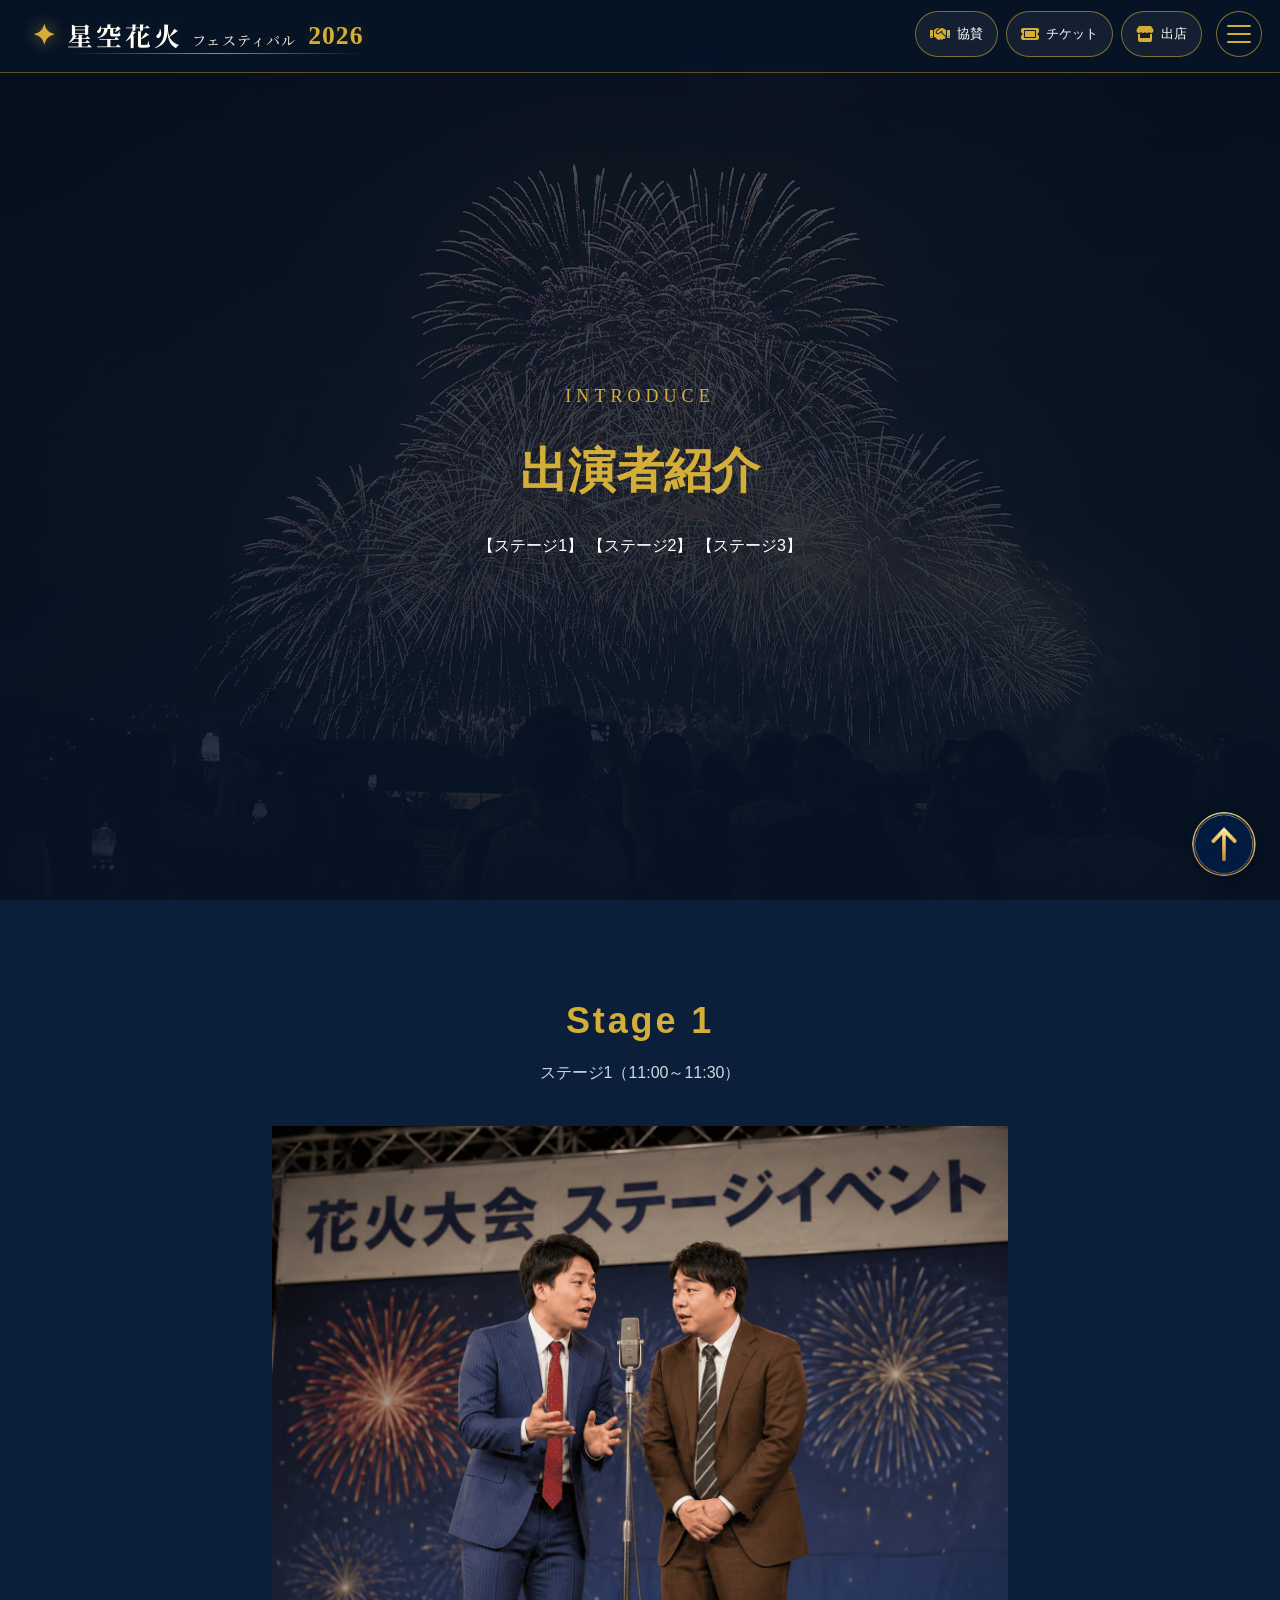
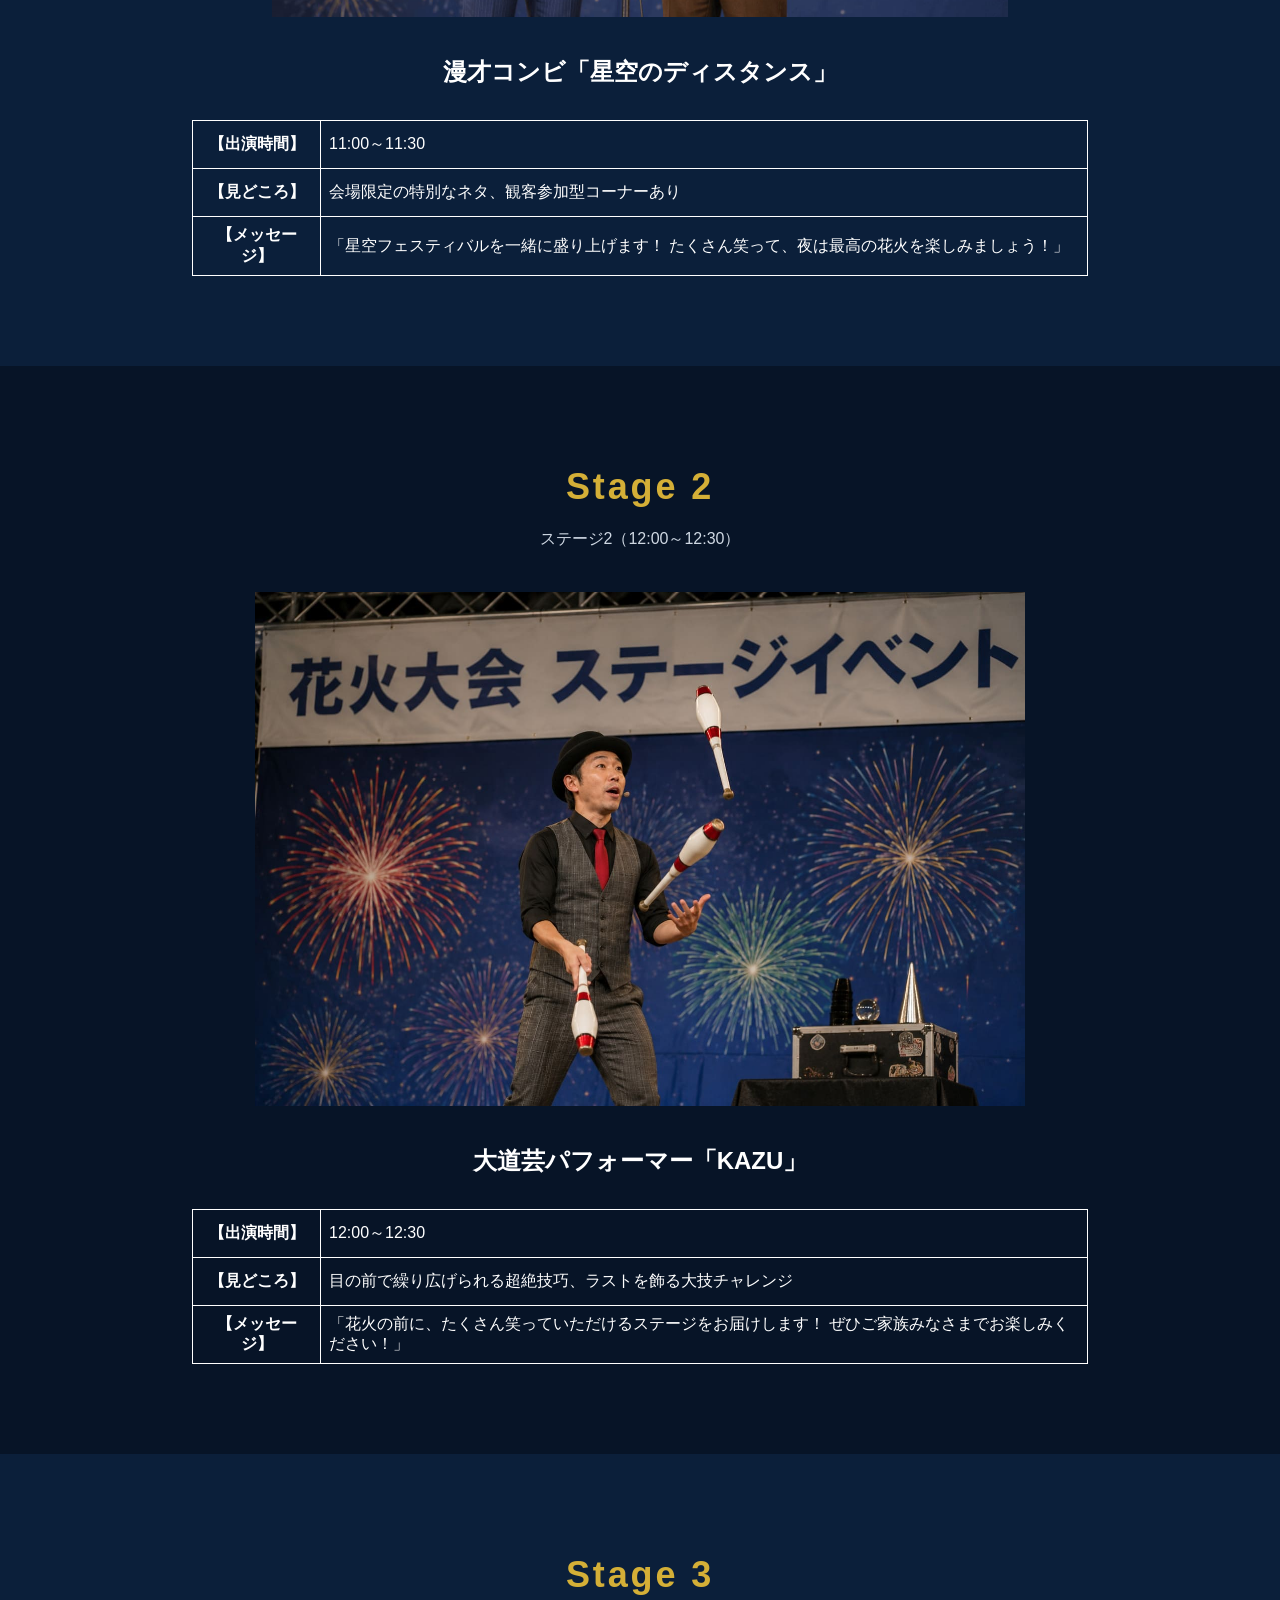
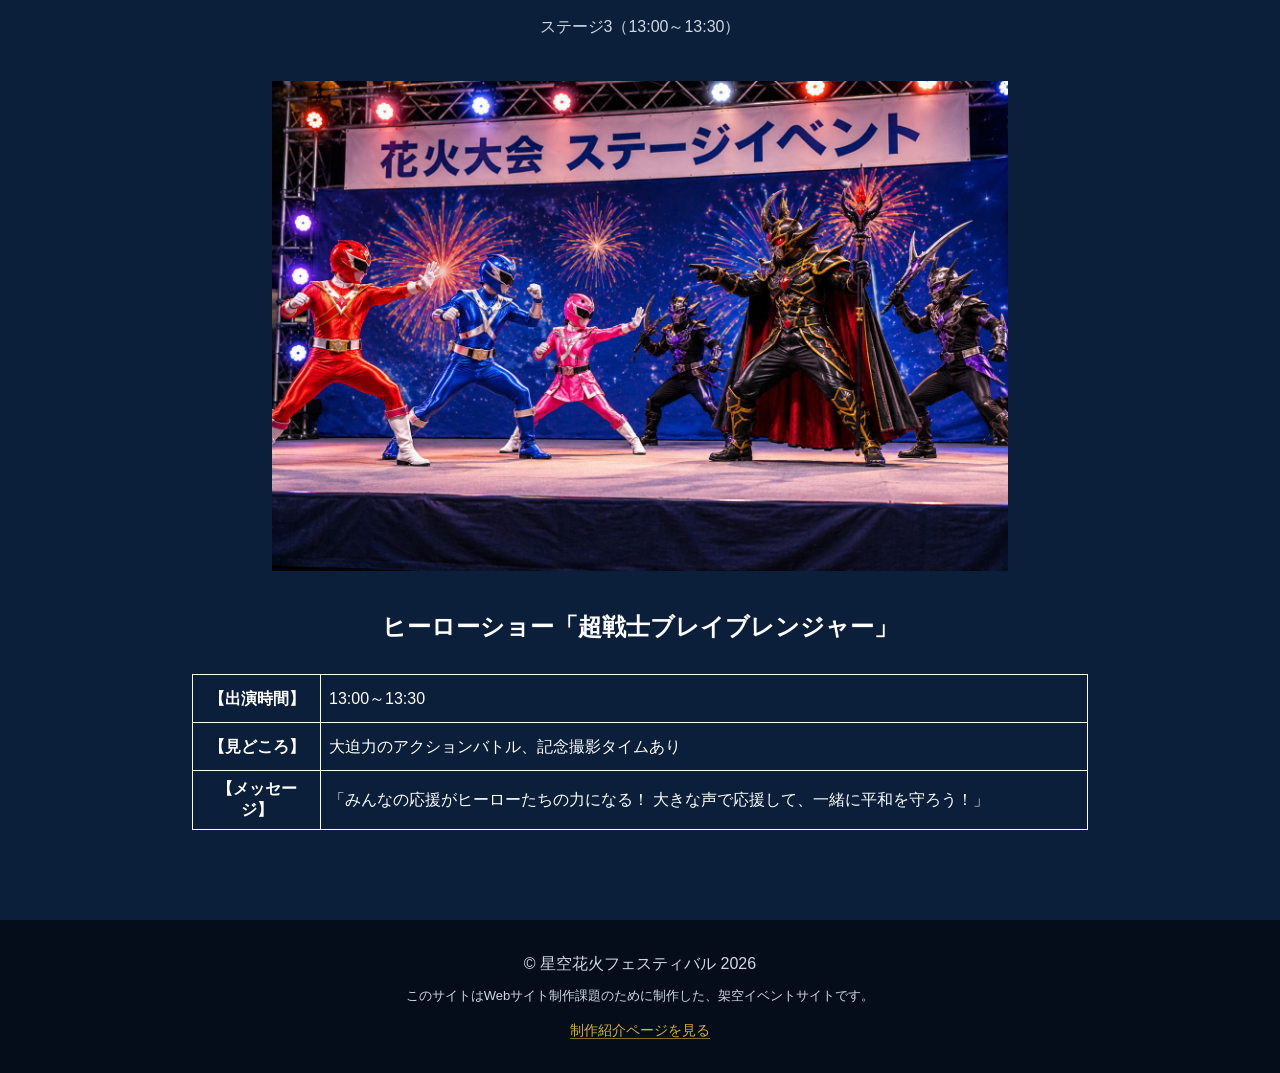
<file: html/stage-intro.html>
<!doctype html>
<html lang="ja">
  <head>
    <meta charset="UTF-8" />
    <meta name="viewport" content="width=device-width, initial-scale=1.0" />
    <!-- Google Fonts -->
    <link rel="preconnect" href="https://fonts.googleapis.com" />
    <link rel="preconnect" href="https://fonts.gstatic.com" crossorigin />
    <link
      href="https://fonts.googleapis.com/css2?family=Noto+Serif+JP:wght@400;500;700&display=swap"
      rel="stylesheet"
    />
    <!-- Font Awesome -->
    <link
      rel="stylesheet"
      href="https://cdnjs.cloudflare.com/ajax/libs/font-awesome/6.5.1/css/all.min.css"
    />
    <!-- slick -->
    <link rel="stylesheet" type="text/css" href="../slick/slick.css" />
    <link rel="stylesheet" type="text/css" href="../slick/slick-theme.css" />
    <!-- 架空サイト -->
    <meta name="robots" content="nofollow, noindex" />
    <meta
      name="description"
      content="このサイトはWebサイト制作課題のために制作した、架空イベントの公式サイト風デモサイトです。"
    />
    <title>出演者紹介｜課題制作用 架空イベントサイト</title>

    <!-- CSSファイルの読み込み -->
    <link rel="stylesheet" href="../style.css" />
  </head>
  <body id="top">
    <!-- ヘッダー -->
    <header class="header">
      <div class="header-inner">
        <h1 class="logo">
          <a
            href="../index.html"
            aria-label="星空花火フェスティバル2026 トップページ"
          >
            <span class="logo-symbol" aria-hidden="true">✦</span>

            <span class="logo-title">
              <span class="logo-main">星空花火</span>
              <span class="logo-sub">フェスティバル</span>
            </span>

            <span class="logo-year">2026</span>
          </a>
        </h1>
        <ul class="pc-nav" aria-label="主要メニュー">
          <li>
            <a href="sponsor.html">
              <i class="fa-solid fa-handshake" aria-hidden="true"></i>
              <span>協賛</span>
            </a>
          </li>

          <li>
            <a href="ticket.html">
              <i class="fa-solid fa-ticket" aria-hidden="true"></i>
              <span>チケット</span>
            </a>
          </li>

          <li>
            <a href="demise.html">
              <i class="fa-solid fa-store" aria-hidden="true"></i>
              <span>出店</span>
            </a>
          </li>
        </ul>
      </div>
    </header>

    <button
      class="hamburger js-hamburger"
      type="button"
      aria-label="メニューを開く"
      aria-expanded="false"
      aria-controls="global-nav"
    >
      <span></span>
      <span></span>
      <span></span>
    </button>

    <nav id="global-nav" class="nav js-nav" aria-label="メインメニュー">
      <p class="nav-heading">QUICK LINKS</p>

      <ul class="nav-contact">
        <li class="nav-home">
          <a href="../index.html">
            <i class="fa-solid fa-house" aria-hidden="true"></i>
            <span>トップページ</span>
          </a>
        </li>

        <li>
          <a href="sponsor.html">
            <i class="fa-solid fa-handshake" aria-hidden="true"></i>
            <span>協賛</span>
          </a>
        </li>

        <li>
          <a href="ticket.html">
            <i class="fa-solid fa-ticket" aria-hidden="true"></i>
            <span>チケット</span>
          </a>
        </li>

        <li>
          <a href="demise.html">
            <i class="fa-solid fa-store" aria-hidden="true"></i>
            <span>出店</span>
          </a>
        </li>

        <li>
          <a href="contact.html">
            <i class="fa-solid fa-envelope" aria-hidden="true"></i>
            <span>お問い合わせ</span>
          </a>
        </li>

        <li>
          <a href="access.html">
            <i class="fa-solid fa-map-location-dot" aria-hidden="true"></i>
            <span>アクセス</span>
          </a>
        </li>
      </ul>

      <p class="nav-heading">STAGE INFO</p>

      <ul class="nav-event">
        <li><a href="#stage-1">【ステージ1】</a></li>
        <li><a href="#stage-2">【ステージ2】</a></li>
        <li><a href="#stage-3">【ステージ3】</a></li>
      </ul>
    </nav>

    <main>
      <!-- ヒーロー画面 -->
      <section class="page-second-hero">
        <div class="hero-content">
          <p class="hero-subtitle">Introduce</p>
          <h2>出演者紹介</h2>
          <p class="hero-content">
            <a href="#stage-1">【ステージ1】</a>
            <a href="#stage-2">【ステージ2】</a>
            <a href="#stage-3">【ステージ3】</a>
          </p>
        </div>
      </section>

      <section id="stage-1" class="section">
        <h2 class="section-title">Stage 1</h2>
        <p class="section-subtitle">ステージ1（11:00～11:30）</p>

        <div class="person-image">
          <img src="../images/manzai.jpg" alt="漫才" />
          <p>漫才コンビ「星空のディスタンス」</p>
        </div>

        <table class="detail">
          <tr>
            <th>【出演時間】</th>
            <td>11:00～11:30</td>
          </tr>
          <tr>
            <th>【見どころ】</th>
            <td>会場限定の特別なネタ、観客参加型コーナーあり</td>
          </tr>
          <tr>
            <th>【メッセージ】</th>
            <td>
              「星空フェスティバルを一緒に盛り上げます！
              たくさん笑って、夜は最高の花火を楽しみましょう！」
            </td>
          </tr>
        </table>
      </section>

      <section id="stage-2" class="section dark-section">
        <h2 class="section-title">Stage 2</h2>
        <p class="section-subtitle">ステージ2（12:00～12:30）</p>

        <div class="person-image">
          <img src="../images/daidougei.jpg" alt="大道芸" />
          <p>大道芸パフォーマー「KAZU」</p>
        </div>

        <table class="detail">
          <tr>
            <th>【出演時間】</th>
            <td>12:00～12:30</td>
          </tr>
          <tr>
            <th>【見どころ】</th>
            <td>目の前で繰り広げられる超絶技巧、ラストを飾る大技チャレンジ</td>
          </tr>
          <tr>
            <th>【メッセージ】</th>
            <td>
              「花火の前に、たくさん笑っていただけるステージをお届けします！
              ぜひご家族みなさまでお楽しみください！」
            </td>
          </tr>
        </table>
      </section>

      <section id="stage-3" class="section">
        <h2 class="section-title">Stage 3</h2>
        <p class="section-subtitle">ステージ3（13:00～13:30）</p>

        <div class="person-image">
          <img src="../images/hero-show.jpg" alt="ヒーロー" />
          <p>ヒーローショー「超戦士ブレイブレンジャー」</p>
        </div>

        <table class="detail">
          <tr>
            <th>【出演時間】</th>
            <td>13:00～13:30</td>
          </tr>
          <tr>
            <th>【見どころ】</th>
            <td>大迫力のアクションバトル、記念撮影タイムあり</td>
          </tr>
          <tr>
            <th>【メッセージ】</th>
            <td>
              「みんなの応援がヒーローたちの力になる！
              大きな声で応援して、一緒に平和を守ろう！」
            </td>
          </tr>
        </table>
      </section>
    </main>

    <footer class="footer">
      <p>&copy; 星空花火フェスティバル 2026</p>
      <p class="footer-note">
        このサイトはWebサイト制作課題のために制作した、架空イベントサイトです。
      </p>
      <p class="footer-presen">
        <a href="presentation.html">制作紹介ページを見る</a>
      </p>
    </footer>

    <!-- ページトップボタン -->
    <a href="#top" class="page-top-button" aria-label="ページトップへ戻る">
      <img src="../images/page-top.png" alt="" />
    </a>

    <!-- jQuery -->
    <script src="https://ajax.googleapis.com/ajax/libs/jquery/3.6.0/jquery.min.js"></script>

    <!-- slick jQuery -->
    <script type="text/javascript" src="../slick/slick.min.js"></script>

    <!-- JavaScript -->
    <script src="../js/main.js"></script>
  </body>
</html>
</file>
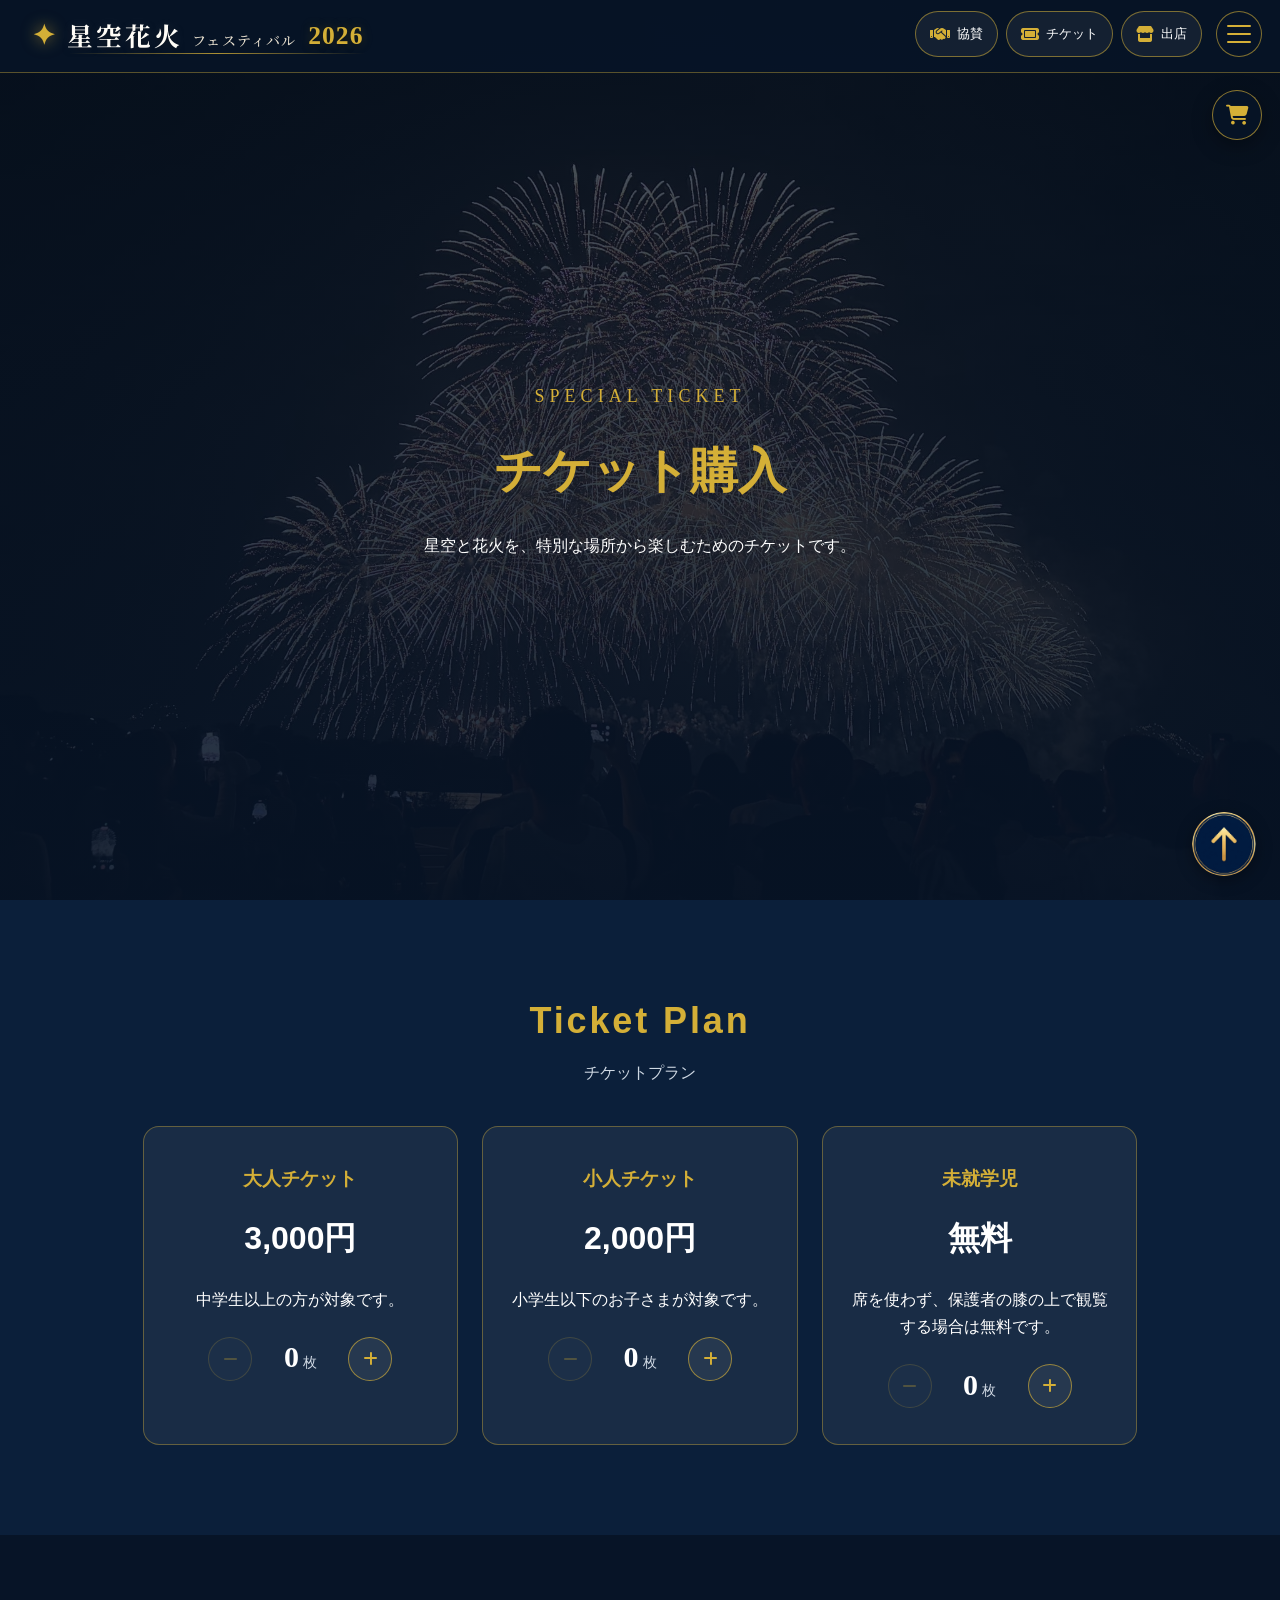
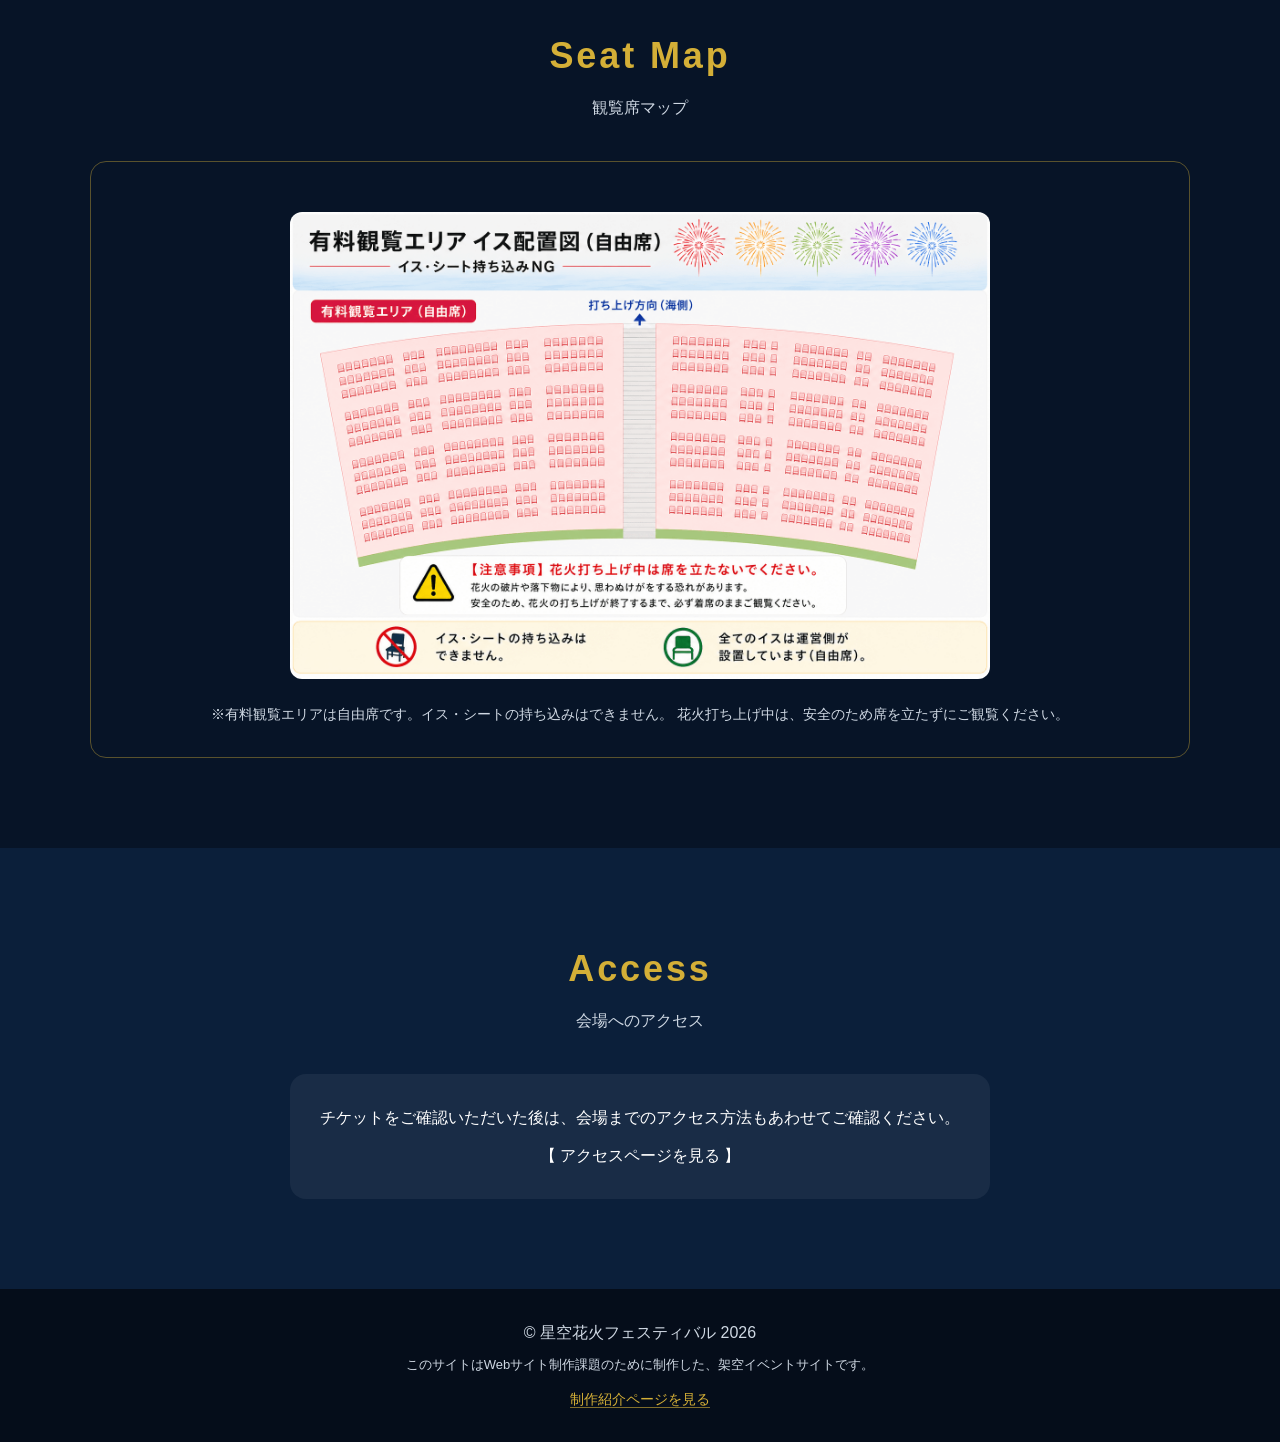
<file: html/ticket.html>
<!doctype html>
<html lang="ja">
  <head>
    <meta charset="UTF-8" />
    <meta name="viewport" content="width=device-width, initial-scale=1.0" />
    <!-- Google Fonts -->
    <link rel="preconnect" href="https://fonts.googleapis.com" />
    <link rel="preconnect" href="https://fonts.gstatic.com" crossorigin />
    <link
      href="https://fonts.googleapis.com/css2?family=Noto+Serif+JP:wght@400;500;700&display=swap"
      rel="stylesheet"
    />

    <!-- 架空サイト -->
    <meta name="robots" content="nofollow, noindex" />
    <meta
      name="description"
      content="このサイトはWebサイト制作課題のために制作した、架空イベントの公式サイト風デモサイトです。"
    />
    <title>チケット購入｜課題制作用 架空イベントサイト</title>

    <!--------------------------
    CSSファイルの読み込み
    ---------------------------->
    <!-- Font Awesome -->
    <link
      rel="stylesheet"
      href="https://cdnjs.cloudflare.com/ajax/libs/font-awesome/6.5.1/css/all.min.css"
    />
    <!-- slick -->
    <link rel="stylesheet" type="text/css" href="../slick/slick.css" />
    <link rel="stylesheet" type="text/css" href="../slick/slick-theme.css" />
    <!-- style.css -->
    <link rel="stylesheet" href="../style.css" />
  </head>

  <body id="top">
    <!-- ヘッダー -->
    <header class="header">
      <div class="header-inner">
        <h1 class="logo">
          <a
            href="../index.html"
            aria-label="星空花火フェスティバル2026 トップページ"
          >
            <span class="logo-symbol" aria-hidden="true">✦</span>

            <span class="logo-title">
              <span class="logo-main">星空花火</span>
              <span class="logo-sub">フェスティバル</span>
            </span>

            <span class="logo-year">2026</span>
          </a>
        </h1>
        <ul class="pc-nav" aria-label="主要メニュー">
          <li>
            <a href="sponsor.html">
              <i class="fa-solid fa-handshake" aria-hidden="true"></i>
              <span>協賛</span>
            </a>
          </li>

          <li>
            <a href="ticket.html">
              <i class="fa-solid fa-ticket" aria-hidden="true"></i>
              <span>チケット</span>
            </a>
          </li>

          <li>
            <a href="demise.html">
              <i class="fa-solid fa-store" aria-hidden="true"></i>
              <span>出店</span>
            </a>
          </li>
        </ul>
      </div>
    </header>

    <button
      class="hamburger js-hamburger"
      type="button"
      aria-label="メニューを開く"
      aria-expanded="false"
      aria-controls="global-nav"
    >
      <span></span>
      <span></span>
      <span></span>
    </button>

    <button
      class="ticket-cart-button js-ticket-cart"
      type="button"
      aria-label="購入内容を開く"
      aria-expanded="false"
      aria-controls="ticket-summary"
    >
      <i class="fa-solid fa-cart-shopping" aria-hidden="true"></i>

      <span class="ticket-cart-badge js-ticket-cart-count" aria-hidden="true">
        0
      </span>
    </button>

    <nav id="global-nav" class="nav js-nav" aria-label="メインメニュー">
      <p class="nav-heading">QUICK LINKS</p>

      <ul class="nav-contact">
        <li class="nav-home">
          <a href="../index.html">
            <i class="fa-solid fa-house" aria-hidden="true"></i>
            <span>トップページ</span>
          </a>
        </li>

        <li>
          <a href="sponsor.html">
            <i class="fa-solid fa-handshake" aria-hidden="true"></i>
            <span>協賛</span>
          </a>
        </li>

        <li>
          <a href="demise.html">
            <i class="fa-solid fa-store" aria-hidden="true"></i>
            <span>出店</span>
          </a>
        </li>

        <li>
          <a href="contact.html">
            <i class="fa-solid fa-envelope" aria-hidden="true"></i>
            <span>お問い合わせ</span>
          </a>
        </li>

        <li>
          <a href="access.html">
            <i class="fa-solid fa-map-location-dot" aria-hidden="true"></i>
            <span>アクセス</span>
          </a>
        </li>
      </ul>

      <p class="nav-heading">ACCESS INFO</p>

      <ul class="nav-event">
        <li><a href="#pay">チケットプラン</a></li>
        <li><a href="#kanran-map">観覧席マップ</a></li>
      </ul>
    </nav>

    <main>
      <!-- 料金体系 -->
      <section class="page-second-hero">
        <p class="hero-subtitle">Special Ticket</p>
        <h2>チケット購入</h2>
        <p>星空と花火を、特別な場所から楽しむためのチケットです。</p>
      </section>

      <section id="pay" class="section">
        <h2 class="section-title">Ticket Plan</h2>
        <p class="section-subtitle">チケットプラン</p>

        <!-- AIにより作成 -->
        <div class="ticket-card-area js-ticket-area">
          <div
            class="ticket-card"
            data-ticket-id="adult"
            data-ticket-name="大人チケット"
            data-price="3000"
            data-count="0"
          >
            <h3>大人チケット</h3>
            <p class="price">3,000円</p>
            <p>中学生以上の方が対象です。</p>
            <div class="ticket-counter">
              <button
                class="ticket-count-button btn-ms"
                type="button"
                data-action="minus"
                aria-label="大人チケットを1枚減らす"
                disabled
              >
                <i class="fa-solid fa-minus" aria-hidden="true"></i>
              </button>
              <p class="ticket-number">
                <span class="ticket-count" aria-live="polite">0</span>
                <span class="ticket-unit">枚</span>
              </p>
              <button
                class="ticket-count-button btn-pls"
                type="button"
                data-action="plus"
                aria-label="大人チケットを1枚増やす"
              >
                <i class="fa-solid fa-plus" aria-hidden="true"></i>
              </button>
            </div>
          </div>

          <div
            class="ticket-card"
            data-ticket-id="child"
            data-ticket-name="小人チケット"
            data-price="2000"
            data-count="0"
          >
            <h3>小人チケット</h3>
            <p class="price">2,000円</p>
            <p>小学生以下のお子さまが対象です。</p>

            <div class="ticket-counter">
              <button
                class="ticket-count-button btn-ms"
                type="button"
                data-action="minus"
                aria-label="小人チケットを1枚減らす"
                disabled
              >
                <i class="fa-solid fa-minus" aria-hidden="true"></i>
              </button>

              <p class="ticket-number">
                <span class="ticket-count" aria-live="polite">0</span>
                <span class="ticket-unit">枚</span>
              </p>

              <button
                class="ticket-count-button btn-pls"
                type="button"
                data-action="plus"
                aria-label="小人チケットを1枚増やす"
              >
                <i class="fa-solid fa-plus" aria-hidden="true"></i>
              </button>
            </div>
          </div>

          <div
            class="ticket-card"
            data-ticket-id="preschool"
            data-ticket-name="未就学児"
            data-price="0"
            data-count="0"
          >
            <h3>未就学児</h3>
            <p class="price">無料</p>
            <p>席を使わず、保護者の膝の上で観覧する場合は無料です。</p>

            <div class="ticket-counter">
              <button
                class="ticket-count-button btn-ms"
                type="button"
                data-action="minus"
                aria-label="未就学児を1枚減らす"
                disabled
              >
                <i class="fa-solid fa-minus" aria-hidden="true"></i>
              </button>

              <p class="ticket-number">
                <span class="ticket-count" aria-live="polite">0</span>
                <span class="ticket-unit">枚</span>
              </p>

              <button
                class="ticket-count-button btn-pls"
                type="button"
                data-action="plus"
                aria-label="未就学児を1枚増やす"
              >
                <i class="fa-solid fa-plus" aria-hidden="true"></i>
              </button>
            </div>
          </div>
        </div>

        <aside
          id="ticket-summary"
          class="ticket-summary js-ticket-summary"
          aria-label="選択したチケット"
          aria-hidden="true"
        >
          <button
            class="ticket-summary-close js-ticket-summary-close"
            type="button"
            aria-label="購入内容を閉じる"
          >
            <i class="fa-solid fa-xmark" aria-hidden="true"></i>
          </button>

          <h3>
            <i class="fa-solid fa-cart-shopping" aria-hidden="true"></i>
            購入内容
          </h3>

          <p class="ticket-summary-empty js-ticket-empty">
            チケットはまだ選択されていません。
          </p>

          <ul class="ticket-summary-list js-ticket-summary-list"></ul>

          <div class="ticket-summary-total">
            <p>
              <span>合計枚数</span>
              <strong> <span class="js-ticket-total-count">0</span>枚 </strong>
            </p>

            <p>
              <span>合計金額</span>
              <strong> <span class="js-ticket-total-price">0</span>円 </strong>
            </p>
          </div>

          <button
            class="ticket-purchase-button js-ticket-purchase"
            type="button"
            disabled
          >
            <i class="fa-solid fa-credit-card" aria-hidden="true"></i>
            購入する
          </button>
        </aside>
      </section>

      <section id="kanran-map" class="section dark-section">
        <h2 class="section-title">Seat Map</h2>
        <p class="section-subtitle">観覧席マップ</p>

        <div class="map-box">
          <img src="../images/kanran-map.jpg" alt="観覧席マップ" />
          <p class="map-note">
            ※有料観覧エリアは自由席です。イス・シートの持ち込みはできません。
            花火打ち上げ中は、安全のため席を立たずにご観覧ください。
          </p>
        </div>
      </section>

      <!-- アクセス案内 -->
      <section class="section">
        <h2 class="section-title">Access</h2>
        <p class="section-subtitle">会場へのアクセス</p>

        <div class="access-box">
          <p>
            チケットをご確認いただいた後は、会場までのアクセス方法もあわせてご確認ください。
          </p>

          <div class="access-button">
            <p>
              <a href="access.html">【 アクセスページを見る 】</a>
            </p>
          </div>
        </div>
      </section>
    </main>

    <footer class="footer">
      <p>&copy; 星空花火フェスティバル 2026</p>
      <p class="footer-note">
        このサイトはWebサイト制作課題のために制作した、架空イベントサイトです。
      </p>
      <p class="footer-presen">
        <a href="presentation.html">制作紹介ページを見る</a>
      </p>
    </footer>

    <!-- ページトップボタン -->
    <a href="#top" class="page-top-button" aria-label="ページトップへ戻る">
      <img src="../images/page-top.png" alt="" />
    </a>

    <!-- jQuery -->
    <script src="https://ajax.googleapis.com/ajax/libs/jquery/3.6.0/jquery.min.js"></script>

    <!-- slick jQuery -->
    <script type="text/javascript" src="../slick/slick.min.js"></script>

    <!-- JavaScript -->
    <script src="../js/main.js"></script>
  </body>
</html>
</file>
<file: style.css>
/* ===============================
	01. 全体設定・基本デザイン
================================== */
* {
	margin: 0;
	padding: 0;
	box-sizing: border-box;
	scroll-behavior: smooth;
}

body {
	font-family: "Yu Gothic", "Hiragino Kaku Gothic ProN", sans-serif;
	background-color: #0b1f3a;
	color: #ffffff;
	line-height: 1.7;
}

a {
	color: inherit;
	text-decoration: none;
}

a:hover {
	color: #d4af37;
}

html, body {
	width: 100%;
	overflow-x: hidden;
}

/* ===============================
	02. ヘッダー・ナビゲーション
================================== */
.header {
	width: 100%;
	background-color: rgba(7, 20, 39, 0.9);
	border-bottom: 1px solid rgba(212, 175, 55, 0.4);
	position: fixed;
	top: 0;
	z-index: 70;
	transition: 0.35s;
}

.home .header {
	background-color: transparent;
	border-bottom: 1px solid transparent;
	transform: translateY(-100%);
	opacity: 0;
	pointer-events: none;
}

.home .header.is-scrolled {
	transform: translateY(0);
	opacity: 1;
	pointer-events: auto;
	background-color: rgba(7, 20, 39, 0.9);
	border-bottom: 1px solid rgba(212, 175, 55, 0.4);
	backdrop-filter: blur(8px);
}

.header-inner {
  max-width: none;
  margin: 0 auto;
  padding: 18px 390px 18px 24px;

  display: flex;
  align-items: center;
}

.logo {
  margin: 0;
  line-height: 1;
  flex-shrink: 0;
}

.logo a {
  position: relative;

  display: flex;
  align-items: center;
  gap: 12px;

  padding: 4px 8px;

  color: #fffdf7;
  text-decoration: none;
  white-space: nowrap;
}

/* 左側の星 */
.logo-symbol {
  color: #d4af37;
  font-size: 28px;

  filter: drop-shadow(
    0 0 8px rgba(212, 175, 55, 0.65)
  );

  animation: logo-star 3s ease-in-out infinite;
}

/* 日本語部分 */
.logo-title {
  display: flex;
  align-items: baseline;
  gap: 9px;

  font-family: "Noto Serif JP", serif;
}

/* 星空花火 */
.logo-main {
  color: #fffdf7;

  font-size: clamp(21px, 2vw, 30px);
  font-weight: 700;
  letter-spacing: 0.12em;

  text-shadow:
    0 2px 6px rgba(0, 0, 0, 0.5),
    0 0 14px rgba(255, 255, 255, 0.12);
}

/* フェスティバル */
.logo-sub {
  color: #e8e0cf;

  font-size: clamp(12px, 1.1vw, 16px);
  font-weight: 500;
  letter-spacing: 0.08em;
}

/* 2026 */
.logo-year {
  position: relative;

  color: #d4af37;

  font-family: "Cinzel", serif;
  font-size: clamp(20px, 2vw, 30px);
  font-weight: 600;
  letter-spacing: 0.04em;

  text-shadow:
    0 2px 6px rgba(0, 0, 0, 0.5),
    0 0 12px rgba(212, 175, 55, 0.25);
}

/* ロゴ下の金色ライン */
.logo a::after {
  content: "";

  position: absolute;
  right: 6px;
  bottom: 0px;
  left: 45px;

  height: 1px;

  background: linear-gradient(
    90deg,
    transparent,
    rgba(212, 175, 55, 0.8),
    transparent
  );
}

@keyframes logo-star {
  0%,
  100% {
    transform: scale(1) rotate(0deg);
    opacity: 0.75;
  }

  50% {
    transform: scale(1.15) rotate(10deg);
    opacity: 1;
  }
}

.pc-nav {
  position: fixed;
  top: 11px;
  right: 78px;
  z-index: 80;

  display: flex;
  align-items: center;
  gap: 8px;

  margin: 0;
  padding: 0;
}

.pc-nav li {
  list-style: none;
}

.pc-nav a {
  min-height: 46px;
  padding: 0 14px;

  display: flex;
  align-items: center;
  justify-content: center;
  gap: 7px;

  color: #ffffff;
  background-color: rgba(255, 255, 255, 0.06);

  border: 1px solid rgba(212, 175, 55, 0.55);
  border-radius: 999px;

  font-size: 13px;
  white-space: nowrap;

  transition:
    color 0.3s,
    background-color 0.3s,
    border-color 0.3s,
    transform 0.3s;
}

.pc-nav i {
  color: #d4af37;
  font-size: 16px;
}

.pc-nav a:hover {
  color: #ffffff;
  background-color: rgba(212, 175, 55, 0.18);
  border-color: #d4af37;
  transform: translateY(-2px);
}

.pc-nav a:hover i {
  color: #f2cf69;
}
.nav a {
	color: #ffffff;
	text-decoration: none;
}

.nav a:hover {
	color: #d4af37;
}

/* ハンバーガーメニュー(PC:表示, Phone:表示) */
.hamburger {
		display: flex;
		position: fixed;
		top: 11px;
		right: 18px;
		width: 46px;
		height: 46px;
		flex-direction: column;
		align-items: center;
		justify-content: center;
		gap: 6px;
		background-color: rgba(7, 20, 39, 0.9);
		border: 1px solid rgba(212, 175, 55, 0.6);
		border-radius: 50%;
		cursor: pointer;
		z-index: 120;
}
.hamburger span {
	display: block;
	width: 24px;
	height: 2px;
	background-color: #d4af37;
	border-radius: 999px;
	transition: 0.3s;
}

.hamburger.is-open span:nth-child(1) {
	transform: translateY(8px) rotate(45deg);
}
.hamburger.is-open span:nth-child(2) {
	opacity: 0;
}
.hamburger.is-open span:nth-child(3) {
	transform: translateY(-8px) rotate(-45deg);
}

/* ハンバーガーメニュー内の見出し */
.nav-heading {
  margin-bottom: 14px;
  color: #d4af37;
  font-family: "Cinzel", serif;
  font-size: 18px;
  letter-spacing: 0.12em;
  text-align: center;
}

/* 協賛・チケット・出店・お問い合わせ */
.nav .nav-contact {
  display: grid;
  grid-template-columns: repeat(2, minmax(0, 1fr));
  gap: 10px;

  padding: 0 24px 32px;
}

/* 共通の.nav li指定を上書き */
.nav .nav-contact li {
  width: auto;
}

/* アイコン付きリンク */
.nav .nav-contact a {
  min-height: 82px;
  padding: 12px 8px;

  display: flex;
  flex-direction: column;
  align-items: center;
  justify-content: center;
  gap: 7px;

  color: #ffffff;
  background-color: rgba(255, 255, 255, 0.05);

  border: 1px solid rgba(212, 175, 55, 0.45);
  border-radius: 12px;

  font-size: 13px;
  text-align: center;

  transition:
    color 0.3s,
    background-color 0.3s,
    border-color 0.3s,
    transform 0.3s;
}

/* アイコン */
.nav .nav-contact i {
  width: 1.4em;
  color: #d4af37;
  font-size: 21px;
  text-align: center;
}

/* ホバー */
.nav .nav-contact a:hover {
  color: #ffffff;
  background-color: rgba(212, 175, 55, 0.15);
  border-color: #d4af37;
  transform: translateY(-2px);
}

.nav .nav-contact a:hover i {
  color: #f2cf69;
}

.nav {
  display: block;
  position: fixed;
  top: 0;
  right: -100%;

  width: min(380px, 88vw);
  height: 100dvh;

  padding-top: 90px;
  padding-bottom: 40px;

  background-color: rgba(4, 12, 26, 0.97);

  border-left: 1px solid rgba(212, 175, 55, 0.3);

  box-shadow: -12px 0 40px rgba(0, 0, 0, 0.35);

  transition: right 0.3s ease;
  z-index: 100;
  overflow-y: auto;
}
.nav p {
	color: #d4af37;
	font-size: clamp(16px, 1.3vw, 22px);
	text-align: center;
}
.nav.is-open {
	right: 0;
}

.nav ul {
	display: flex;
	flex-direction: column;
	align-items: flex-start;
	padding-bottom: 2vh;
	padding-left: 2vw;
	gap: 0.7em;
}

.nav li {
	width: 100%;
	text-align: left;
	list-style: none;
}

.nav a {
	display: flex;
	align-items: center;
	gap: 10px;
	white-space: nowrap;
	writing-mode: horizontal-tb;
	text-align: left;
	font-size: clamp(14px, 1vw, 20px);
}

/* EVENT INFOだけ先頭に矢印を付ける */
.nav-event li a::before {
  content: ">";
  flex-shrink: 0;

  color: #d4af37;
  font-size: 16px;
  line-height: 1;
}

/* アイコンメニューには矢印を付けない */
.nav-contact li a::before {
  content: none;
}

.nav .nav-event {
  display: flex;
  flex-direction: column;
  gap: 4px;

  padding: 0 24px 30px;
}

.nav .nav-event a {
  width: 100%;
  padding: 8px 10px;

  display: flex;
  align-items: center;
  gap: 10px;

  border-radius: 8px;

  color: #ffffff;
  font-size: 15px;

  transition:
    color 0.3s,
    background-color 0.3s;
}

.nav .nav-event a:hover {
  color: #d4af37;
  background-color: rgba(255, 255, 255, 0.05);
}
/* ===============================
	03. メインビジュアル
================================== */
.hero {
	height: 100vh;
	background-image:
		linear-gradient(rgba(7, 20, 39, 0.45), rgba(7, 20, 39, 0.7)),
		url("images/fireworks.jpg");
	background-size: cover;
	background-position: center;
	display: flex;
	align-items: center;
	justify-content: center;
	padding: 70px 24px 0;
	text-align: center;
}

.hero-content {
	max-width: 800px;
}

.hero-subtitle {
	font-family: "Cinzel", serif;
	color: #d4af37;
	letter-spacing: 0.28em;
	margin-bottom: 18px;
	font-size: 18px;
	text-transform: uppercase;
}

.hero h2 {
	font-family: "Noto Serif JP", serif;
	font-size: 58px;
	line-height: 1.35;
	margin-bottom: 22px;
	letter-spacing: 0.08em;
	text-shadow: 0 4px 18px rgba(0, 0, 0, 0.45);
}

.hero-text {
	font-size: 20px;
	margin-bottom: 30px;
	letter-spacing: 0.08em;
}

.page-second {
	margin-top: 20px;
}

.kyousan {
	color: #d6e045;
}

.event-info {
	display: inline-block;
	padding: 20px 32px;
	border: 1px solid rgba(212, 175, 55, 0.7);
	background-color: rgba(0, 0, 0, 0.35);
	line-height: 1.7;
	letter-spacing: 0.06em;
}

/* ===============================
	04. 共通セクション
================================== */
.section {
	max-width: 1100px;
	margin: 0 auto;
	padding: 90px 24px;
	text-align: center;
	scroll-margin-top: 90px;
}

.dark-section {
	max-width: none;
	background-color: #071427;
}

.dark-section > * {
	max-width: 1100px;
	margin-left: auto;
	margin-right: auto;
}

.section-title {
	font-size: 36px;
	color: #d4af37;
	margin-bottom: 8px;
	letter-spacing: 0.08em;
}

.section-subtitle {
	margin-bottom: 40px;
	color: #cfd8e3;
}

/* ===============================
	05. トップページ
================================== */

/* 過去の打ち上げ花火 */
.slider-section {
	background:
		radial-gradient(circle at 50% 50%, rgba(65, 104, 158, 0.2), transparent 38%),
		linear-gradient(180deg, #071427 0%, #040b16 100%);
	overflow: hidden;
}

.autoplay {
	margin: 0;
	padding: 0;
}

.autoplay .slick-list {
	overflow: visible;
	padding-top: 30px !important;
	padding-bottom: 40px !important;
}

.autoplay .slick-track {
	display: flex;
	align-items: center;
}

.autoplay .slick-slide {
	padding: 0 14px;
	transform: scale(0.82);
	opacity: 0.35;
	filter: brightness(0.55) saturate(0.6) blur(0.5px);
	transition:
		transform 0.7s ease,
		opacity 0.7s ease,
		filter 0.7s ease;
}

.autoplay .slick-slide.slick-active {
	opacity: 0.55;
	filter: brightness(0.7) saturate(0.75) blur(0.3px);
}

.autoplay .slick-slide.slick-center {
	z-index: 5;
	transform: scale(1);
	opacity: 1;
	filter: none;
}

.autoplay img {
	display: block;
	width: 100%;
	aspect-ratio: 16 / 10;
	object-fit: cover;
	border: 1px solid rgba(212, 175, 55, 0.65);
	border-radius: 18px;
	box-shadow: 0 10px 30px rgba(0, 0, 0, 0.35);
	transition:
		transform 0.7s ease,
		filter 0.7s ease;
}

.autoplay .slick-center img {
	transform: scale(1.08);
	border-color: #d4af37;
	box-shadow: 0 18px 45px rgba(0, 0, 0, 0.55);
}

.slick-prev::before,
.slick-next::before {
	color: #d4af37;
	font-size: clamp(16px, 6vw, 44px);
}

.slick-prev {
	left: 2.8vw;
	z-index: 10;
}
.slick-next {
	right: 2.8vw;
	z-index: 10;
}
/* お知らせ */
.news-list {
  max-width: 800px;
  margin: 0 auto;
  text-align: left;
}

.news-item {
  display: flex;
  gap: 24px;
  padding: 18px 0;
  border-bottom: 1px solid rgba(212, 175, 55, 0.3);
}

.news-date {
  color: #d4af37;
  font-weight: bold;
  white-space: nowrap;
}

/* プログラム */
.timeline {
	max-height: 100vh;
	margin: 0 auto;
	border-left: 2px solid #d4af37;
	text-align: left;

}

.timeline-item {
	display: flex;
	gap: 30px;
	padding: 20px 0 20px 30px;
	border-bottom: 1px solid rgba(255, 255, 255, 0.15);
}

.time {
	width: 130px;
	color: #d4af37;
	font-weight: bold;
}

/* カード */
.card-area {
	display: flex;
	gap: 24px;
	justify-content: center;
}

.card {
	width: 30%;
	padding: 36px 24px;
	background-color: rgba(255, 255, 255, 0.06);
	border: 1px solid rgba(212, 175, 55, 0.4);
	border-radius: 16px;
}

.card h3 {
	color: #d4af37;
	margin-bottom: 12px;
}

/* 出店 */
.shop-list {
	max-width: 860px;
	margin: 0 auto;
	display: grid;
	grid-template-columns: repeat(2, 1fr);
	gap: 60px;
}

.shop-top-card {
	overflow: hidden;
	background-color: rgba(255, 255, 255, 0.06);
	border: 1px solid rgba(212, 175, 55, 0.35);
	border-radius: 18px;
	text-align: left;
}

.shop-top-card img {
	width: 100%;
	aspect-ratio: 5 / 3;
	object-fit: cover;
	display: block;
}

.shop-top-text {
	padding: 22px;
}

.shop-top-text h3 {
	color: #d4af37;
	font-size: 22px;
	margin-bottom: 8px;
}

.shop-recommend {
	color: #FFFFFF;
	font-weight: bold;
	margin-bottom: 8px;
}

.shop-top-text p {
	font-size: 14px;
	color: #cfd8e3;
}

/* マップ */
.map-box {
	padding: 30px;
	border: 1px solid rgba(212, 175, 55, 0.4);
	border-radius: 16px;
}

.map-box img {
	width: 100%;
	max-width: 700px;
	margin-top: 20px;
	border-radius: 12px;
}

/* アクセス */
.access-box {
	max-width: 700px;
	margin: 0 auto;
	padding: 30px;
	background-color: rgba(255, 255, 255, 0.06);
	border-radius: 16px;
	text-align: left;
}

.access-button {
	display: flex;
	align-items: center;
	justify-content: center;
	margin-top: 10px;
}

/* FAQ */
.faq-item {
	padding: 24px;
	margin-bottom: 18px;
	background-color: rgba(255, 255, 255, 0.06);
	border-left: 4px solid #d4af37;
	border-radius: 10px;
}

.faq-item h3 {
	color: #d4af37;
	margin-bottom: 8px;
}

/* フッター */
.footer {
	padding: 30px;
	text-align: center;
	background-color: #050d1a;
	color: #cfd8e3;
}

.footer-note {
	margin-top: 8px;
	font-size: 13px;
	color: #cfd8e3;
}

.footer-presen {
	margin-top: 12px;
	font-size: 14px;
}

.footer-presen a {
	color: #d4af37;
	border-bottom: 1px solid rgba(212, 175, 55, 0.6);
}

.footer-presen a:hover {
	color: #ffffff;
}

/* ===============================
	06. チケットページ
================================== */
.page-second-hero {
	height: 100vh;
	padding: 120px 24px 80px;
	text-align: center;
	background:
		linear-gradient(rgba(7, 20, 39, 0.7), rgba(7, 20, 39, 0.9)),
		url("images/fireworks.jpg");
	background-size: cover;
	background-position: center;

	display: flex;
	flex-direction: column;
	justify-content: center;
	align-items: center;
}

.page-second-hero > .event-info {
	margin: 20px;
}

.page-second-hero h2 {
	font-size: 48px;
	color: #d4af37;
	margin-bottom: 20px;
}

.page-second a {
	font-weight: bold;
}

/* ===============================
  買い物カゴボタン AI作成
================================== */
.ticket-cart-button {
  position: fixed;
  top: 90px;
  right: 18px;
  z-index: 90;

  width: 50px;
  height: 50px;

  display: grid;
  place-items: center;

  color: #d4af37;
  background-color: rgba(7, 20, 39, 0.94);

  border: 1px solid rgba(212, 175, 55, 0.65);
  border-radius: 50%;

  box-shadow: 0 6px 20px rgba(0, 0, 0, 0.35);

  font-size: 20px;
  cursor: pointer;

  transition:
    color 0.25s,
    background-color 0.25s,
    border-color 0.25s,
    transform 0.25s;
}

.ticket-cart-button:hover {
  color: #071427;
  background-color: #d4af37;
  border-color: #d4af37;
  transform: translateY(-2px);
}

/* 合計枚数 */
.ticket-cart-badge {
  position: absolute;
  right: -5px;
  bottom: -5px;

  min-width: 22px;
  height: 22px;
  padding: 0 6px;

  display: grid;
  place-items: center;

  color: #071427;
  background-color: #f2cf69;

  border: 2px solid #071427;
  border-radius: 999px;

  font-size: 12px;
  font-weight: bold;
  line-height: 1;

  opacity: 0;
  transform: scale(0.7);

  transition:
    opacity 0.2s,
    transform 0.2s;
}

.ticket-cart-badge.is-visible {
  opacity: 1;
  transform: scale(1);
}

.ticket-card-area {
	display: flex;
	gap: 24px;
	justify-content: center;
}

.ticket-card {
	width: 30%;
	padding: 36px 24px;
	background-color: rgba(255, 255, 255, 0.06);
	border: 1px solid rgba(212, 175, 55, 0.4);
	border-radius: 16px;
	text-align: center;
	position: relative;
}

.ticket-card h3 {
	color: #d4af37;
	margin-bottom: 16px;
}

.price {
	font-size: 32px;
	font-weight: bold;
	margin-bottom: 20px;
}

.ticket-select {
	display: inline-block;
	margin-top: 24px;
	padding: 12px 28px;
	border-radius: 999px;
	background-color: #d4af37;
	color: #071427;
	font-weight: bold;
}

/* チケット枚数カウンター */
.ticket-counter {
  margin-top: 24px;

  display: flex;
  align-items: center;
  justify-content: center;
  gap: 16px;
}

.ticket-count-button {
  width: 44px;
  height: 44px;

  display: grid;
  place-items: center;

  color: #d4af37;
  background-color: rgba(255, 255, 255, 0.06);

  border: 1px solid rgba(212, 175, 55, 0.65);
  border-radius: 50%;

  font-size: 16px;
  cursor: pointer;

  transition:
    color 0.25s,
    background-color 0.25s,
    border-color 0.25s,
    transform 0.25s;
}

.ticket-count-button:hover:not(:disabled) {
  color: #071427;
  background-color: #d4af37;
  border-color: #d4af37;
  transform: translateY(-2px);
}

.ticket-count-button:disabled {
  opacity: 0.3;
  cursor: not-allowed;
}

.ticket-number {
  min-width: 64px;

  display: flex;
  align-items: baseline;
  justify-content: center;
  gap: 4px;
}

.ticket-count {
  color: #ffffff;
  font-family: "Cinzel", serif;
  font-size: 30px;
  font-weight: 600;
  line-height: 1;
}

.ticket-unit {
  color: #cfd8e3;
  font-size: 14px;
}

/* ===============================
  購入内容ウィンドウ AI作成
================================== */
.ticket-summary {
  position: fixed;
  top: 150px;
  right: 32px;
  z-index: 95;

  width: min(380px, calc(100vw - 36px));
  max-height: calc(100dvh - 156px);
  padding: 26px;

  overflow-y: auto;

  color: #ffffff;
  background-color: rgba(4, 12, 26, 0.98);

  border: 1px solid rgba(212, 175, 55, 0.65);
  border-radius: 18px;

  box-shadow: 0 18px 50px rgba(0, 0, 0, 0.55);

  opacity: 0;
  visibility: hidden;
  pointer-events: none;

  transform: translateY(-12px) scale(0.98);
  transform-origin: top right;

  transition:
    opacity 0.25s,
    visibility 0.25s,
    transform 0.25s;
}

.ticket-summary.is-visible {
  opacity: 1;
  visibility: visible;
  pointer-events: auto;

  transform: translateY(0) scale(1);
}

.ticket-summary h3 {
  margin-bottom: 18px;
  padding-right: 34px;

  color: #d4af37;
  font-family: "Noto Serif JP", serif;
  font-size: 21px;
}

.ticket-summary h3 i {
  margin-right: 8px;
}

.ticket-summary-close {
  position: absolute;
  top: 12px;
  right: 12px;

  width: 34px;
  height: 34px;

  display: grid;
  place-items: center;

  color: #cfd8e3;
  background-color: transparent;

  border: none;
  border-radius: 50%;

  font-size: 20px;
  cursor: pointer;
}

.ticket-summary-close:hover {
  color: #d4af37;
  background-color: rgba(255, 255, 255, 0.08);
}

.ticket-summary-empty {
  padding: 20px 10px;

  color: #cfd8e3;
  text-align: center;
}

.ticket-summary-empty[hidden] {
  display: none;
}

.ticket-summary-list {
  margin: 0;
  padding: 0;

  list-style: none;
}

.ticket-summary-item {
  padding: 10px 0;

  display: grid;
  grid-template-columns: 1fr auto auto;
  align-items: center;
  gap: 14px;

  border-bottom: 1px solid rgba(255, 255, 255, 0.12);
}

.ticket-summary-name {
  color: #ffffff;
}

.ticket-summary-count {
  color: #cfd8e3;
  white-space: nowrap;
}

.ticket-summary-subtotal {
  min-width: 74px;

  color: #d4af37;
  font-weight: bold;
  text-align: right;
  white-space: nowrap;
}

.ticket-summary-total {
  margin-top: 16px;
}

.ticket-summary-total p {
  padding: 5px 0;

  display: flex;
  justify-content: space-between;
  align-items: center;
}

.ticket-summary-total p:last-child {
  margin-top: 6px;
  padding-top: 12px;

  border-top: 1px solid rgba(212, 175, 55, 0.45);

  font-size: 18px;
}

.ticket-summary-total strong {
  color: #d4af37;
}

.ticket-purchase-button {
  width: 100%;
  margin-top: 18px;
  padding: 14px 20px;

  color: #071427;
  background-color: #d4af37;

  border: 1px solid #d4af37;
  border-radius: 999px;

  font-size: 16px;
  font-weight: bold;
  cursor: pointer;

  transition:
    background-color 0.25s,
    transform 0.25s;
}

.ticket-purchase-button:hover:not(:disabled) {
  background-color: #f2cf69;
  transform: translateY(-2px);
}

.ticket-purchase-button:disabled {
  opacity: 0.35;
  cursor: not-allowed;
}
/* ===============================
	07. 出演者紹介ページ
================================== */
.person-image img {
	max-width: 70%;
}

.person-image p {
	margin: 0;
	padding: 3vh 0;
	font-size: 24px;
	font-weight: bold;
}

.detail {
	margin: 0 auto;
	padding-top: 10vh;
	line-height: 1.3;
	border-collapse: collapse;
	text-align: left;
	width: 70vw;
}

.detail th,
.detail td {
	border: 1px solid #FFFFFF;
	padding: 8px;
	height: 3em;
}

.detail th {
	width: 8em;
	text-align: center;
}

/* ===============================
	08. 協賛応募ページ
================================== */
/* 協賛メリット */
.merit-h2 {
	padding: 30px;
	display: flex;
	justify-content: center;
	align-items: center;
	gap: 16px;
}

.merit-h2 img {
	width: 120px;
	max-width: 25%;
	height: auto;
}

.merit-h2 h2 {
	color: #d4af37;
}

.merit-contents {
	display: flex;
	align-items: center;
	justify-content: center;
	gap: 10px;
}

.merit-card {
	margin: 0;
	padding: 10px;
	width: 320px;
	height: 120px;
	display: flex;
	align-items: center;
	justify-content: center;
	border: 1px solid #d4af37;
	border-radius: 10px;
}

.merit-card img {
	width: 30%;
}

.merit-text {
	display: flex;
	flex-direction: column;
	justify-content: center;
	min-height: 90px;
}

.merit-text h3 {
	padding-bottom: 5px;
	color: #d4af37;
	text-align: left;
	white-space: nowrap;
	font-size: 16px;
}

.merit-text p {
	font-size: 12px;
	text-align: left;
}

/* 掲載イメージ */
.sponsor-image {
	margin: 0 auto;
	padding: 10px 30px;
	max-width: 900px;
	width: 100%;
	display: flex;
	align-items: center;
	justify-content: center;
	background-color: #FFFFFF;
	color: black;
}

.sponsor-image-text {
	display: grid;
	place-content: center;
	text-align: left;
}

.sponsor-image img {
	margin: 0 30px;
	width: 100px;
	height: auto;
}

.venue-sponsor-image {
	max-width: 800px;
	margin: 0 auto;
	padding: 24px;
	border: 1px solid rgba(212, 175, 55, 0.4);
	border-radius: 16px;
	background-color: rgba(255, 255, 255, 0.06);
}

.venue-sponsor-image img {
	width: 100%;
	border-radius: 12px;
	display: block;
}

.venue-sponsor-image p {
	margin-top: 16px;
	color: #cfd8e3;
	font-size: 14px;
}

.genre {
	display: flex;
	justify-content: left;
	gap: 5px;
}

.sponsor-name {
	padding: 10px 0;
	text-align: left;
	font-size: 25px;
}

.genre p {
	padding: 6px;
	background-color: #050d1a;
	color: #FFFFFF;
	border-radius: 8px;
	font-size: 11px;
	width: 80px;
	text-align: center;
}

.sponsor-image-text > p {
	padding: 10px 0;
}

/* 協賛プラン */
.sponsor-plan,
.sponsor-plan th,
.sponsor-plan td {
	margin: 0 auto;
	border: 1px solid #d4af37;
	border-collapse: collapse;
}

.sponsor-plan th,
.sponsor-plan td {
	padding: 10px 5px;
	width: 200px;
}

.sponsor-plan tr:first-child th:nth-child(2) {
	background-color: rgb(99, 76, 64);
}

.sponsor-plan tr:first-child th:nth-child(3) {
	background-color: rgb(112, 116, 124);
}

.sponsor-plan tr:first-child th:nth-child(4) {
	background-color: rgb(131, 99, 60);
}

.sponsor-plan td:nth-child(4n) {
	color: #d4af37;
	font-size: 1.1rem;
	font-weight: bold;
}

/* ブログ風カード表示 */
.sponsor-blog-box {
	display: flex;
	justify-content: center;
	gap: 10px;
	flex-wrap: wrap;
}

.sponsor-blog {
	padding: 12px 10px;
	width: 100%;
	max-width: 340px;
	display: flex;
	justify-content: center;
	border: 1px solid #d4af37;
	border-radius: 30px;
}

.sponsor-blog img {
	width: 50%;
	height: auto;
	border-radius: 20px;
}

.sponsor-blog-text {
	text-align: center;
	display: flex;
	flex-direction: column;
	width: 100%;
}

.sponsor-blog-text h4 {
	padding: 20px 0;
	font-size: 15px;
	text-align: center;
}

.sponsor-blog-text p {
	padding-left: 5px;
	text-align: left;
	font-size: 14px;
}

.a-box {
	margin-top: auto;
	padding-top: 16px;
	display: flex;
	justify-content: center;
}

.a-box a {
	padding: 5px 10px;
	width: 80%;
	color: #d4af37;
	border: 1px solid #d4af37;
	border-radius: 10px;
}

/* ===============================
	09. 出店応募ページ
================================== */
.flex-box {
	display: flex;
	align-items: center;
	justify-content: center;
	color: #FFFFFF;
}

#category > p {
	padding: 10px;
}

.shop-card {
	background-color: rgba(255, 255, 255, 0.06);
	width: 180px;
	height: 230px;
	margin: 0 8px;
	padding: 14px 10px;
	border: 1px solid rgba(212, 175, 55, 0.4);
	border-radius: 16px;
	box-shadow: 0 8px 24px rgba(0, 0, 0, 0.25);
}

.shop-card img {
	width: 72%;
	height: auto;
	border-radius: 10px;
}

.shop-text h3 {
	color: #d4af37;
	margin-top: 8px;
}

.shop-text p {
	padding: 5px;
	color: #cfd8e3;
	font-size: 0.8rem;
}

.shop-plan {
	margin: 20px auto;
	border-collapse: collapse;
	border: 1px solid #d4af37;
}

.shop-plan th,
.shop-plan td {
	padding: 10px 5px;
	width: 200px;
	border: 1px solid #d4af37;
}

.caution {
	width: 490px;
	font-size: 1rem;
	margin: 0 auto;
}

.caution li {
	text-align: left;
	line-height: 1.5rem;
}

/* ===============================
	10. フォーム
================================== */
.form-section {
	padding: 80px 20px;
	background-color: #071b36;
}

/* フォーム全体の幅 */
.form-container {
	max-width: 900px;
	margin: 0 auto;
}

/* タイトル */
.form-title {
	margin-bottom: 40px;
	text-align: center;
	color: #ffffff;
}

.form-title > p:first-child {
	color: #d6ad55;
	font-size: 13px;
	font-weight: bold;
	letter-spacing: 3px;
}

.form-title h2 {
	margin: 12px 0;
	font-size: 36px;
}

.form-title > p:last-child {
	color: #d8deea;
}

/* フォーム本体 */
form {
	padding: 45px;
	border-radius: 18px;
	background-color: #ffffff;
	color: black;
}

/* 各入力グループ */
.form-block {
	margin-bottom: 45px;
}

.form-block h3 {
	margin: 0 0 24px;
	padding-bottom: 12px;
	border-bottom: 1px solid #dddddd;
	color: #102d55;
}

/* PCでは2列 */
.form-grid {
	display: grid;
	grid-template-columns: 1fr 1fr;
	gap: 24px;
}

/* 各入力項目 */
.form-item {
	margin-bottom: 24px;
}

.form-item label,
.form-label {
	display: block;
	margin: 0 0 8px;
	font-weight: bold;
}

/* 入力欄 */
.form-item input,
.form-item select,
.form-item textarea {
	width: 100%;
	padding: 14px;
	border: 1px solid #cccccc;
	border-radius: 8px;
	background-color: #fafafa;
	font-size: 16px;
}

/* 入力中 */
.form-item input:focus,
.form-item select:focus,
.form-item textarea:focus {
	border-color: #c49a3c;
	outline: none;
}

/* テキストエリア */
.form-item textarea {
	resize: vertical;
}

/* ラジオボタン */
.radio-group {
	display: flex;
	gap: 30px;
	flex-wrap: wrap;
}

.radio-group label {
	display: flex;
	align-items: center;
	gap: 8px;
	font-weight: normal;
	white-space: nowrap;
}

.radio-group input[type="radio"] {
	width: auto;
}

/* 同意欄 */
.form-agreement {
	margin-bottom: 30px;
	padding: 18px;
	border-radius: 8px;
	background-color: #f2f4f7;
}

/* 送信ボタン */
.form-submit {
	text-align: center;
}

.form-submit button {
	width: 320px;
	max-width: 100%;
	padding: 16px;
	border: none;
	border-radius: 30px;
	background-color: #c49a3c;
	color: #ffffff;
	font-size: 16px;
	font-weight: bold;
	cursor: pointer;
}

.form-submit button:hover {
	background-color: #a77d28;
}

.table-scroll {
  width: 100%;
  overflow-x: auto;
}

.contact-card-area {
	display: flex;
	justify-content: center;
	gap: 24px;
}

.contact-card {
	width: 30%;
	padding: 32px 20px;
	background-color: rgba(255, 255, 255, 0.06);
	border: 1px solid rgba(212, 175, 55, 0.4);
	border-radius: 16px;
	text-align: center;
}

.contact-card i {
	color: #d4af37;
	font-size: 32px;
	margin-bottom: 16px;
}

.contact-card h3 {
	color: #d4af37;
	margin-bottom: 10px;
}

.contact-card p {
	font-size: 14px;
}

.contact-note {
	margin-top: 24px;
	color: #cfd8e3;
	font-size: 14px;
}

/* ===============================
	11. アクセスページ
================================== */
/* GoogleMap */
.google-map {
  max-width: 900px;
  margin: 0 auto;
  border: 1px solid rgba(212, 175, 55, 0.5);
  border-radius: 16px;
  overflow: hidden;
  box-shadow: 0 8px 24px rgba(0, 0, 0, 0.35);
  display: flex;
  align-items: center;
  justify-content: center;
}

.google-map iframe {
	width: 100%;
}

.map-note {
  margin-top: 16px;
  color: #cfd8e3;
  font-size: 14px;
}

/* アクセスページ案内カード */
.access-guide {
  display: flex;
  justify-content: center;
  gap: 24px;
}

.access-guide-card {
  width: 45%;
  padding: 28px 24px;
  background-color: rgba(255, 255, 255, 0.06);
  border: 1px solid rgba(212, 175, 55, 0.4);
  border-radius: 16px;
  text-align: left;
}

.access-guide-card h3 {
  color: #d4af37;
  margin-bottom: 12px;
}

.access-guide-card i,
.access-box i {
  color: #d4af37;
  margin-right: 8px;
  width: 20px;
  text-align: center;
}

/* ===============================
	12. ページトップボタン
================================== */
.page-top-button {
	position: fixed;
	right: 24px;
	bottom: 24px;
	z-index: 100;
	display: block;
	width: 64px;
	height: 64px;
	border-radius: 50%;
	overflow: hidden;
	box-shadow: 0 4px 16px rgba(0, 0, 0, 0.35);
	transition: 0.3s;
}

.page-top-button img {
	width: 100%;
	height: 100%;
	display: block;
	object-fit: cover;
}

.page-top-button:hover {
	transform: translateY(-4px);
}

/* ===============================
	13. プレゼン用ページ
================================== */
.presen-card-area {
	display: grid;
	grid-template-columns: repeat(4, 1fr);
	gap: 20px;
}

.presen-card {
	display: block;
	padding: 28px 20px;
	background-color: rgba(255, 255, 255, 0.06);
	border: 1px solid rgba(212, 175, 55, 0.4);
	border-radius: 16px;
	text-align: center;
	transition: 0.3s;
}

.presen-card i {
	margin-bottom: 16px;
	color: #d4af37;
	font-size: 36px;
}

.presen-card h3 {
	margin-bottom: 10px;
	color: #d4af37;
	font-size: 18px;
}

.presen-card p {
	color: #cfd8e3;
	font-size: 14px;
}

.presen-card:hover {
	transform: translateY(-6px);
	background-color: rgba(212, 175, 55, 0.12);
	border-color: #d4af37;
}

.presen-card:hover p {
	color: #ffffff;
}

/* 導線設計 */
.flow-card-area {
	max-width: 980px;
	margin: 0 auto;
	display: flex;
	flex-direction: column;
	gap: 24px;
}

.flow-card {
	padding: 28px 32px;
	display: grid;
	grid-template-columns: 1fr auto;
	align-items: center;
	gap: 28px;
	background-color: rgba(255, 255, 255, 0.06);
	border: 1px solid rgba(212, 175, 55, 0.4);
	border-radius: 18px;
	text-align: left;
}

.flow-text h3 {
	margin-bottom: 8px;
	color: #d4af37;
	font-size: 22px;
}

.flow-text p {
	color: #cfd8e3;
	font-size: 14px;
}

.flow-note {
	margin-top: 8px;
	line-height: 1.6;
}

.flow-route {
	padding: 14px;
	min-width: 300px;
	display: flex;
	align-items: center;
	justify-content: center;
	gap: 10px;
	flex-wrap: wrap;
	border-radius: 12px;
}

.flow-route span {
	padding: 6px 12px;
	border: 1px solid rgba(212, 175, 55, 0.5);
	border-radius: 999px;
	color: #ffffff;
	font-size: 13px;
	white-space: nowrap;
}

.flow-route i {
	color: #d4af37;
	font-size: 12px;
}

/* ===============================
	14. 小さめPC対応
================================== */
@media screen and (max-width: 834px) {
	.header-inner {
		padding-right: 250px;
	}

	.pc-nav a {
		width: 46px;
		padding: 0;
		border-radius: 50%;
	}

	.pc-nav a span {
		position: absolute;

		width: 1px;
		height: 1px;
		padding: 0;
		margin: -1px;

		overflow: hidden;
		clip: rect(0, 0, 0, 0);
		white-space: nowrap;
		border: 0;
	}

	.pc-nav i {
		font-size: 17px;
	}

	.autoplay {
		margin: 0 2vw;
		overflow: hidden;
	}

	.autoplay .slick-center img {
		transform: scale(1.08);
	}

	.autoplay .slick-list {
		overflow: hidden;
	}

	.slider-section {
		overflow: hidden;
	}
}

/* ===============================
	15. スマホ対応
================================== */
@media screen and (max-width: 600px) {

	.header-inner {
		flex-direction: column;
		align-items: flex-start;
		gap: 20px;
		padding: 14px 72px 14px 12px;
	}

	.logo a {
		gap: 7px;
		padding: 3px 0;
	}

	.logo-symbol {
		font-size: 21px;
	}

	.logo-title {
		display: flex;
		flex-direction: column;
		align-items: flex-start;
		gap: 3px;
	}

	.logo-main {
		font-size: clamp(17px, 5vw, 22px);
		letter-spacing: 0.08em;
	}

	.logo-sub {
		font-size: 10px;
		letter-spacing: 0.1em;
	}

	.logo-year {
		font-size: clamp(17px, 4.8vw, 22px);
	}

	.logo a::after {
		right: 0;
		bottom: -4px;
		left: 27px;
	}
/* ハンバーガーメニュー(PC:表示, Phone:表示) */
	.hamburger {
		display: flex;
		position: fixed;
		top: 11px;
		right: 18px;
		width: 46px;
		height: 46px;
		flex-direction: column;
		align-items: center;
		justify-content: center;
		gap: 6px;
		background-color: rgba(7, 20, 39, 0.9);
		border: 1px solid rgba(212, 175, 55, 0.6);
		border-radius: 50%;
		cursor: pointer;
		z-index: 120;
	}

	.hamburger span {
		display: block;
		width: 24px;
		height: 2px;
		background-color: #d4af37;
		border-radius: 999px;
		transition: 0.3s;
	}

	.hamburger.is-open span:nth-child(1) {
		transform: translateY(8px) rotate(45deg);
	}
	.hamburger.is-open span:nth-child(2) {
		opacity: 0;
	}
	.hamburger.is-open span:nth-child(3) {
		transform: translateY(-8px) rotate(-45deg);
	}

	.pc-nav {
		display: none;
	}

	.nav p {
		color: #d4af37;
		font-size: clamp(16px, 4vw, 22px);
	}
	.nav.is-open {
		right: 0;
	}

	.nav ul {
		padding-left: 5vw;
	}

	.nav li {
		width: 100%;
		text-align: left;
	}

	.nav a {
		font-size: clamp(14px, 3vw, 20px);
	}

	.nav li a::before {
		font-size: 16px;
		line-height: 1;
	}

	.hero h2 {
		font-size: 34px;
		letter-spacing: 0.04em;
	}

	.hero-subtitle {
		font-size: 14px;
		letter-spacing: 0.18em;
	}

	.hero-text {
		font-size: 16px;
		letter-spacing: 0.04em;
	}

	.event-info {
		padding: 16px;
		font-size: 14px;
	}

	.section {
		padding: 70px 20px;
	}

	.section-title {
		font-size: 30px;
	}

	/* 打ち上げ花火 */
	.autoplay {
		margin: 0 2vw;
		overflow: hidden;
	}
	.autoplay img {
		border-radius: 10%;
	}

	.autoplay .slick-center img {
		transform: scale(1.08);
	}

	.autoplay .slick-list {
		overflow: hidden;
	}

	.slider-section {
		overflow: hidden;
	}

	/* お知らせ */
	.news-item {
		flex-direction: column;
		gap: 4px;
	}
	.timeline-item {
		flex-direction: column;
		gap: 6px;
	}

	.time {
		width: auto;
	}

	/* カード表示 */
	.card-area {
		flex-direction: column;
	}

	.card {
		width: 100%;
	}

	.shop-list {
		grid-template-columns: 1fr;
	}

	.ticket-card-area {
		flex-direction: column;
		align-items: center;
	}

	.ticket-card {
		width: 100%;
		max-width: 360px;
	}

	.ticket-cart-button {
	top: 68px;
	right: 16px;

	width: 46px;
	height: 46px;

	font-size: 18px;
	}

	.ticket-summary {
	top: 124px;
	right: 16px;

	width: calc(100vw - 32px);
	max-height: calc(100dvh - 140px);

	padding: 22px;
	}

	.ticket-summary-item {
	gap: 8px;
	font-size: 13px;
	}

	.ticket-summary-subtotal {
	min-width: 64px;
	}

	.page-second-hero h2 {
		font-size: 34px;
	}

	.sponsor-blog {
		flex-direction: column;
		align-items: center;
		max-width: 340px;
		width: 100%;
		padding: 20px;
	}

	.sponsor-blog img {
		width: 100%;
		max-width: 260px;
	}

	.sponsor-blog-text h4 {
		padding: 10px 0;
	}

	.sponsor-blog-text p {
		padding-left: 0;
		text-align: left;
	}

	.a-box a {
		display: block;
		width: 100%;
	}

	.form-section {
		padding: 60px 16px;
	}

	.form-title h2 {
		font-size: 28px;
	}

	form {
		padding: 28px 20px;
	}

	.form-grid {
		grid-template-columns: 1fr;
		gap: 0;
	}

	.merit-contents,
	.sponsor-blog-box,
	.flex-box {
		flex-direction: column;
	}

	.sponsor-blog-box {
		align-items: center;
	}

	.sponsor-image {
		flex-direction: column;
		width: 100%;
		border-radius: 10px;
	}

	.sponsor-image img {
		margin: 0 0 20px;
	}

	.caution {
		width: 90%;
	}

	.merit-card {
		width: 100%;
		max-width: 320px;
	}

	.merit-h2 {
		gap: 6px;
		padding: 30px 0;
	}

	.merit-h2 img {
		width: 48px;
		max-width: 18%;
	}

	.merit-h2 h2 {
		font-size: clamp(18px, 5vw, 24px);
		white-space: nowrap;
	}

	#category .flex-box {
		gap: 5px;
	}

	#category .shop-card {
		margin: 0;
	}

	.page-top-button {
		right: 16px;
		bottom: 16px;
		width: 40px;
		height: 40px;
	}

	.access-guide {
		flex-direction: column;
		align-items: center;
	}

	.access-guide-card {
		width: 100%;
	}

	.contact-card-area {
		flex-direction: column;
		align-items: center;
	}

	.contact-card {
		width: 100%;
	}

	.presen-card-area {
		grid-template-columns: 1fr;
	}

	.presen-card {
		width: 100%;
	}

	.flow-card {
		padding: 24px 20px;
		display: flex;
		flex-direction: column;
		text-align: center;
	}

	.flow-text p {
		text-align: left;
	}

	.flow-route {
		width: 100%;
		min-width: 0;
		flex-direction: column;
	}

	.flow-route i {
		transform: rotate(90deg);
	}
}
</file>
